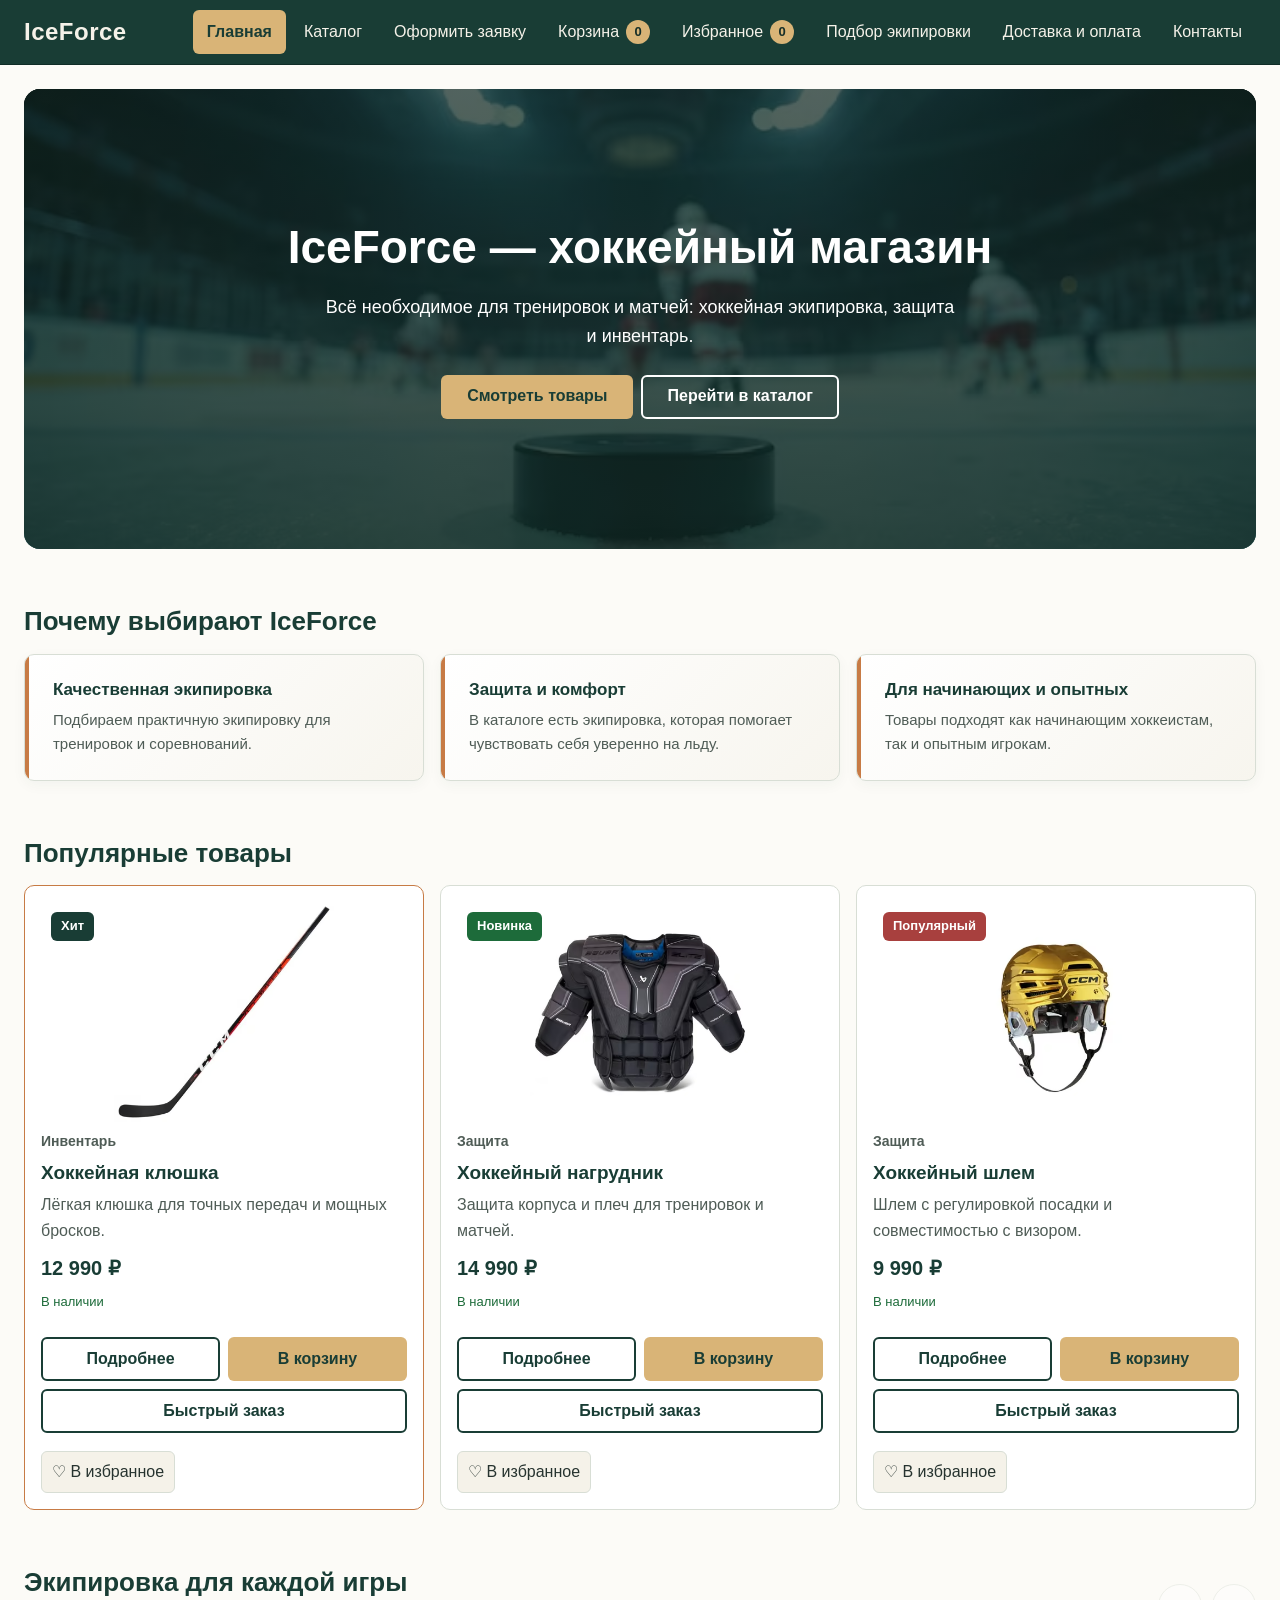
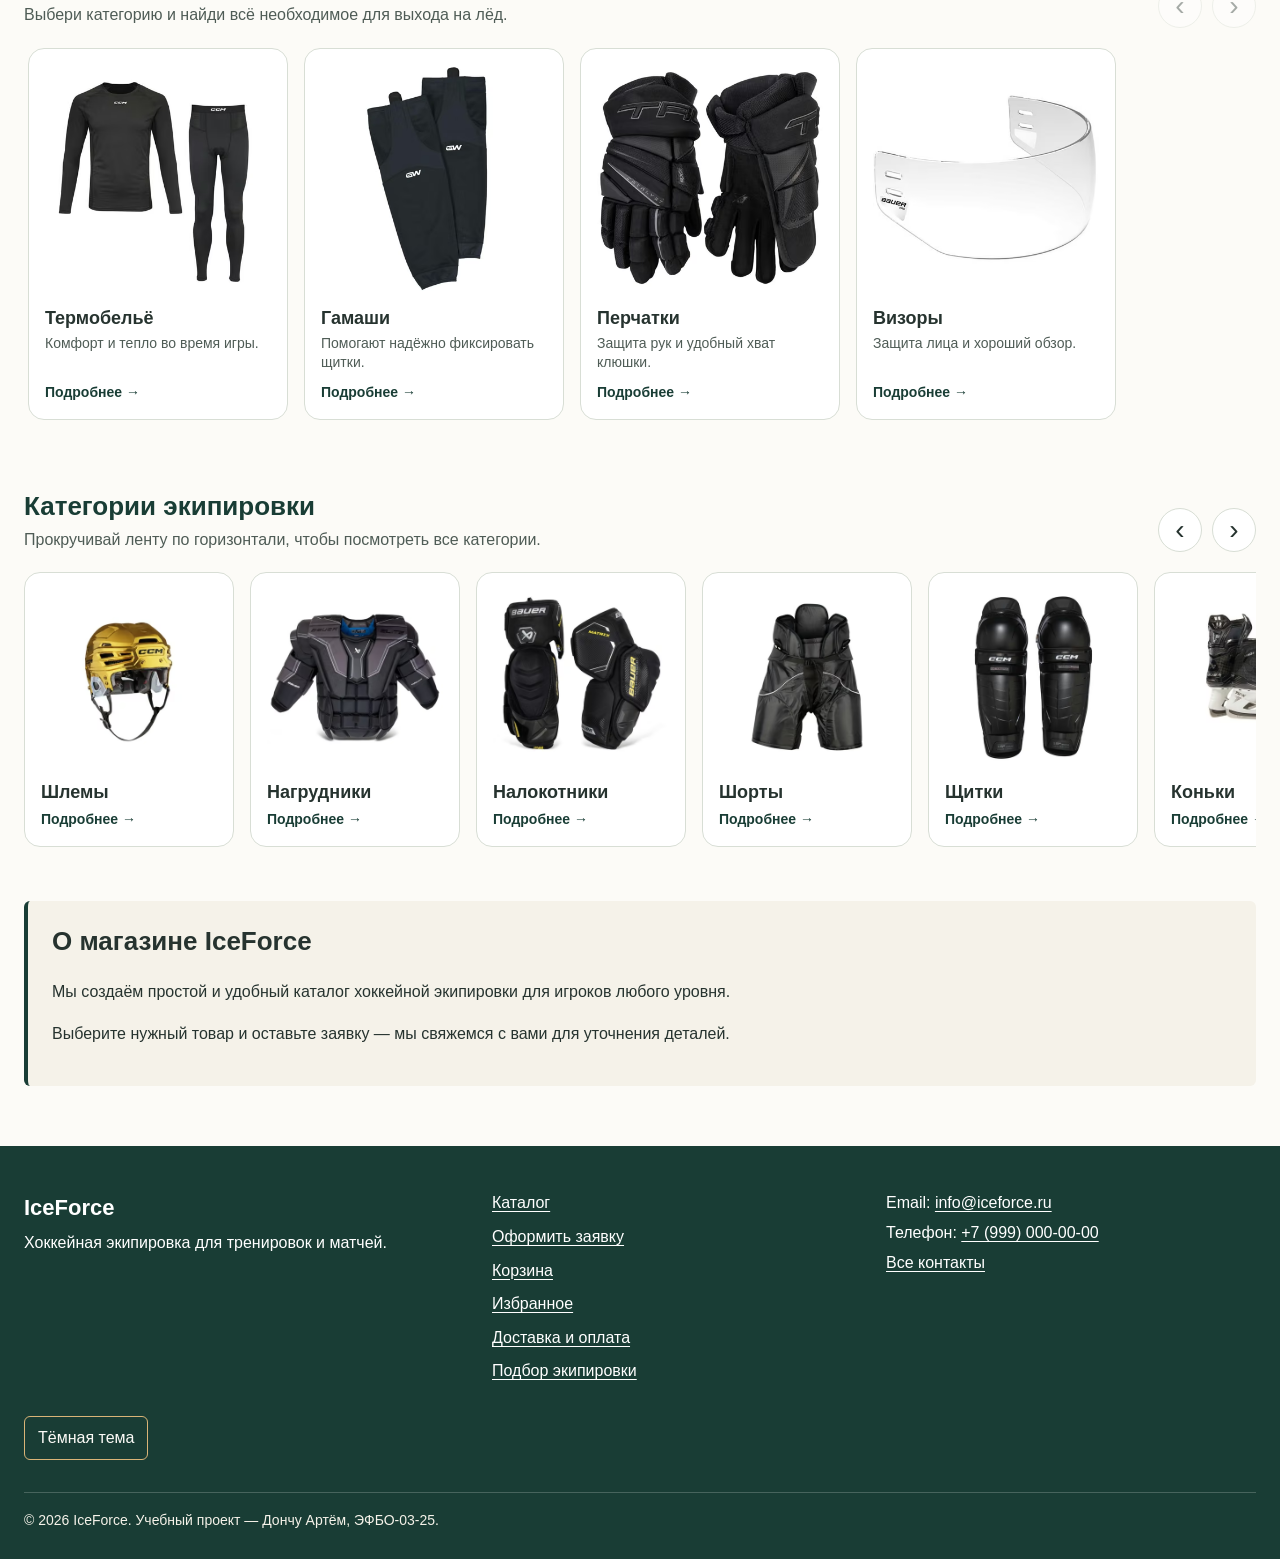
<file: index.html>
<!DOCTYPE html>
<html lang="ru">
<head>
  <meta charset="UTF-8">
  <meta name="viewport" content="width=device-width, initial-scale=1.0">
  <meta name="description" content="IceForce — учебный интернет-магазин хоккейной экипировки: защита, инвентарь и одежда для тренировок и матчей.">
  <meta name="theme-color" content="#193d35">
  <title>IceForce — хоккейный магазин</title>
  <link rel="stylesheet" href="css/style.css">
  <link rel="stylesheet" href="css/responsive.css">
  <script>document.documentElement.classList.add('js');</script>
  <script src="js/data.js" defer></script>
  <script src="js/validation.js" defer></script>
  <script src="js/cart.js" defer></script>
  <script src="js/catalog.js" defer></script>
  <script src="js/product.js" defer></script>
  <script src="js/modal.js" defer></script>
  <script src="js/main.js" defer></script>
</head>
<body>

<a class="skip-link" href="#main">Перейти к основному содержимому</a>

<header class="site-header">
  <div class="site-header__inner container">
    <a class="site-header__logo" href="index.html">IceForce</a>

    <button class="site-header__menu-button" type="button" aria-expanded="false" aria-controls="site-nav">
      <span class="site-header__menu-icon" aria-hidden="true"></span>
      Меню
    </button>

    <nav class="site-nav" id="site-nav" aria-label="Основная навигация">
      <ul class="site-nav__list">
        <li><a class="site-nav__link site-nav__link--active" href="index.html" aria-current="page">Главная</a></li>
        <li><a class="site-nav__link" href="catalog.html">Каталог</a></li>
        <li><a class="site-nav__link" href="order.html">Оформить заявку</a></li>
        <li><a class="site-nav__link" href="cart.html">Корзина <span class="cart-counter" aria-label="Товаров в корзине">0</span></a></li>
        <li><a class="site-nav__link" href="favorites.html">Избранное <span class="favorites-counter" aria-label="Товаров в избранном">0</span></a></li>
        <li><a class="site-nav__link" href="size-guide.html">Подбор экипировки</a></li>
        <li><a class="site-nav__link" href="delivery.html">Доставка и оплата</a></li>
        <li><a class="site-nav__link" href="contacts.html">Контакты</a></li>
      </ul>
    </nav>
  </div>
</header>

<main id="main" tabindex="-1">
  <div class="container">

    <section class="hero" aria-labelledby="hero-title">
      <picture class="hero__media">
        <source type="image/avif" srcset="images/hero-480.avif 480w, images/hero-740.avif 740w" sizes="100vw">
        <source type="image/webp" srcset="images/hero-480.webp 480w, images/hero-740.webp 740w" sizes="100vw">
        <img src="images/hero-740.jpg" srcset="images/hero-480.jpg 480w, images/hero-740.jpg 740w" sizes="100vw" width="740" height="422" alt="" fetchpriority="high">
      </picture>
      <div class="hero__content">
        <h1 class="hero__title" id="hero-title">IceForce — хоккейный магазин</h1>
        <p class="hero__text">
          Всё необходимое для тренировок и матчей:
          хоккейная экипировка, защита и инвентарь.
        </p>
        <div class="hero__actions">
          <a class="button button--primary" href="#popular">Смотреть товары</a>
          <a class="button button--light" href="catalog.html">Перейти в каталог</a>
        </div>
      </div>
    </section>

    <section class="section advantages" id="advantages" aria-labelledby="advantages-title">
      <h2 class="section-title" id="advantages-title">Почему выбирают IceForce</h2>
      <div class="advantages__grid">
        <article class="advantage">
          <h3 class="advantage__title">Качественная экипировка</h3>
          <p class="advantage__text">Подбираем практичную экипировку для тренировок и соревнований.</p>
        </article>
        <article class="advantage">
          <h3 class="advantage__title">Защита и комфорт</h3>
          <p class="advantage__text">В каталоге есть экипировка, которая помогает чувствовать себя уверенно на льду.</p>
        </article>
        <article class="advantage">
          <h3 class="advantage__title">Для начинающих и опытных</h3>
          <p class="advantage__text">Товары подходят как начинающим хоккеистам, так и опытным игрокам.</p>
        </article>
      </div>
    </section>

    <section class="section popular" id="popular" aria-labelledby="popular-title">
      <h2 class="section-title" id="popular-title">Популярные товары</h2>
      <ul class="products-grid products-grid--popular">
        <li>
          <article class="product-card product-card--featured" data-category="equipment" data-price="12990" data-name="Хоккейная клюшка">
            <div class="product-card__image-wrapper">
              <span class="product-card__badge">Хит</span>
              <picture>
                <source type="image/avif" srcset="images/hockey-stick-400.avif 400w, images/hockey-stick-800.avif 800w" sizes="(min-width: 1280px) 370px, (min-width: 768px) 28vw, 88vw">
                <source type="image/webp" srcset="images/hockey-stick-400.webp 400w, images/hockey-stick-800.webp 800w" sizes="(min-width: 1280px) 370px, (min-width: 768px) 28vw, 88vw">
                <img class="product-card__image" src="images/hockey-stick-800.jpg" srcset="images/hockey-stick-400.jpg 400w, images/hockey-stick-800.jpg 800w" sizes="(min-width: 1280px) 370px, (min-width: 768px) 28vw, 88vw" width="800" height="800" alt="Композитная хоккейная клюшка с чёрно-красным древком" decoding="async">
              </picture>
            </div>
            <p class="product-card__category">Инвентарь</p>
            <h3 class="product-card__title"><a class="product-card__link" href="product.html?id=stick">Хоккейная клюшка</a></h3>
            <p class="product-card__description">Лёгкая клюшка для точных передач и мощных бросков.</p>
            <p class="product-card__price">12 990 ₽</p>
            <div class="product-card__actions">
              <a class="button button--secondary" href="product.html?id=stick">Подробнее<span class="visually-hidden"> о товаре «Хоккейная клюшка»</span></a>
              <button class="button button--primary product-card__button" type="button" data-order-product="stick">Заказать<span class="visually-hidden"> «Хоккейная клюшка»</span></button>
            </div>
          </article>
        </li>
        <li>
          <article class="product-card" data-category="protection" data-price="14990" data-name="Хоккейный нагрудник">
            <div class="product-card__image-wrapper">
              <span class="product-card__badge product-card__badge--new">Новинка</span>
              <picture>
                <source type="image/avif" srcset="images/hockey-chest-400.avif 400w, images/hockey-chest-800.avif 800w" sizes="(min-width: 1280px) 370px, (min-width: 768px) 28vw, (min-width: 480px) 42vw, 82vw">
                <source type="image/webp" srcset="images/hockey-chest-400.webp 400w, images/hockey-chest-800.webp 800w" sizes="(min-width: 1280px) 370px, (min-width: 768px) 28vw, (min-width: 480px) 42vw, 82vw">
                <img class="product-card__image" src="images/hockey-chest-800.jpg" srcset="images/hockey-chest-400.jpg 400w, images/hockey-chest-800.jpg 800w" sizes="(min-width: 1280px) 370px, (min-width: 768px) 28vw, (min-width: 480px) 42vw, 82vw" width="800" height="800" alt="Чёрно-серый хоккейный нагрудник с усиленными плечами" decoding="async">
              </picture>
            </div>
            <p class="product-card__category">Защита</p>
            <h3 class="product-card__title"><a class="product-card__link" href="product.html?id=chest">Хоккейный нагрудник</a></h3>
            <p class="product-card__description">Защита корпуса и плеч для тренировок и матчей.</p>
            <p class="product-card__price">14 990 ₽</p>
            <div class="product-card__actions">
              <a class="button button--secondary" href="product.html?id=chest">Подробнее<span class="visually-hidden"> о товаре «Хоккейный нагрудник»</span></a>
              <button class="button button--primary product-card__button" type="button" data-order-product="chest">Заказать<span class="visually-hidden"> «Хоккейный нагрудник»</span></button>
            </div>
          </article>
        </li>
        <li>
          <article class="product-card" data-category="protection" data-price="9990" data-name="Хоккейный шлем">
            <div class="product-card__image-wrapper">
              <span class="product-card__badge product-card__badge--discount">Популярный</span>
              <picture>
                <source type="image/avif" srcset="images/hockey-helmet-400.avif 400w, images/hockey-helmet-800.avif 800w" sizes="(min-width: 1280px) 370px, (min-width: 768px) 28vw, (min-width: 480px) 42vw, 82vw">
                <source type="image/webp" srcset="images/hockey-helmet-400.webp 400w, images/hockey-helmet-800.webp 800w" sizes="(min-width: 1280px) 370px, (min-width: 768px) 28vw, (min-width: 480px) 42vw, 82vw">
                <img class="product-card__image" src="images/hockey-helmet-800.jpg" srcset="images/hockey-helmet-400.jpg 400w, images/hockey-helmet-800.jpg 800w" sizes="(min-width: 1280px) 370px, (min-width: 768px) 28vw, (min-width: 480px) 42vw, 82vw" width="800" height="800" alt="Золотистый хоккейный шлем с белыми внутренними вставками" decoding="async">
              </picture>
            </div>
            <p class="product-card__category">Защита</p>
            <h3 class="product-card__title"><a class="product-card__link" href="product.html?id=helmet">Хоккейный шлем</a></h3>
            <p class="product-card__description">Шлем с регулировкой посадки и совместимостью с визором.</p>
            <p class="product-card__price">9 990 ₽</p>
            <div class="product-card__actions">
              <a class="button button--secondary" href="product.html?id=helmet">Подробнее<span class="visually-hidden"> о товаре «Хоккейный шлем»</span></a>
              <button class="button button--primary product-card__button" type="button" data-order-product="helmet">Заказать<span class="visually-hidden"> «Хоккейный шлем»</span></button>
            </div>
          </article>
        </li>
      </ul>
    </section>

    <section class="section category-featured" aria-labelledby="featured-title">
      <div class="category-section__heading">
        <div>
          <h2 class="section-title" id="featured-title">Экипировка для каждой игры</h2>
          <p class="category-section__description">Выбери категорию и найди всё необходимое для выхода на лёд.</p>
        </div>
        <div class="category-carousel-controls">
          <button class="category-arrow" type="button" data-scroll-target="featured-track" data-direction="left" aria-controls="featured-track" aria-label="Прокрутить назад">‹</button>
          <button class="category-arrow" type="button" data-scroll-target="featured-track" data-direction="right" aria-controls="featured-track" aria-label="Прокрутить вперёд">›</button>
        </div>
      </div>
      <div class="category-carousel" id="featured-track" tabindex="0" role="region" aria-label="Популярные категории">
        <ul class="category-carousel__list">
          <li class="category-carousel__item">
            <a class="category-card" href="product.html?id=thermal">
              <picture>
                <source type="image/avif" srcset="images/category-thermal-400.avif 400w, images/category-thermal-800.avif 800w" sizes="(min-width: 768px) 260px, (min-width: 480px) 240px, 78vw">
                <source type="image/webp" srcset="images/category-thermal-400.webp 400w, images/category-thermal-800.webp 800w" sizes="(min-width: 768px) 260px, (min-width: 480px) 240px, 78vw">
                <img class="category-card__image" src="images/category-thermal-800.jpg" srcset="images/category-thermal-400.jpg 400w, images/category-thermal-800.jpg 800w" sizes="(min-width: 768px) 260px, (min-width: 480px) 240px, 78vw" width="800" height="800" alt="" loading="lazy" decoding="async">
              </picture>
              <div class="category-card__content">
                <h3 class="category-card__title">Термобельё</h3>
                <p class="category-card__description">Комфорт и тепло во время игры.</p>
                <span class="category-card__link">Подробнее <span aria-hidden="true">→</span></span>
              </div>
            </a>
          </li>
          <li class="category-carousel__item">
            <a class="category-card" href="product.html?id=gamashi">
              <picture>
                <source type="image/avif" srcset="images/category-gamashi-400.avif 400w, images/category-gamashi-800.avif 800w" sizes="(min-width: 768px) 260px, (min-width: 480px) 240px, 78vw">
                <source type="image/webp" srcset="images/category-gamashi-400.webp 400w, images/category-gamashi-800.webp 800w" sizes="(min-width: 768px) 260px, (min-width: 480px) 240px, 78vw">
                <img class="category-card__image" src="images/category-gamashi-800.jpg" srcset="images/category-gamashi-400.jpg 400w, images/category-gamashi-800.jpg 800w" sizes="(min-width: 768px) 260px, (min-width: 480px) 240px, 78vw" width="800" height="800" alt="" loading="lazy" decoding="async">
              </picture>
              <div class="category-card__content">
                <h3 class="category-card__title">Гамаши</h3>
                <p class="category-card__description">Помогают надёжно фиксировать щитки.</p>
                <span class="category-card__link">Подробнее <span aria-hidden="true">→</span></span>
              </div>
            </a>
          </li>
          <li class="category-carousel__item">
            <a class="category-card" href="product.html?id=gloves">
              <picture>
                <source type="image/avif" srcset="images/category-gloves-400.avif 400w, images/category-gloves-800.avif 800w" sizes="(min-width: 768px) 260px, (min-width: 480px) 240px, 78vw">
                <source type="image/webp" srcset="images/category-gloves-400.webp 400w, images/category-gloves-800.webp 800w" sizes="(min-width: 768px) 260px, (min-width: 480px) 240px, 78vw">
                <img class="category-card__image" src="images/category-gloves-800.jpg" srcset="images/category-gloves-400.jpg 400w, images/category-gloves-800.jpg 800w" sizes="(min-width: 768px) 260px, (min-width: 480px) 240px, 78vw" width="800" height="800" alt="" loading="lazy" decoding="async">
              </picture>
              <div class="category-card__content">
                <h3 class="category-card__title">Перчатки</h3>
                <p class="category-card__description">Защита рук и удобный хват клюшки.</p>
                <span class="category-card__link">Подробнее <span aria-hidden="true">→</span></span>
              </div>
            </a>
          </li>
          <li class="category-carousel__item">
            <a class="category-card" href="product.html?id=visor">
              <picture>
                <source type="image/avif" srcset="images/category-visor-400.avif 400w, images/category-visor-800.avif 800w" sizes="(min-width: 768px) 260px, (min-width: 480px) 240px, 78vw">
                <source type="image/webp" srcset="images/category-visor-400.webp 400w, images/category-visor-800.webp 800w" sizes="(min-width: 768px) 260px, (min-width: 480px) 240px, 78vw">
                <img class="category-card__image" src="images/category-visor-800.jpg" srcset="images/category-visor-400.jpg 400w, images/category-visor-800.jpg 800w" sizes="(min-width: 768px) 260px, (min-width: 480px) 240px, 78vw" width="800" height="800" alt="" loading="lazy" decoding="async">
              </picture>
              <div class="category-card__content">
                <h3 class="category-card__title">Визоры</h3>
                <p class="category-card__description">Защита лица и хороший обзор.</p>
                <span class="category-card__link">Подробнее <span aria-hidden="true">→</span></span>
              </div>
            </a>
          </li>
        </ul>
      </div>
    </section>

    <section class="section category-slider-section" aria-labelledby="all-categories-title">
      <div class="category-section__heading">
        <div>
          <h2 class="section-title" id="all-categories-title">Категории экипировки</h2>
          <p class="category-section__description">Прокручивай ленту по горизонтали, чтобы посмотреть все категории.</p>
        </div>
        <div class="category-carousel-controls">
          <button class="category-arrow" type="button" data-scroll-target="all-category-track" data-direction="left" aria-controls="all-category-track" aria-label="Прокрутить назад">‹</button>
          <button class="category-arrow" type="button" data-scroll-target="all-category-track" data-direction="right" aria-controls="all-category-track" aria-label="Прокрутить вперёд">›</button>
        </div>
      </div>
      <div class="category-carousel category-carousel--slides" id="all-category-track" tabindex="0" role="region" aria-label="Категории хоккейной экипировки">
        <ul class="category-carousel__list">
          <li class="category-carousel__item">
            <a class="category-card" href="product.html?id=helmet">
              <picture>
                <source type="image/avif" srcset="images/hockey-helmet-400.avif 400w, images/hockey-helmet-800.avif 800w" sizes="(min-width: 768px) 210px, (min-width: 480px) 190px, 62vw">
                <source type="image/webp" srcset="images/hockey-helmet-400.webp 400w, images/hockey-helmet-800.webp 800w" sizes="(min-width: 768px) 210px, (min-width: 480px) 190px, 62vw">
                <img class="category-card__image" src="images/hockey-helmet-800.jpg" srcset="images/hockey-helmet-400.jpg 400w, images/hockey-helmet-800.jpg 800w" sizes="(min-width: 768px) 210px, (min-width: 480px) 190px, 62vw" width="800" height="800" alt="" loading="lazy" decoding="async">
              </picture>
              <div class="category-card__content">
                <h3 class="category-card__title">Шлемы</h3>
                <span class="category-card__link">Подробнее <span aria-hidden="true">→</span></span>
              </div>
            </a>
          </li>
          <li class="category-carousel__item">
            <a class="category-card" href="product.html?id=chest">
              <picture>
                <source type="image/avif" srcset="images/hockey-chest-400.avif 400w, images/hockey-chest-800.avif 800w" sizes="(min-width: 768px) 210px, (min-width: 480px) 190px, 62vw">
                <source type="image/webp" srcset="images/hockey-chest-400.webp 400w, images/hockey-chest-800.webp 800w" sizes="(min-width: 768px) 210px, (min-width: 480px) 190px, 62vw">
                <img class="category-card__image" src="images/hockey-chest-800.jpg" srcset="images/hockey-chest-400.jpg 400w, images/hockey-chest-800.jpg 800w" sizes="(min-width: 768px) 210px, (min-width: 480px) 190px, 62vw" width="800" height="800" alt="" loading="lazy" decoding="async">
              </picture>
              <div class="category-card__content">
                <h3 class="category-card__title">Нагрудники</h3>
                <span class="category-card__link">Подробнее <span aria-hidden="true">→</span></span>
              </div>
            </a>
          </li>
          <li class="category-carousel__item">
            <a class="category-card" href="product.html?id=elbow">
              <picture>
                <source type="image/avif" srcset="images/category-elbow-pads-400.avif 400w, images/category-elbow-pads-800.avif 800w" sizes="(min-width: 768px) 210px, (min-width: 480px) 190px, 62vw">
                <source type="image/webp" srcset="images/category-elbow-pads-400.webp 400w, images/category-elbow-pads-800.webp 800w" sizes="(min-width: 768px) 210px, (min-width: 480px) 190px, 62vw">
                <img class="category-card__image" src="images/category-elbow-pads-800.jpg" srcset="images/category-elbow-pads-400.jpg 400w, images/category-elbow-pads-800.jpg 800w" sizes="(min-width: 768px) 210px, (min-width: 480px) 190px, 62vw" width="800" height="800" alt="" loading="lazy" decoding="async">
              </picture>
              <div class="category-card__content">
                <h3 class="category-card__title">Налокотники</h3>
                <span class="category-card__link">Подробнее <span aria-hidden="true">→</span></span>
              </div>
            </a>
          </li>
          <li class="category-carousel__item">
            <a class="category-card" href="product.html?id=shorts">
              <picture>
                <source type="image/avif" srcset="images/category-hockey-shorts-400.avif 400w, images/category-hockey-shorts-800.avif 800w" sizes="(min-width: 768px) 210px, (min-width: 480px) 190px, 62vw">
                <source type="image/webp" srcset="images/category-hockey-shorts-400.webp 400w, images/category-hockey-shorts-800.webp 800w" sizes="(min-width: 768px) 210px, (min-width: 480px) 190px, 62vw">
                <img class="category-card__image" src="images/category-hockey-shorts-800.jpg" srcset="images/category-hockey-shorts-400.jpg 400w, images/category-hockey-shorts-800.jpg 800w" sizes="(min-width: 768px) 210px, (min-width: 480px) 190px, 62vw" width="800" height="800" alt="" loading="lazy" decoding="async">
              </picture>
              <div class="category-card__content">
                <h3 class="category-card__title">Шорты</h3>
                <span class="category-card__link">Подробнее <span aria-hidden="true">→</span></span>
              </div>
            </a>
          </li>
          <li class="category-carousel__item">
            <a class="category-card" href="product.html?id=shin">
              <picture>
                <source type="image/avif" srcset="images/category-shin-guards-400.avif 400w, images/category-shin-guards-800.avif 800w" sizes="(min-width: 768px) 210px, (min-width: 480px) 190px, 62vw">
                <source type="image/webp" srcset="images/category-shin-guards-400.webp 400w, images/category-shin-guards-800.webp 800w" sizes="(min-width: 768px) 210px, (min-width: 480px) 190px, 62vw">
                <img class="category-card__image" src="images/category-shin-guards-800.jpg" srcset="images/category-shin-guards-400.jpg 400w, images/category-shin-guards-800.jpg 800w" sizes="(min-width: 768px) 210px, (min-width: 480px) 190px, 62vw" width="800" height="800" alt="" loading="lazy" decoding="async">
              </picture>
              <div class="category-card__content">
                <h3 class="category-card__title">Щитки</h3>
                <span class="category-card__link">Подробнее <span aria-hidden="true">→</span></span>
              </div>
            </a>
          </li>
          <li class="category-carousel__item">
            <a class="category-card" href="product.html?id=skates">
              <picture>
                <source type="image/avif" srcset="images/category-skates-400.avif 400w, images/category-skates-800.avif 800w" sizes="(min-width: 768px) 210px, (min-width: 480px) 190px, 62vw">
                <source type="image/webp" srcset="images/category-skates-400.webp 400w, images/category-skates-800.webp 800w" sizes="(min-width: 768px) 210px, (min-width: 480px) 190px, 62vw">
                <img class="category-card__image" src="images/category-skates-800.jpg" srcset="images/category-skates-400.jpg 400w, images/category-skates-800.jpg 800w" sizes="(min-width: 768px) 210px, (min-width: 480px) 190px, 62vw" width="800" height="800" alt="" loading="lazy" decoding="async">
              </picture>
              <div class="category-card__content">
                <h3 class="category-card__title">Коньки</h3>
                <span class="category-card__link">Подробнее <span aria-hidden="true">→</span></span>
              </div>
            </a>
          </li>
          <li class="category-carousel__item">
            <a class="category-card" href="product.html?id=stick">
              <picture>
                <source type="image/avif" srcset="images/hockey-stick-400.avif 400w, images/hockey-stick-800.avif 800w" sizes="(min-width: 768px) 210px, (min-width: 480px) 190px, 62vw">
                <source type="image/webp" srcset="images/hockey-stick-400.webp 400w, images/hockey-stick-800.webp 800w" sizes="(min-width: 768px) 210px, (min-width: 480px) 190px, 62vw">
                <img class="category-card__image" src="images/hockey-stick-800.jpg" srcset="images/hockey-stick-400.jpg 400w, images/hockey-stick-800.jpg 800w" sizes="(min-width: 768px) 210px, (min-width: 480px) 190px, 62vw" width="800" height="800" alt="" loading="lazy" decoding="async">
              </picture>
              <div class="category-card__content">
                <h3 class="category-card__title">Клюшки</h3>
                <span class="category-card__link">Подробнее <span aria-hidden="true">→</span></span>
              </div>
            </a>
          </li>
          <li class="category-carousel__item">
            <a class="category-card" href="product.html?id=jersey">
              <picture>
                <source type="image/avif" srcset="images/category-jersey-400.avif 400w, images/category-jersey-800.avif 800w" sizes="(min-width: 768px) 210px, (min-width: 480px) 190px, 62vw">
                <source type="image/webp" srcset="images/category-jersey-400.webp 400w, images/category-jersey-800.webp 800w" sizes="(min-width: 768px) 210px, (min-width: 480px) 190px, 62vw">
                <img class="category-card__image" src="images/category-jersey-800.jpg" srcset="images/category-jersey-400.jpg 400w, images/category-jersey-800.jpg 800w" sizes="(min-width: 768px) 210px, (min-width: 480px) 190px, 62vw" width="800" height="800" alt="" loading="lazy" decoding="async">
              </picture>
              <div class="category-card__content">
                <h3 class="category-card__title">Джерси</h3>
                <span class="category-card__link">Подробнее <span aria-hidden="true">→</span></span>
              </div>
            </a>
          </li>
        </ul>
      </div>
    </section>

    <section class="info-block" aria-labelledby="about-title">
      <h2 id="about-title">О магазине IceForce</h2>
      <p>Мы создаём простой и удобный каталог хоккейной экипировки для игроков любого уровня.</p>
      <p>Выберите нужный товар и оставьте заявку — мы свяжемся с вами для уточнения деталей.</p>
    </section>

  </div>
</main>

<dialog class="order-dialog" id="order-dialog" aria-labelledby="order-dialog-title">
  <div class="order-dialog__content">
    <h2 class="order-dialog__title" id="order-dialog-title">Быстрый заказ</h2>
    <button class="order-dialog__close" type="button" data-dialog-close aria-label="Закрыть окно">×</button>

    <form class="order-form" id="order-form" action="order.html" method="get" data-success="Заявка отправлена! Мы свяжемся с вами в ближайшее время.">
      <p class="order-form__note">Поля, отмеченные <span class="order-form__required" aria-hidden="true">*</span>, обязательны.</p>

      <div class="order-form__grid">
        <div class="order-form__field order-form__field--wide">
          <label class="order-form__label" for="dialog-product">Товар</label>
          <input class="order-form__input" id="dialog-product" name="product-name" type="text" readonly>
          <input type="hidden" id="dialog-product-id" name="product">
        </div>

        <div class="order-form__field">
          <label class="order-form__label" for="dialog-size">Размерная категория <span class="order-form__required" aria-hidden="true">*</span></label>
          <select class="order-form__select" id="dialog-size" name="size" required aria-describedby="dialog-size-error">
            <option value="">Выберите размер</option>
            <option value="YTH">Youth (YTH) — детский</option>
            <option value="JR">Junior (JR) — юниорский</option>
            <option value="INT">Intermediate (INT) — промежуточный</option>
            <option value="SR">Senior (SR) — взрослый</option>
          </select>
          <p class="order-form__error" id="dialog-size-error"></p>
        </div>

        <div class="order-form__field">
          <label class="order-form__label" for="dialog-name">Имя <span class="order-form__required" aria-hidden="true">*</span></label>
          <input class="order-form__input" id="dialog-name" name="name" type="text" autocomplete="name" required aria-describedby="dialog-name-error">
          <p class="order-form__error" id="dialog-name-error"></p>
        </div>

        <div class="order-form__field">
          <label class="order-form__label" for="dialog-phone">Телефон <span class="order-form__required" aria-hidden="true">*</span></label>
          <input class="order-form__input" id="dialog-phone" name="phone" type="tel" autocomplete="tel" inputmode="tel" required pattern="[0-9+()\-\s]{10,20}" aria-describedby="dialog-phone-hint dialog-phone-error">
          <p class="order-form__hint" id="dialog-phone-hint">Например: +7 999 000-00-00</p>
          <p class="order-form__error" id="dialog-phone-error"></p>
        </div>

        <div class="order-form__field">
          <label class="order-form__label" for="dialog-email">Email <span class="order-form__required" aria-hidden="true">*</span></label>
          <input class="order-form__input" id="dialog-email" name="email" type="email" autocomplete="email" required aria-describedby="dialog-email-error">
          <p class="order-form__error" id="dialog-email-error"></p>
        </div>

        <div class="order-form__field order-form__field--wide">
          <label class="order-form__label" for="dialog-comment">Комментарий</label>
          <textarea class="order-form__textarea" id="dialog-comment" name="comment" rows="3"></textarea>
        </div>

        <div class="order-form__field order-form__field--wide">
          <label class="order-form__checkbox">
            <input type="checkbox" name="agreement" required aria-describedby="dialog-agreement-error">
            <span>Я согласен на обработку персональных данных <span class="order-form__required" aria-hidden="true">*</span></span>
          </label>
          <p class="order-form__error" id="dialog-agreement-error"></p>
        </div>
      </div>

      <div class="order-form__actions">
        <button class="button button--primary" type="submit">Отправить заявку</button>
        <button class="button button--secondary" type="button" data-dialog-close>Отмена</button>
      </div>
      <p class="order-form__note">Нужно указать адрес доставки или количество? <a href="order.html" id="dialog-full-form">Откройте полную форму заявки</a>.</p>
    </form>
  </div>
</dialog>

<footer class="site-footer">
  <div class="site-footer__inner container">
    <div>
      <p class="site-footer__title">IceForce</p>
      <p>Хоккейная экипировка для тренировок и матчей.</p>
    </div>

    <nav aria-label="Дополнительная навигация">
      <ul class="site-footer__links">
        <li><a href="catalog.html">Каталог</a></li>
        <li><a href="order.html">Оформить заявку</a></li>
        <li><a href="cart.html">Корзина</a></li>
        <li><a href="favorites.html">Избранное</a></li>
        <li><a href="delivery.html">Доставка и оплата</a></li>
        <li><a href="size-guide.html">Подбор экипировки</a></li>
      </ul>
    </nav>

    <div>
      <p>Email: <a href="mailto:info@iceforce.ru">info@iceforce.ru</a></p>
      <p>Телефон: <a href="tel:+79990000000">+7 (999) 000-00-00</a></p>
      <p><a href="contacts.html">Все контакты</a></p>
    </div>

    <p><button class="theme-toggle" type="button" aria-pressed="false">Тёмная тема</button></p>

    <p class="site-footer__copyright">© 2026 IceForce. Учебный проект — Дончу Артём, ЭФБО-03-25.</p>
  </div>
</footer>

<button class="scroll-top" id="scroll-top" type="button">
  <span aria-hidden="true">↑</span> Наверх
</button>

<div class="toast" id="toast" role="status" aria-live="polite"></div>

</body>
</html>
</file>
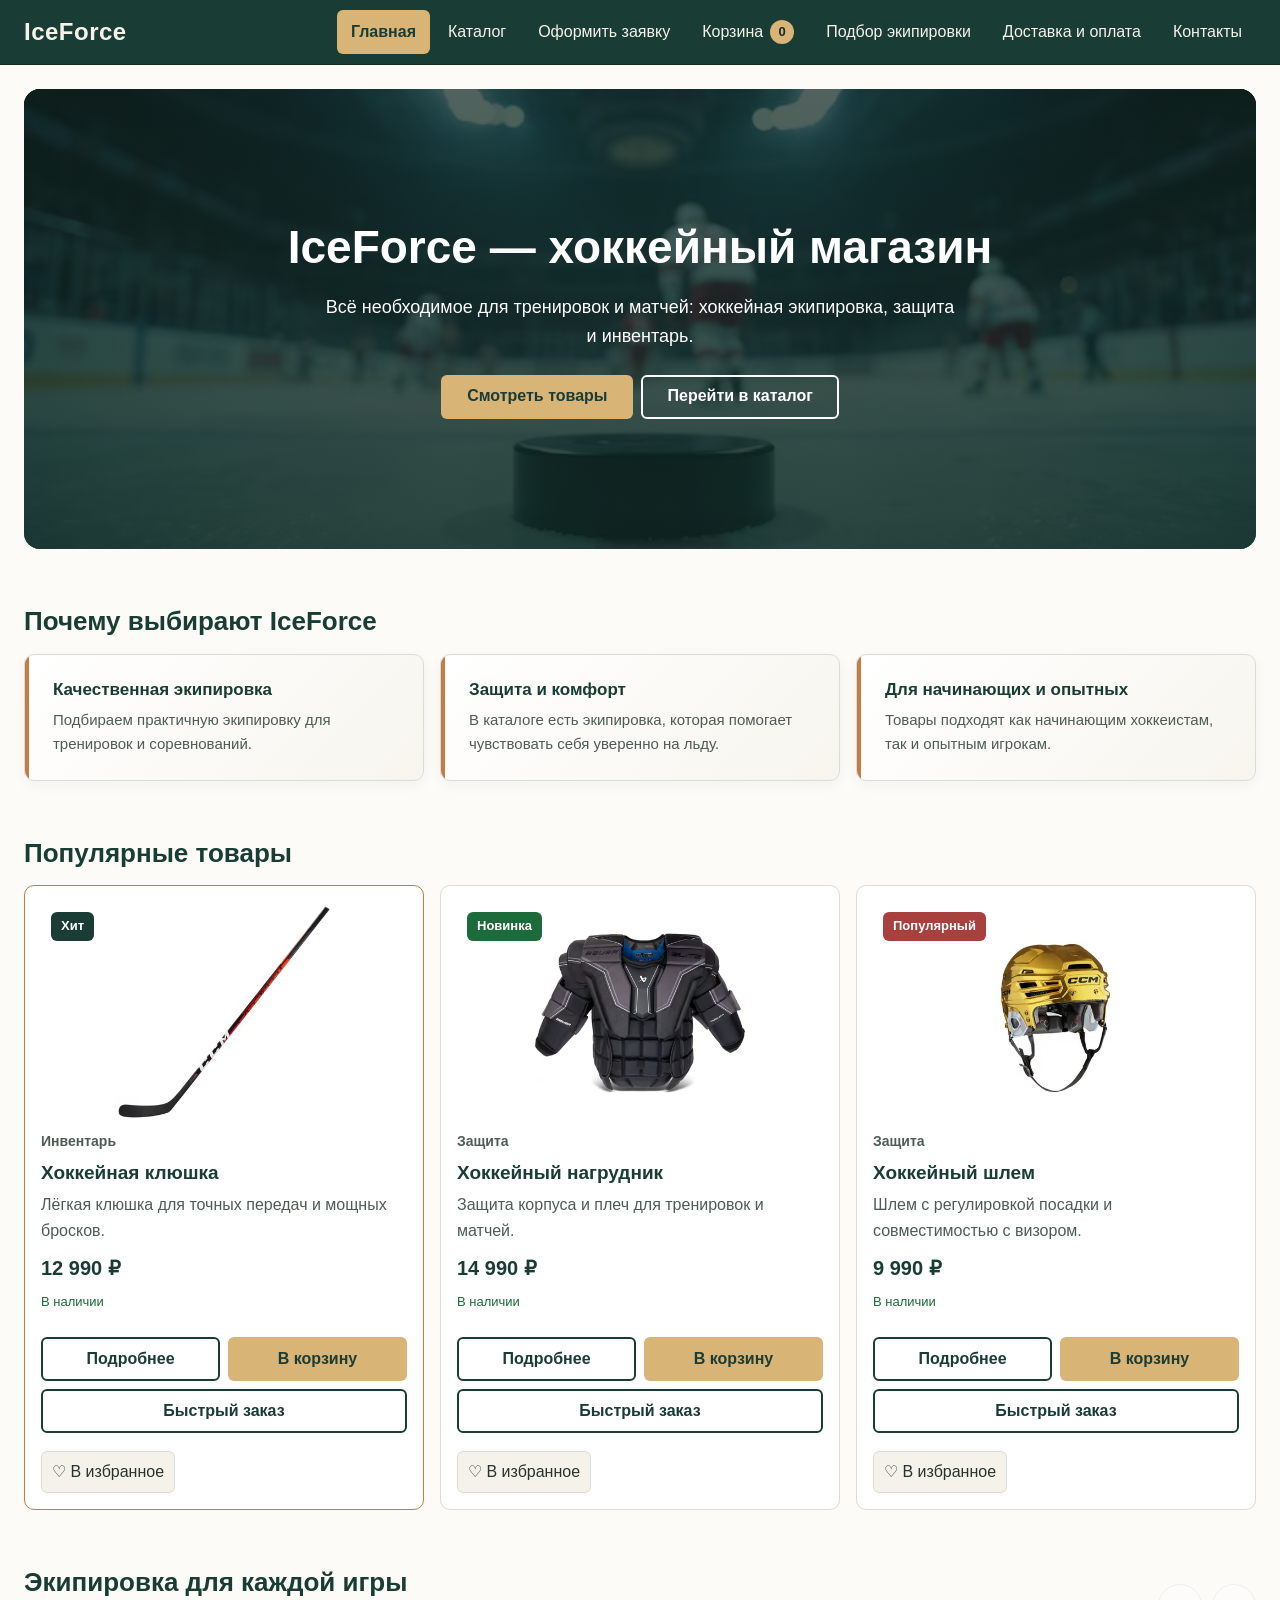
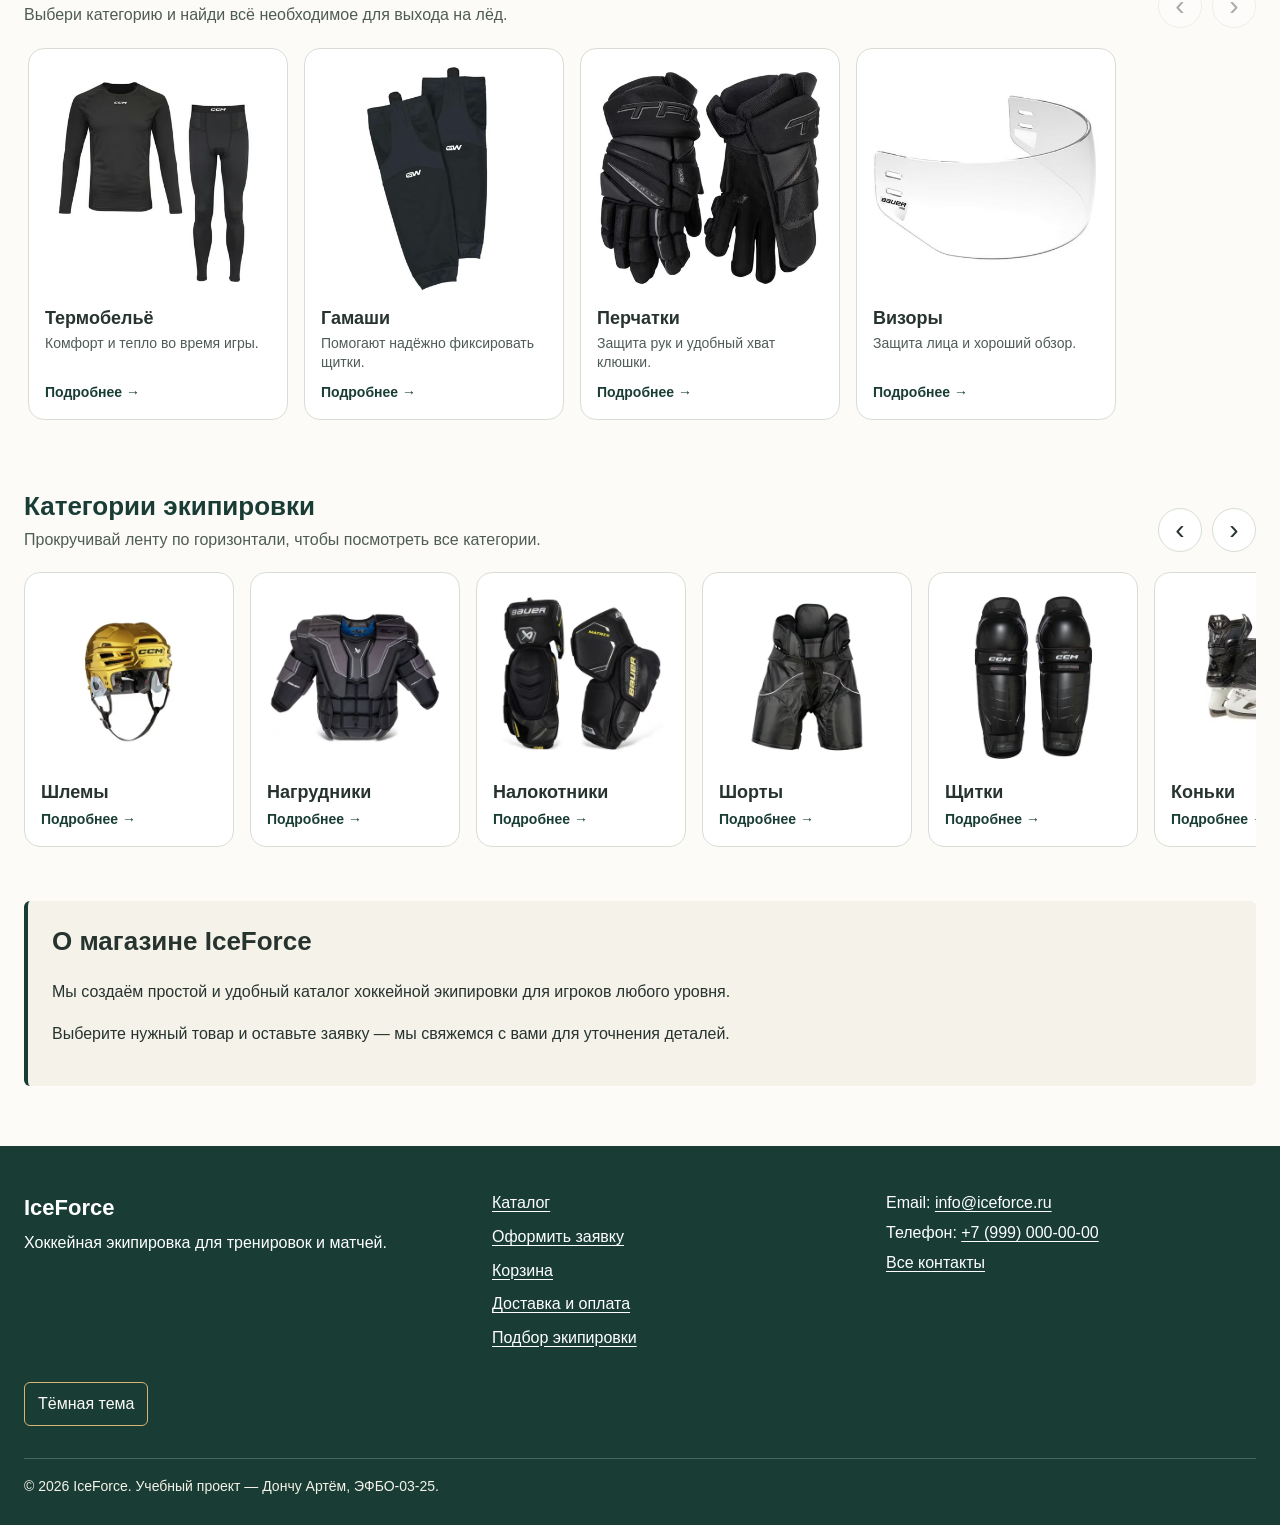
<file: kr4-js-shop/index.html>
<!DOCTYPE html>
<html lang="ru">
<head>
  <meta charset="UTF-8">
  <meta name="viewport" content="width=device-width, initial-scale=1.0">
  <meta name="description" content="IceForce — учебный интернет-магазин хоккейной экипировки: защита, инвентарь и одежда для тренировок и матчей.">
  <meta name="theme-color" content="#193d35">
  <title>IceForce — хоккейный магазин</title>
  <link rel="stylesheet" href="css/style.css">
  <link rel="stylesheet" href="css/responsive.css">
  <script>document.documentElement.classList.add('js');</script>
  <script src="js/data.js" defer></script>
  <script src="js/validation.js" defer></script>
  <script src="js/cart.js" defer></script>
  <script src="js/catalog.js" defer></script>
  <script src="js/product.js" defer></script>
  <script src="js/modal.js" defer></script>
  <script src="js/main.js" defer></script>
</head>
<body>

<a class="skip-link" href="#main">Перейти к основному содержимому</a>

<header class="site-header">
  <div class="site-header__inner container">
    <a class="site-header__logo" href="index.html">IceForce</a>

    <button class="site-header__menu-button" type="button" aria-expanded="false" aria-controls="site-nav">
      <span class="site-header__menu-icon" aria-hidden="true"></span>
      Меню
    </button>

    <nav class="site-nav" id="site-nav" aria-label="Основная навигация">
      <ul class="site-nav__list">
        <li><a class="site-nav__link site-nav__link--active" href="index.html" aria-current="page">Главная</a></li>
        <li><a class="site-nav__link" href="catalog.html">Каталог</a></li>
        <li><a class="site-nav__link" href="order.html">Оформить заявку</a></li>
        <li><a class="site-nav__link" href="cart.html">Корзина <span class="cart-counter" aria-label="Товаров в корзине">0</span></a></li>
        <li><a class="site-nav__link" href="size-guide.html">Подбор экипировки</a></li>
        <li><a class="site-nav__link" href="delivery.html">Доставка и оплата</a></li>
        <li><a class="site-nav__link" href="contacts.html">Контакты</a></li>
      </ul>
    </nav>
  </div>
</header>

<main id="main" tabindex="-1">
  <div class="container">

    <section class="hero" aria-labelledby="hero-title">
      <picture class="hero__media">
        <source type="image/avif" srcset="images/hero-480.avif 480w, images/hero-740.avif 740w" sizes="100vw">
        <source type="image/webp" srcset="images/hero-480.webp 480w, images/hero-740.webp 740w" sizes="100vw">
        <img src="images/hero-740.jpg" srcset="images/hero-480.jpg 480w, images/hero-740.jpg 740w" sizes="100vw" width="740" height="422" alt="" fetchpriority="high">
      </picture>
      <div class="hero__content">
        <h1 class="hero__title" id="hero-title">IceForce — хоккейный магазин</h1>
        <p class="hero__text">
          Всё необходимое для тренировок и матчей:
          хоккейная экипировка, защита и инвентарь.
        </p>
        <div class="hero__actions">
          <a class="button button--primary" href="#popular">Смотреть товары</a>
          <a class="button button--light" href="catalog.html">Перейти в каталог</a>
        </div>
      </div>
    </section>

    <section class="section advantages" id="advantages" aria-labelledby="advantages-title">
      <h2 class="section-title" id="advantages-title">Почему выбирают IceForce</h2>
      <div class="advantages__grid">
        <article class="advantage">
          <h3 class="advantage__title">Качественная экипировка</h3>
          <p class="advantage__text">Подбираем практичную экипировку для тренировок и соревнований.</p>
        </article>
        <article class="advantage">
          <h3 class="advantage__title">Защита и комфорт</h3>
          <p class="advantage__text">В каталоге есть экипировка, которая помогает чувствовать себя уверенно на льду.</p>
        </article>
        <article class="advantage">
          <h3 class="advantage__title">Для начинающих и опытных</h3>
          <p class="advantage__text">Товары подходят как начинающим хоккеистам, так и опытным игрокам.</p>
        </article>
      </div>
    </section>

    <section class="section popular" id="popular" aria-labelledby="popular-title">
      <h2 class="section-title" id="popular-title">Популярные товары</h2>
      <ul class="products-grid products-grid--popular">
        <li>
          <article class="product-card product-card--featured" data-category="equipment" data-price="12990" data-name="Хоккейная клюшка">
            <div class="product-card__image-wrapper">
              <span class="product-card__badge">Хит</span>
              <picture>
                <source type="image/avif" srcset="images/hockey-stick-400.avif 400w, images/hockey-stick-800.avif 800w" sizes="(min-width: 1280px) 370px, (min-width: 768px) 28vw, 88vw">
                <source type="image/webp" srcset="images/hockey-stick-400.webp 400w, images/hockey-stick-800.webp 800w" sizes="(min-width: 1280px) 370px, (min-width: 768px) 28vw, 88vw">
                <img class="product-card__image" src="images/hockey-stick-800.jpg" srcset="images/hockey-stick-400.jpg 400w, images/hockey-stick-800.jpg 800w" sizes="(min-width: 1280px) 370px, (min-width: 768px) 28vw, 88vw" width="800" height="800" alt="Композитная хоккейная клюшка с чёрно-красным древком" decoding="async">
              </picture>
            </div>
            <p class="product-card__category">Инвентарь</p>
            <h3 class="product-card__title"><a class="product-card__link" href="product.html?id=stick">Хоккейная клюшка</a></h3>
            <p class="product-card__description">Лёгкая клюшка для точных передач и мощных бросков.</p>
            <p class="product-card__price">12 990 ₽</p>
            <div class="product-card__actions">
              <a class="button button--secondary" href="product.html?id=stick">Подробнее<span class="visually-hidden"> о товаре «Хоккейная клюшка»</span></a>
              <button class="button button--primary product-card__button" type="button" data-order-product="stick">Заказать<span class="visually-hidden"> «Хоккейная клюшка»</span></button>
            </div>
          </article>
        </li>
        <li>
          <article class="product-card" data-category="protection" data-price="14990" data-name="Хоккейный нагрудник">
            <div class="product-card__image-wrapper">
              <span class="product-card__badge product-card__badge--new">Новинка</span>
              <picture>
                <source type="image/avif" srcset="images/hockey-chest-400.avif 400w, images/hockey-chest-800.avif 800w" sizes="(min-width: 1280px) 370px, (min-width: 768px) 28vw, (min-width: 480px) 42vw, 82vw">
                <source type="image/webp" srcset="images/hockey-chest-400.webp 400w, images/hockey-chest-800.webp 800w" sizes="(min-width: 1280px) 370px, (min-width: 768px) 28vw, (min-width: 480px) 42vw, 82vw">
                <img class="product-card__image" src="images/hockey-chest-800.jpg" srcset="images/hockey-chest-400.jpg 400w, images/hockey-chest-800.jpg 800w" sizes="(min-width: 1280px) 370px, (min-width: 768px) 28vw, (min-width: 480px) 42vw, 82vw" width="800" height="800" alt="Чёрно-серый хоккейный нагрудник с усиленными плечами" decoding="async">
              </picture>
            </div>
            <p class="product-card__category">Защита</p>
            <h3 class="product-card__title"><a class="product-card__link" href="product.html?id=chest">Хоккейный нагрудник</a></h3>
            <p class="product-card__description">Защита корпуса и плеч для тренировок и матчей.</p>
            <p class="product-card__price">14 990 ₽</p>
            <div class="product-card__actions">
              <a class="button button--secondary" href="product.html?id=chest">Подробнее<span class="visually-hidden"> о товаре «Хоккейный нагрудник»</span></a>
              <button class="button button--primary product-card__button" type="button" data-order-product="chest">Заказать<span class="visually-hidden"> «Хоккейный нагрудник»</span></button>
            </div>
          </article>
        </li>
        <li>
          <article class="product-card" data-category="protection" data-price="9990" data-name="Хоккейный шлем">
            <div class="product-card__image-wrapper">
              <span class="product-card__badge product-card__badge--discount">Популярный</span>
              <picture>
                <source type="image/avif" srcset="images/hockey-helmet-400.avif 400w, images/hockey-helmet-800.avif 800w" sizes="(min-width: 1280px) 370px, (min-width: 768px) 28vw, (min-width: 480px) 42vw, 82vw">
                <source type="image/webp" srcset="images/hockey-helmet-400.webp 400w, images/hockey-helmet-800.webp 800w" sizes="(min-width: 1280px) 370px, (min-width: 768px) 28vw, (min-width: 480px) 42vw, 82vw">
                <img class="product-card__image" src="images/hockey-helmet-800.jpg" srcset="images/hockey-helmet-400.jpg 400w, images/hockey-helmet-800.jpg 800w" sizes="(min-width: 1280px) 370px, (min-width: 768px) 28vw, (min-width: 480px) 42vw, 82vw" width="800" height="800" alt="Золотистый хоккейный шлем с белыми внутренними вставками" decoding="async">
              </picture>
            </div>
            <p class="product-card__category">Защита</p>
            <h3 class="product-card__title"><a class="product-card__link" href="product.html?id=helmet">Хоккейный шлем</a></h3>
            <p class="product-card__description">Шлем с регулировкой посадки и совместимостью с визором.</p>
            <p class="product-card__price">9 990 ₽</p>
            <div class="product-card__actions">
              <a class="button button--secondary" href="product.html?id=helmet">Подробнее<span class="visually-hidden"> о товаре «Хоккейный шлем»</span></a>
              <button class="button button--primary product-card__button" type="button" data-order-product="helmet">Заказать<span class="visually-hidden"> «Хоккейный шлем»</span></button>
            </div>
          </article>
        </li>
      </ul>
    </section>

    <section class="section category-featured" aria-labelledby="featured-title">
      <div class="category-section__heading">
        <div>
          <h2 class="section-title" id="featured-title">Экипировка для каждой игры</h2>
          <p class="category-section__description">Выбери категорию и найди всё необходимое для выхода на лёд.</p>
        </div>
        <div class="category-carousel-controls">
          <button class="category-arrow" type="button" data-scroll-target="featured-track" data-direction="left" aria-controls="featured-track" aria-label="Прокрутить назад">‹</button>
          <button class="category-arrow" type="button" data-scroll-target="featured-track" data-direction="right" aria-controls="featured-track" aria-label="Прокрутить вперёд">›</button>
        </div>
      </div>
      <div class="category-carousel" id="featured-track" tabindex="0" role="region" aria-label="Популярные категории">
        <ul class="category-carousel__list">
          <li class="category-carousel__item">
            <a class="category-card" href="product.html?id=thermal">
              <picture>
                <source type="image/avif" srcset="images/category-thermal-400.avif 400w, images/category-thermal-800.avif 800w" sizes="(min-width: 768px) 260px, (min-width: 480px) 240px, 78vw">
                <source type="image/webp" srcset="images/category-thermal-400.webp 400w, images/category-thermal-800.webp 800w" sizes="(min-width: 768px) 260px, (min-width: 480px) 240px, 78vw">
                <img class="category-card__image" src="images/category-thermal-800.jpg" srcset="images/category-thermal-400.jpg 400w, images/category-thermal-800.jpg 800w" sizes="(min-width: 768px) 260px, (min-width: 480px) 240px, 78vw" width="800" height="800" alt="" loading="lazy" decoding="async">
              </picture>
              <div class="category-card__content">
                <h3 class="category-card__title">Термобельё</h3>
                <p class="category-card__description">Комфорт и тепло во время игры.</p>
                <span class="category-card__link">Подробнее <span aria-hidden="true">→</span></span>
              </div>
            </a>
          </li>
          <li class="category-carousel__item">
            <a class="category-card" href="product.html?id=gamashi">
              <picture>
                <source type="image/avif" srcset="images/category-gamashi-400.avif 400w, images/category-gamashi-800.avif 800w" sizes="(min-width: 768px) 260px, (min-width: 480px) 240px, 78vw">
                <source type="image/webp" srcset="images/category-gamashi-400.webp 400w, images/category-gamashi-800.webp 800w" sizes="(min-width: 768px) 260px, (min-width: 480px) 240px, 78vw">
                <img class="category-card__image" src="images/category-gamashi-800.jpg" srcset="images/category-gamashi-400.jpg 400w, images/category-gamashi-800.jpg 800w" sizes="(min-width: 768px) 260px, (min-width: 480px) 240px, 78vw" width="800" height="800" alt="" loading="lazy" decoding="async">
              </picture>
              <div class="category-card__content">
                <h3 class="category-card__title">Гамаши</h3>
                <p class="category-card__description">Помогают надёжно фиксировать щитки.</p>
                <span class="category-card__link">Подробнее <span aria-hidden="true">→</span></span>
              </div>
            </a>
          </li>
          <li class="category-carousel__item">
            <a class="category-card" href="product.html?id=gloves">
              <picture>
                <source type="image/avif" srcset="images/category-gloves-400.avif 400w, images/category-gloves-800.avif 800w" sizes="(min-width: 768px) 260px, (min-width: 480px) 240px, 78vw">
                <source type="image/webp" srcset="images/category-gloves-400.webp 400w, images/category-gloves-800.webp 800w" sizes="(min-width: 768px) 260px, (min-width: 480px) 240px, 78vw">
                <img class="category-card__image" src="images/category-gloves-800.jpg" srcset="images/category-gloves-400.jpg 400w, images/category-gloves-800.jpg 800w" sizes="(min-width: 768px) 260px, (min-width: 480px) 240px, 78vw" width="800" height="800" alt="" loading="lazy" decoding="async">
              </picture>
              <div class="category-card__content">
                <h3 class="category-card__title">Перчатки</h3>
                <p class="category-card__description">Защита рук и удобный хват клюшки.</p>
                <span class="category-card__link">Подробнее <span aria-hidden="true">→</span></span>
              </div>
            </a>
          </li>
          <li class="category-carousel__item">
            <a class="category-card" href="product.html?id=visor">
              <picture>
                <source type="image/avif" srcset="images/category-visor-400.avif 400w, images/category-visor-800.avif 800w" sizes="(min-width: 768px) 260px, (min-width: 480px) 240px, 78vw">
                <source type="image/webp" srcset="images/category-visor-400.webp 400w, images/category-visor-800.webp 800w" sizes="(min-width: 768px) 260px, (min-width: 480px) 240px, 78vw">
                <img class="category-card__image" src="images/category-visor-800.jpg" srcset="images/category-visor-400.jpg 400w, images/category-visor-800.jpg 800w" sizes="(min-width: 768px) 260px, (min-width: 480px) 240px, 78vw" width="800" height="800" alt="" loading="lazy" decoding="async">
              </picture>
              <div class="category-card__content">
                <h3 class="category-card__title">Визоры</h3>
                <p class="category-card__description">Защита лица и хороший обзор.</p>
                <span class="category-card__link">Подробнее <span aria-hidden="true">→</span></span>
              </div>
            </a>
          </li>
        </ul>
      </div>
    </section>

    <section class="section category-slider-section" aria-labelledby="all-categories-title">
      <div class="category-section__heading">
        <div>
          <h2 class="section-title" id="all-categories-title">Категории экипировки</h2>
          <p class="category-section__description">Прокручивай ленту по горизонтали, чтобы посмотреть все категории.</p>
        </div>
        <div class="category-carousel-controls">
          <button class="category-arrow" type="button" data-scroll-target="all-category-track" data-direction="left" aria-controls="all-category-track" aria-label="Прокрутить назад">‹</button>
          <button class="category-arrow" type="button" data-scroll-target="all-category-track" data-direction="right" aria-controls="all-category-track" aria-label="Прокрутить вперёд">›</button>
        </div>
      </div>
      <div class="category-carousel category-carousel--slides" id="all-category-track" tabindex="0" role="region" aria-label="Категории хоккейной экипировки">
        <ul class="category-carousel__list">
          <li class="category-carousel__item">
            <a class="category-card" href="product.html?id=helmet">
              <picture>
                <source type="image/avif" srcset="images/hockey-helmet-400.avif 400w, images/hockey-helmet-800.avif 800w" sizes="(min-width: 768px) 210px, (min-width: 480px) 190px, 62vw">
                <source type="image/webp" srcset="images/hockey-helmet-400.webp 400w, images/hockey-helmet-800.webp 800w" sizes="(min-width: 768px) 210px, (min-width: 480px) 190px, 62vw">
                <img class="category-card__image" src="images/hockey-helmet-800.jpg" srcset="images/hockey-helmet-400.jpg 400w, images/hockey-helmet-800.jpg 800w" sizes="(min-width: 768px) 210px, (min-width: 480px) 190px, 62vw" width="800" height="800" alt="" loading="lazy" decoding="async">
              </picture>
              <div class="category-card__content">
                <h3 class="category-card__title">Шлемы</h3>
                <span class="category-card__link">Подробнее <span aria-hidden="true">→</span></span>
              </div>
            </a>
          </li>
          <li class="category-carousel__item">
            <a class="category-card" href="product.html?id=chest">
              <picture>
                <source type="image/avif" srcset="images/hockey-chest-400.avif 400w, images/hockey-chest-800.avif 800w" sizes="(min-width: 768px) 210px, (min-width: 480px) 190px, 62vw">
                <source type="image/webp" srcset="images/hockey-chest-400.webp 400w, images/hockey-chest-800.webp 800w" sizes="(min-width: 768px) 210px, (min-width: 480px) 190px, 62vw">
                <img class="category-card__image" src="images/hockey-chest-800.jpg" srcset="images/hockey-chest-400.jpg 400w, images/hockey-chest-800.jpg 800w" sizes="(min-width: 768px) 210px, (min-width: 480px) 190px, 62vw" width="800" height="800" alt="" loading="lazy" decoding="async">
              </picture>
              <div class="category-card__content">
                <h3 class="category-card__title">Нагрудники</h3>
                <span class="category-card__link">Подробнее <span aria-hidden="true">→</span></span>
              </div>
            </a>
          </li>
          <li class="category-carousel__item">
            <a class="category-card" href="product.html?id=elbow">
              <picture>
                <source type="image/avif" srcset="images/category-elbow-pads-400.avif 400w, images/category-elbow-pads-800.avif 800w" sizes="(min-width: 768px) 210px, (min-width: 480px) 190px, 62vw">
                <source type="image/webp" srcset="images/category-elbow-pads-400.webp 400w, images/category-elbow-pads-800.webp 800w" sizes="(min-width: 768px) 210px, (min-width: 480px) 190px, 62vw">
                <img class="category-card__image" src="images/category-elbow-pads-800.jpg" srcset="images/category-elbow-pads-400.jpg 400w, images/category-elbow-pads-800.jpg 800w" sizes="(min-width: 768px) 210px, (min-width: 480px) 190px, 62vw" width="800" height="800" alt="" loading="lazy" decoding="async">
              </picture>
              <div class="category-card__content">
                <h3 class="category-card__title">Налокотники</h3>
                <span class="category-card__link">Подробнее <span aria-hidden="true">→</span></span>
              </div>
            </a>
          </li>
          <li class="category-carousel__item">
            <a class="category-card" href="product.html?id=shorts">
              <picture>
                <source type="image/avif" srcset="images/category-hockey-shorts-400.avif 400w, images/category-hockey-shorts-800.avif 800w" sizes="(min-width: 768px) 210px, (min-width: 480px) 190px, 62vw">
                <source type="image/webp" srcset="images/category-hockey-shorts-400.webp 400w, images/category-hockey-shorts-800.webp 800w" sizes="(min-width: 768px) 210px, (min-width: 480px) 190px, 62vw">
                <img class="category-card__image" src="images/category-hockey-shorts-800.jpg" srcset="images/category-hockey-shorts-400.jpg 400w, images/category-hockey-shorts-800.jpg 800w" sizes="(min-width: 768px) 210px, (min-width: 480px) 190px, 62vw" width="800" height="800" alt="" loading="lazy" decoding="async">
              </picture>
              <div class="category-card__content">
                <h3 class="category-card__title">Шорты</h3>
                <span class="category-card__link">Подробнее <span aria-hidden="true">→</span></span>
              </div>
            </a>
          </li>
          <li class="category-carousel__item">
            <a class="category-card" href="product.html?id=shin">
              <picture>
                <source type="image/avif" srcset="images/category-shin-guards-400.avif 400w, images/category-shin-guards-800.avif 800w" sizes="(min-width: 768px) 210px, (min-width: 480px) 190px, 62vw">
                <source type="image/webp" srcset="images/category-shin-guards-400.webp 400w, images/category-shin-guards-800.webp 800w" sizes="(min-width: 768px) 210px, (min-width: 480px) 190px, 62vw">
                <img class="category-card__image" src="images/category-shin-guards-800.jpg" srcset="images/category-shin-guards-400.jpg 400w, images/category-shin-guards-800.jpg 800w" sizes="(min-width: 768px) 210px, (min-width: 480px) 190px, 62vw" width="800" height="800" alt="" loading="lazy" decoding="async">
              </picture>
              <div class="category-card__content">
                <h3 class="category-card__title">Щитки</h3>
                <span class="category-card__link">Подробнее <span aria-hidden="true">→</span></span>
              </div>
            </a>
          </li>
          <li class="category-carousel__item">
            <a class="category-card" href="product.html?id=skates">
              <picture>
                <source type="image/avif" srcset="images/category-skates-400.avif 400w, images/category-skates-800.avif 800w" sizes="(min-width: 768px) 210px, (min-width: 480px) 190px, 62vw">
                <source type="image/webp" srcset="images/category-skates-400.webp 400w, images/category-skates-800.webp 800w" sizes="(min-width: 768px) 210px, (min-width: 480px) 190px, 62vw">
                <img class="category-card__image" src="images/category-skates-800.jpg" srcset="images/category-skates-400.jpg 400w, images/category-skates-800.jpg 800w" sizes="(min-width: 768px) 210px, (min-width: 480px) 190px, 62vw" width="800" height="800" alt="" loading="lazy" decoding="async">
              </picture>
              <div class="category-card__content">
                <h3 class="category-card__title">Коньки</h3>
                <span class="category-card__link">Подробнее <span aria-hidden="true">→</span></span>
              </div>
            </a>
          </li>
          <li class="category-carousel__item">
            <a class="category-card" href="product.html?id=stick">
              <picture>
                <source type="image/avif" srcset="images/hockey-stick-400.avif 400w, images/hockey-stick-800.avif 800w" sizes="(min-width: 768px) 210px, (min-width: 480px) 190px, 62vw">
                <source type="image/webp" srcset="images/hockey-stick-400.webp 400w, images/hockey-stick-800.webp 800w" sizes="(min-width: 768px) 210px, (min-width: 480px) 190px, 62vw">
                <img class="category-card__image" src="images/hockey-stick-800.jpg" srcset="images/hockey-stick-400.jpg 400w, images/hockey-stick-800.jpg 800w" sizes="(min-width: 768px) 210px, (min-width: 480px) 190px, 62vw" width="800" height="800" alt="" loading="lazy" decoding="async">
              </picture>
              <div class="category-card__content">
                <h3 class="category-card__title">Клюшки</h3>
                <span class="category-card__link">Подробнее <span aria-hidden="true">→</span></span>
              </div>
            </a>
          </li>
          <li class="category-carousel__item">
            <a class="category-card" href="product.html?id=jersey">
              <picture>
                <source type="image/avif" srcset="images/category-jersey-400.avif 400w, images/category-jersey-800.avif 800w" sizes="(min-width: 768px) 210px, (min-width: 480px) 190px, 62vw">
                <source type="image/webp" srcset="images/category-jersey-400.webp 400w, images/category-jersey-800.webp 800w" sizes="(min-width: 768px) 210px, (min-width: 480px) 190px, 62vw">
                <img class="category-card__image" src="images/category-jersey-800.jpg" srcset="images/category-jersey-400.jpg 400w, images/category-jersey-800.jpg 800w" sizes="(min-width: 768px) 210px, (min-width: 480px) 190px, 62vw" width="800" height="800" alt="" loading="lazy" decoding="async">
              </picture>
              <div class="category-card__content">
                <h3 class="category-card__title">Джерси</h3>
                <span class="category-card__link">Подробнее <span aria-hidden="true">→</span></span>
              </div>
            </a>
          </li>
        </ul>
      </div>
    </section>

    <section class="info-block" aria-labelledby="about-title">
      <h2 id="about-title">О магазине IceForce</h2>
      <p>Мы создаём простой и удобный каталог хоккейной экипировки для игроков любого уровня.</p>
      <p>Выберите нужный товар и оставьте заявку — мы свяжемся с вами для уточнения деталей.</p>
    </section>

  </div>
</main>

<dialog class="order-dialog" id="order-dialog" aria-labelledby="order-dialog-title">
  <div class="order-dialog__content">
    <h2 class="order-dialog__title" id="order-dialog-title">Быстрый заказ</h2>
    <button class="order-dialog__close" type="button" data-dialog-close aria-label="Закрыть окно">×</button>

    <form class="order-form" id="order-form" action="order.html" method="get" data-success="Заявка отправлена! Мы свяжемся с вами в ближайшее время.">
      <p class="order-form__note">Поля, отмеченные <span class="order-form__required" aria-hidden="true">*</span>, обязательны.</p>

      <div class="order-form__grid">
        <div class="order-form__field order-form__field--wide">
          <label class="order-form__label" for="dialog-product">Товар</label>
          <input class="order-form__input" id="dialog-product" name="product-name" type="text" readonly>
          <input type="hidden" id="dialog-product-id" name="product">
        </div>

        <div class="order-form__field">
          <label class="order-form__label" for="dialog-size">Размерная категория <span class="order-form__required" aria-hidden="true">*</span></label>
          <select class="order-form__select" id="dialog-size" name="size" required aria-describedby="dialog-size-error">
            <option value="">Выберите размер</option>
            <option value="YTH">Youth (YTH) — детский</option>
            <option value="JR">Junior (JR) — юниорский</option>
            <option value="INT">Intermediate (INT) — промежуточный</option>
            <option value="SR">Senior (SR) — взрослый</option>
          </select>
          <p class="order-form__error" id="dialog-size-error"></p>
        </div>

        <div class="order-form__field">
          <label class="order-form__label" for="dialog-name">Имя <span class="order-form__required" aria-hidden="true">*</span></label>
          <input class="order-form__input" id="dialog-name" name="name" type="text" autocomplete="name" required aria-describedby="dialog-name-error">
          <p class="order-form__error" id="dialog-name-error"></p>
        </div>

        <div class="order-form__field">
          <label class="order-form__label" for="dialog-phone">Телефон <span class="order-form__required" aria-hidden="true">*</span></label>
          <input class="order-form__input" id="dialog-phone" name="phone" type="tel" autocomplete="tel" inputmode="tel" required pattern="[0-9+()\-\s]{10,20}" aria-describedby="dialog-phone-hint dialog-phone-error">
          <p class="order-form__hint" id="dialog-phone-hint">Например: +7 999 000-00-00</p>
          <p class="order-form__error" id="dialog-phone-error"></p>
        </div>

        <div class="order-form__field">
          <label class="order-form__label" for="dialog-email">Email <span class="order-form__required" aria-hidden="true">*</span></label>
          <input class="order-form__input" id="dialog-email" name="email" type="email" autocomplete="email" required aria-describedby="dialog-email-error">
          <p class="order-form__error" id="dialog-email-error"></p>
        </div>

        <div class="order-form__field order-form__field--wide">
          <label class="order-form__label" for="dialog-comment">Комментарий</label>
          <textarea class="order-form__textarea" id="dialog-comment" name="comment" rows="3"></textarea>
        </div>

        <div class="order-form__field order-form__field--wide">
          <label class="order-form__checkbox">
            <input type="checkbox" name="agreement" required aria-describedby="dialog-agreement-error">
            <span>Я согласен на обработку персональных данных <span class="order-form__required" aria-hidden="true">*</span></span>
          </label>
          <p class="order-form__error" id="dialog-agreement-error"></p>
        </div>
      </div>

      <div class="order-form__actions">
        <button class="button button--primary" type="submit">Отправить заявку</button>
        <button class="button button--secondary" type="button" data-dialog-close>Отмена</button>
      </div>
      <p class="order-form__note">Нужно указать адрес доставки или количество? <a href="order.html" id="dialog-full-form">Откройте полную форму заявки</a>.</p>
    </form>
  </div>
</dialog>

<footer class="site-footer">
  <div class="site-footer__inner container">
    <div>
      <p class="site-footer__title">IceForce</p>
      <p>Хоккейная экипировка для тренировок и матчей.</p>
    </div>

    <nav aria-label="Дополнительная навигация">
      <ul class="site-footer__links">
        <li><a href="catalog.html">Каталог</a></li>
        <li><a href="order.html">Оформить заявку</a></li>
        <li><a href="cart.html">Корзина</a></li>
        <li><a href="delivery.html">Доставка и оплата</a></li>
        <li><a href="size-guide.html">Подбор экипировки</a></li>
      </ul>
    </nav>

    <div>
      <p>Email: <a href="mailto:info@iceforce.ru">info@iceforce.ru</a></p>
      <p>Телефон: <a href="tel:+79990000000">+7 (999) 000-00-00</a></p>
      <p><a href="contacts.html">Все контакты</a></p>
    </div>

    <p><button class="theme-toggle" type="button" aria-pressed="false">Тёмная тема</button></p>

    <p class="site-footer__copyright">© 2026 IceForce. Учебный проект — Дончу Артём, ЭФБО-03-25.</p>
  </div>
</footer>

<button class="scroll-top" id="scroll-top" type="button">
  <span aria-hidden="true">↑</span> Наверх
</button>

<div class="toast" id="toast" role="status" aria-live="polite"></div>

</body>
</html>
</file>
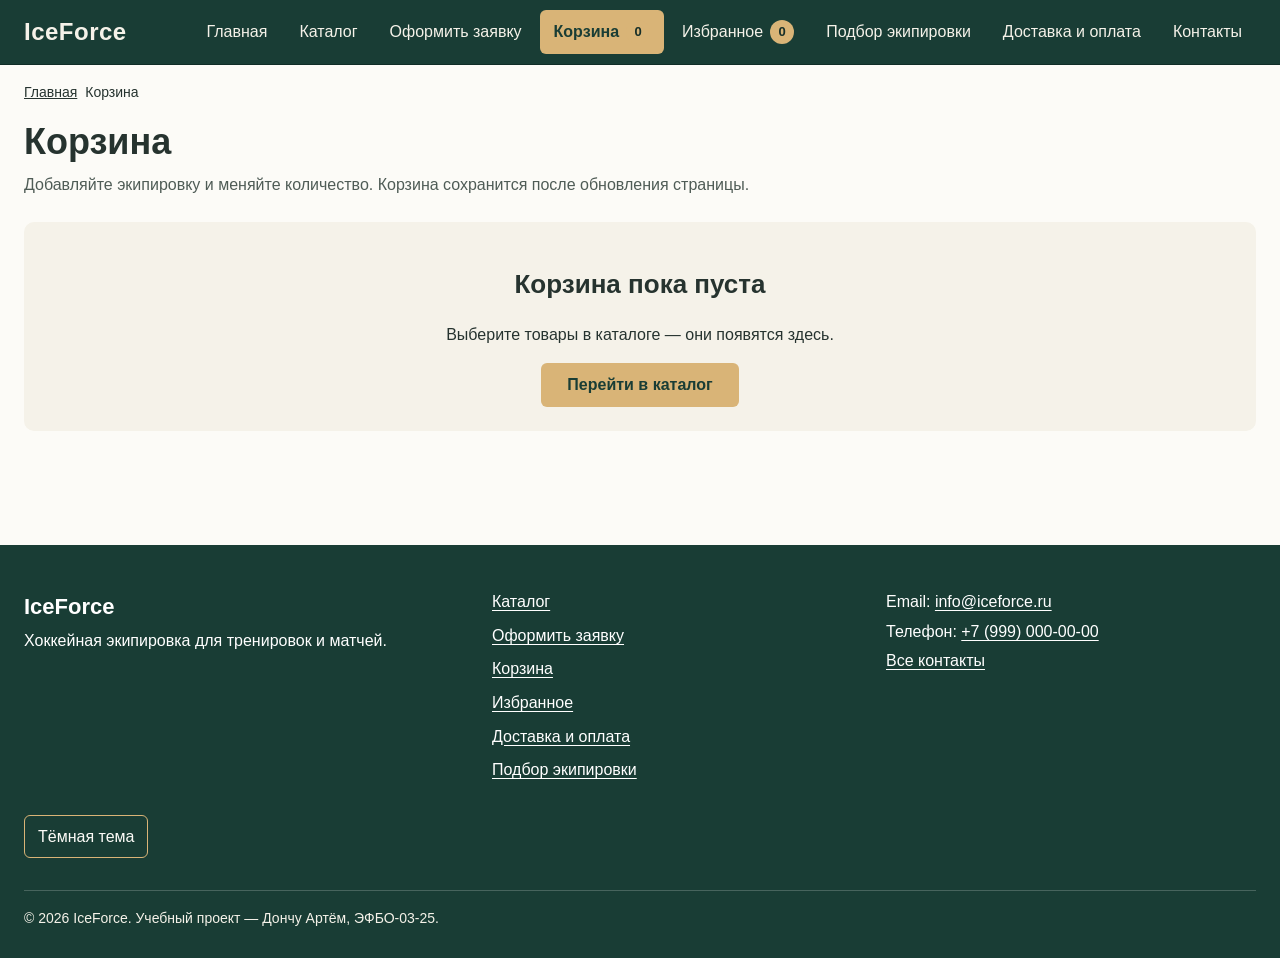
<file: cart.html>
<!DOCTYPE html>
<html lang="ru"><head><meta charset="UTF-8"><meta name="viewport" content="width=device-width, initial-scale=1.0"><meta name="description" content="Корзина хоккейного магазина IceForce — учебный JavaScript-проект."><title>Корзина — IceForce</title><link rel="stylesheet" href="css/style.css"><link rel="stylesheet" href="css/responsive.css"><script>document.documentElement.classList.add('js');</script>
<script src="js/data.js" defer></script>
<script src="js/validation.js" defer></script>
<script src="js/cart.js" defer></script>
<script src="js/catalog.js" defer></script>
<script src="js/product.js" defer></script>
<script src="js/modal.js" defer></script>
<script src="js/main.js" defer></script></head><body>
<a class="skip-link" href="#main">Перейти к основному содержимому</a>
<header class="site-header">
<div class="site-header__inner container">
<a class="site-header__logo" href="index.html">IceForce</a>
<button aria-controls="site-nav" aria-expanded="false" class="site-header__menu-button" type="button">
<span aria-hidden="true" class="site-header__menu-icon"></span>
      Меню
    </button>
<nav aria-label="Основная навигация" class="site-nav" id="site-nav">
<ul class="site-nav__list">
<li><a class="site-nav__link" href="index.html">Главная</a></li>
<li><a  class="site-nav__link " href="catalog.html">Каталог</a></li>
<li><a class="site-nav__link" href="order.html">Оформить заявку</a></li>
<li><a class="site-nav__link site-nav__link--active" href="cart.html" aria-current="page">Корзина <span aria-label="Товаров в корзине" class="cart-counter">0</span></a></li>
        <li><a class="site-nav__link" href="favorites.html">Избранное <span class="favorites-counter" aria-label="Товаров в избранном">0</span></a></li>
<li><a class="site-nav__link" href="size-guide.html">Подбор экипировки</a></li>
<li><a class="site-nav__link" href="delivery.html">Доставка и оплата</a></li>
<li><a class="site-nav__link" href="contacts.html">Контакты</a></li>
</ul>
</nav>
</div>
</header>
<main id="main" tabindex="-1"><div class="container">
<nav class="breadcrumbs" aria-label="Хлебные крошки"><ol class="breadcrumbs__list"><li><a href="index.html">Главная</a></li><li aria-current="page">Корзина</li></ol></nav>
<header class="page-intro"><h1>Корзина</h1><p>Добавляйте экипировку и меняйте количество. Корзина сохранится после обновления страницы.</p></header>
<section id="cart-empty" class="catalog-empty" aria-live="polite"><h2>Корзина пока пуста</h2><p>Выберите товары в каталоге — они появятся здесь.</p><a class="button button--primary" href="catalog.html">Перейти в каталог</a></section>
<div id="cart-content" class="cart-layout" hidden>
<section aria-labelledby="cart-items-title"><h2 class="section-title" id="cart-items-title">Ваши товары</h2><ul id="cart-items" class="cart-list"></ul></section>
<aside class="order-summary" aria-label="Сумма корзины"><h2 class="order-summary__title">Итого</h2><dl class="order-summary__list"><dt>Количество</dt><dd id="cart-quantity">0</dd><dt>Товары</dt><dd id="cart-subtotal">0 ₽</dd><dt>Скидка</dt><dd id="cart-discount">0 ₽</dd></dl><p class="order-summary__total">Итого: <span id="cart-total">0 ₽</span></p>
<form id="promo-form" class="promo-form"><label class="order-form__label" for="promo-code">Промокод</label><div class="promo-form__row"><input class="order-form__input" id="promo-code" placeholder="ICE10" autocomplete="off"><button class="button button--secondary" type="submit">Применить</button></div><p id="promo-message" role="status" aria-live="polite">Для примера используйте ICE10 (скидка 10 %).</p></form>
<p class="order-form__note">Учебный магазин: онлайн-оплата отсутствует.</p></aside></div>
<section id="cart-checkout" class="cart-checkout" aria-labelledby="cart-checkout-title" hidden><h2 class="section-title" id="cart-checkout-title">Подготовить заявку на товары</h2><p>Заполните данные для демонстрационной заявки. Никакие сведения не отправляются на сервер.</p>
<form id="cart-checkout-form" class="order-form" action="cart.html" method="get"><div class="order-form__grid">
<div class="order-form__field"><label class="order-form__label" for="checkout-name">Имя *</label><input class="order-form__input" id="checkout-name" name="name" type="text" autocomplete="name" required aria-describedby="checkout-name-error"><p id="checkout-name-error" class="order-form__error"></p></div>
<div class="order-form__field"><label class="order-form__label" for="checkout-phone">Телефон *</label><input class="order-form__input" id="checkout-phone" name="phone" type="tel" autocomplete="tel" required pattern="[0-9+()\-\s]{10,20}" aria-describedby="checkout-phone-error"><p id="checkout-phone-error" class="order-form__error"></p></div>
<div class="order-form__field order-form__field--wide"><label class="order-form__label" for="checkout-email">Email *</label><input class="order-form__input" id="checkout-email" name="email" type="email" autocomplete="email" required aria-describedby="checkout-email-error"><p id="checkout-email-error" class="order-form__error"></p></div>
</div><div class="order-form__field"><label class="order-form__checkbox"><input type="checkbox" name="agreement" required aria-describedby="checkout-agreement-error"><span>Согласен на обработку данных *</span></label><p id="checkout-agreement-error" class="order-form__error"></p></div>
<div class="order-form__actions"><button class="button button--primary" type="submit">Подготовить заявку</button></div></form></section>
<p id="cart-message" class="form-status" role="status" tabindex="-1" aria-live="polite"></p>
</div></main><footer class="site-footer">
<div class="site-footer__inner container">
<div>
<p class="site-footer__title">IceForce</p>
<p>Хоккейная экипировка для тренировок и матчей.</p>
</div>
<nav aria-label="Дополнительная навигация">
<ul class="site-footer__links">
<li><a href="catalog.html">Каталог</a></li>
<li><a href="order.html">Оформить заявку</a></li>
<li><a href="cart.html">Корзина</a></li>
        <li><a href="favorites.html">Избранное</a></li>
<li><a href="delivery.html">Доставка и оплата</a></li>
<li><a href="size-guide.html">Подбор экипировки</a></li>
</ul>
</nav>
<div>
<p>Email: <a href="mailto:info@iceforce.ru">info@iceforce.ru</a></p>
<p>Телефон: <a href="tel:+79990000000">+7 (999) 000-00-00</a></p>
<p><a href="contacts.html">Все контакты</a></p>
</div>
<p><button aria-pressed="false" class="theme-toggle" type="button">Тёмная тема</button></p>
<p class="site-footer__copyright">© 2026 IceForce. Учебный проект — Дончу Артём, ЭФБО-03-25.</p>
</div>
</footer><button class="scroll-top" id="scroll-top" type="button">
<span aria-hidden="true">↑</span> Наверх
</button><div aria-live="polite" class="toast" id="toast" role="status"></div>
</body></html>
</file>
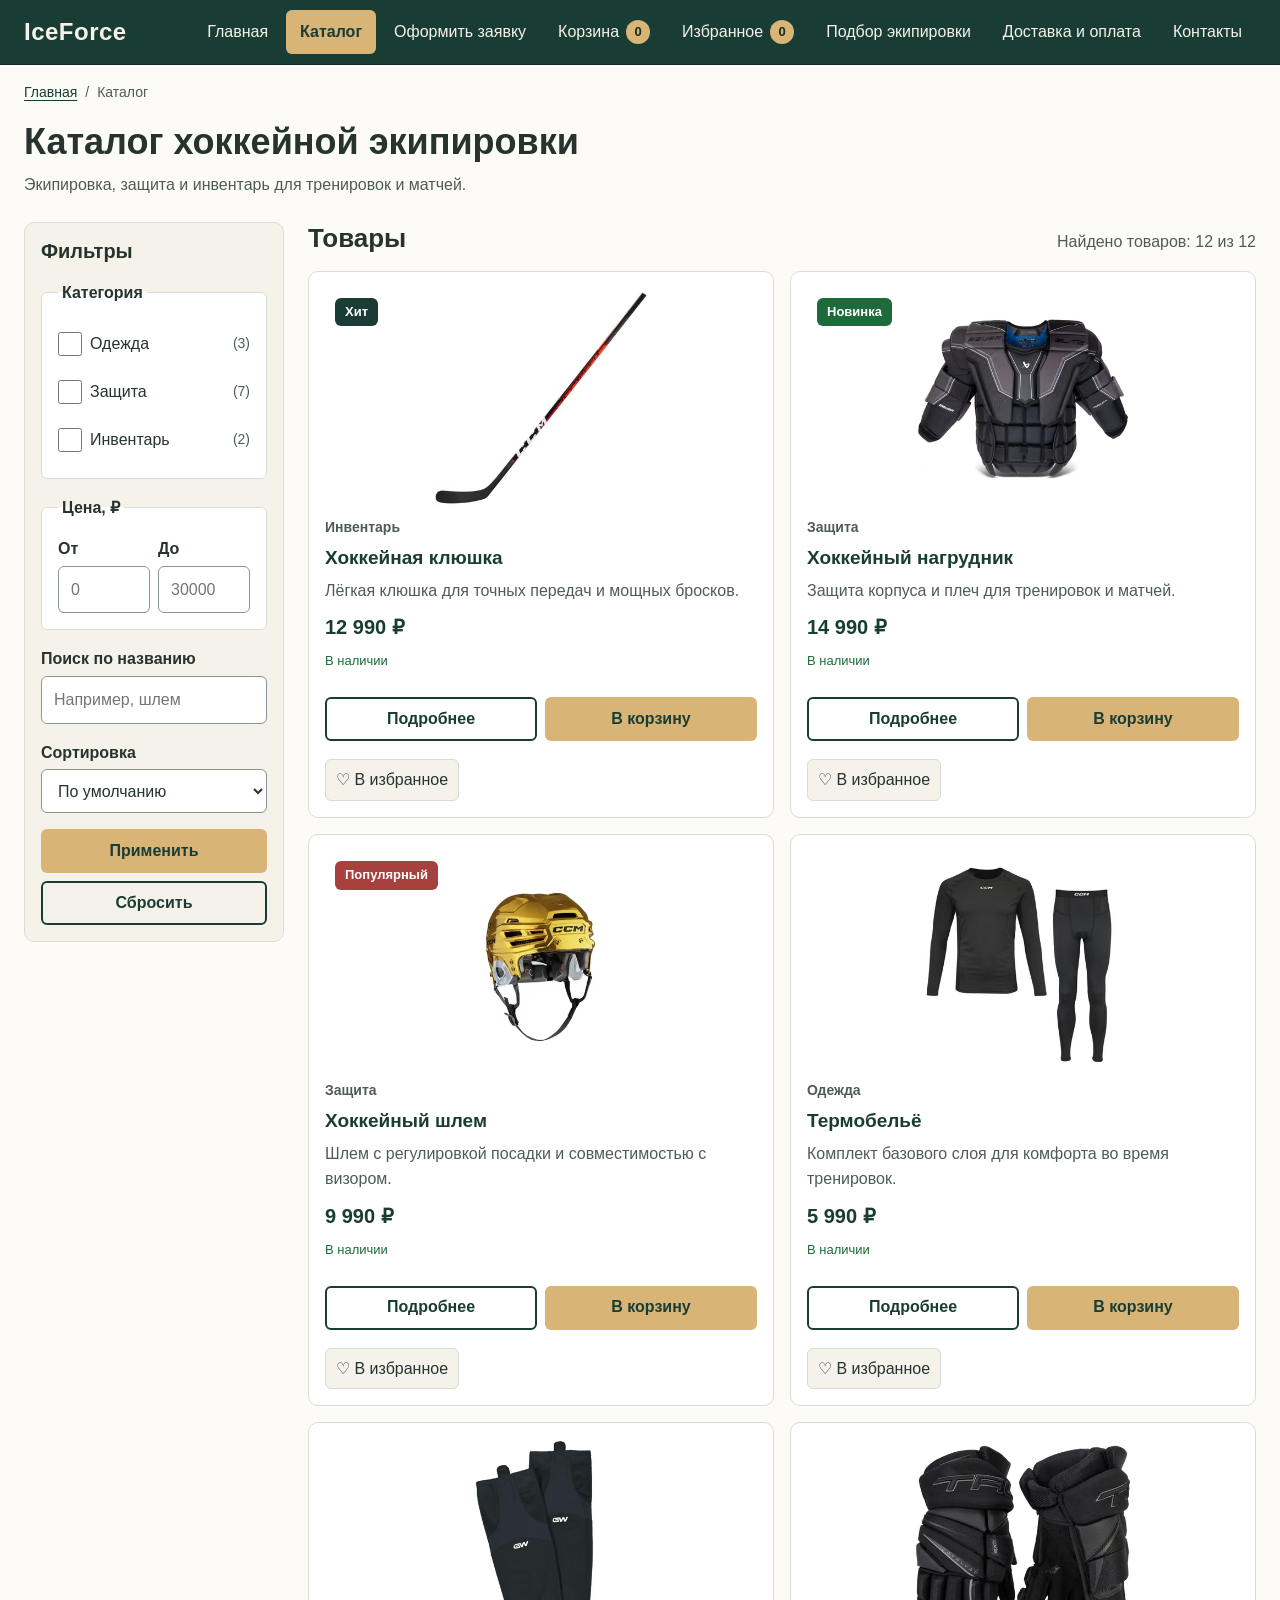
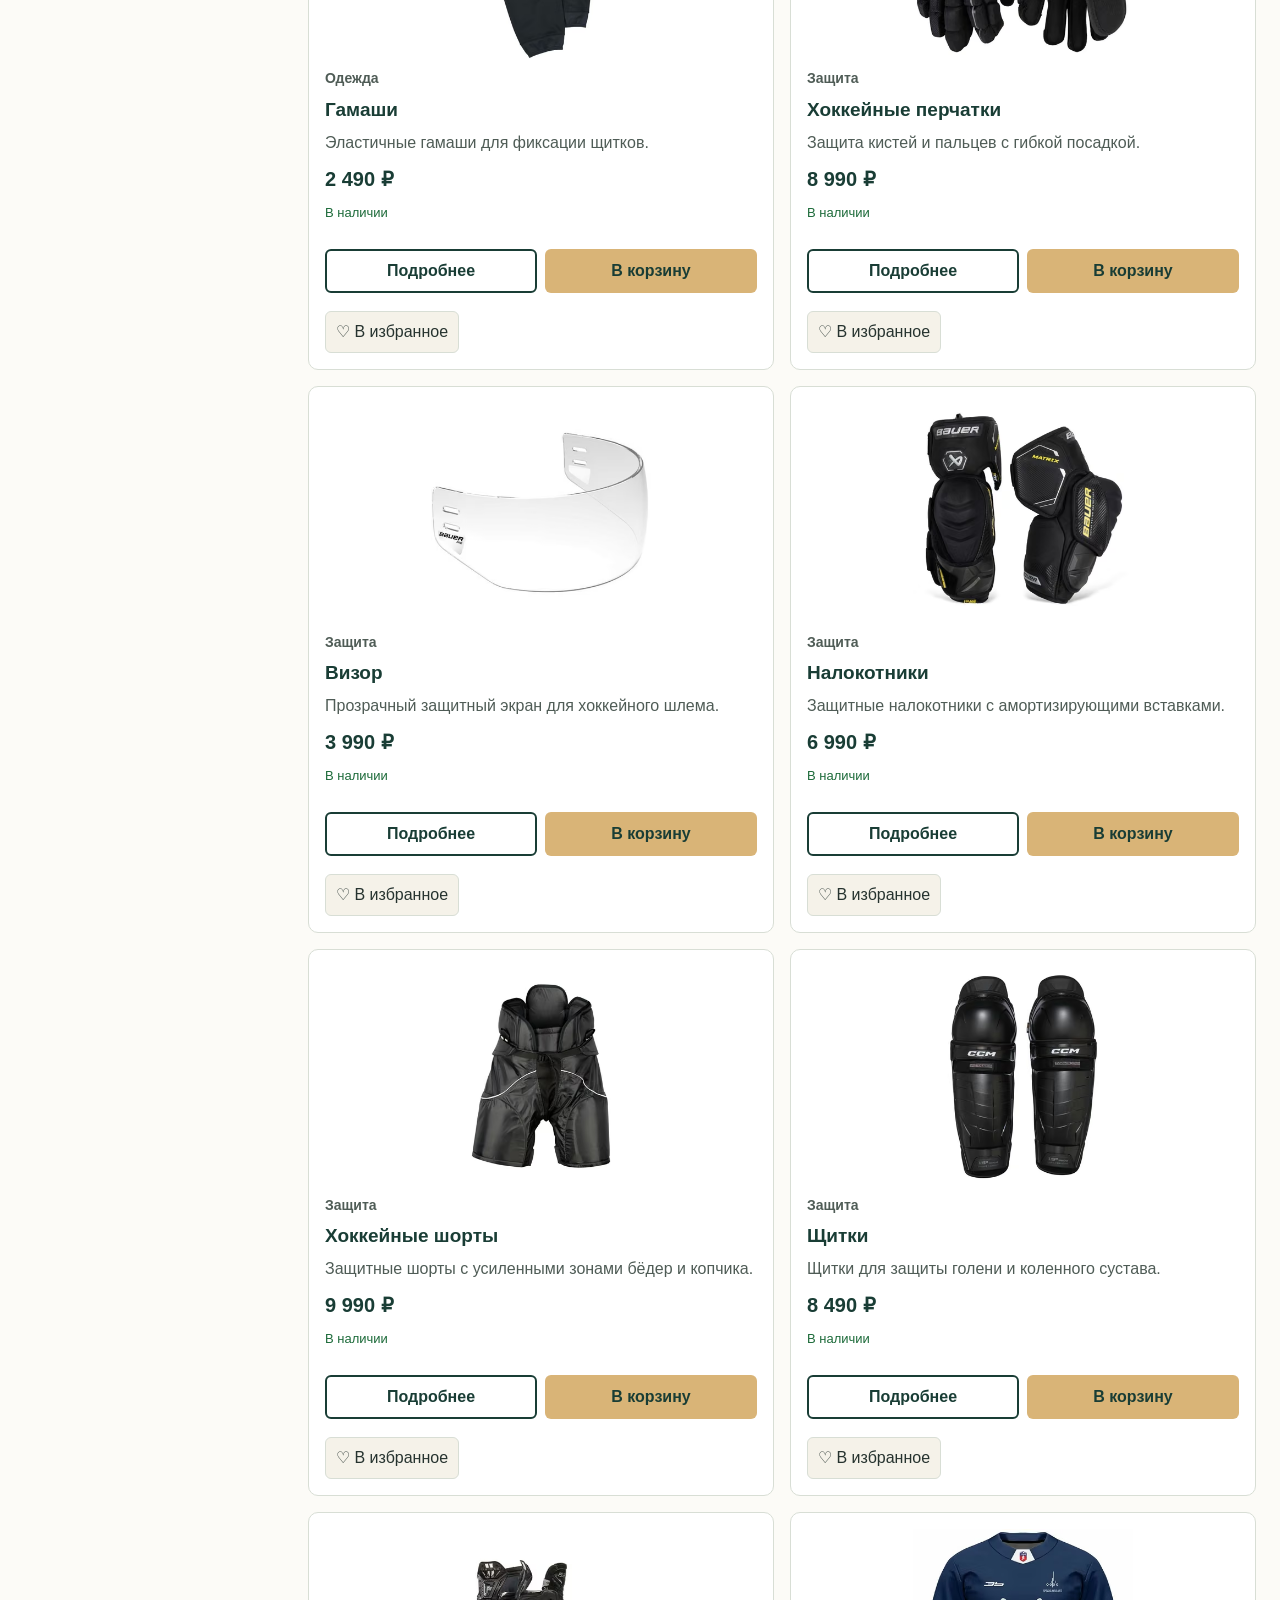
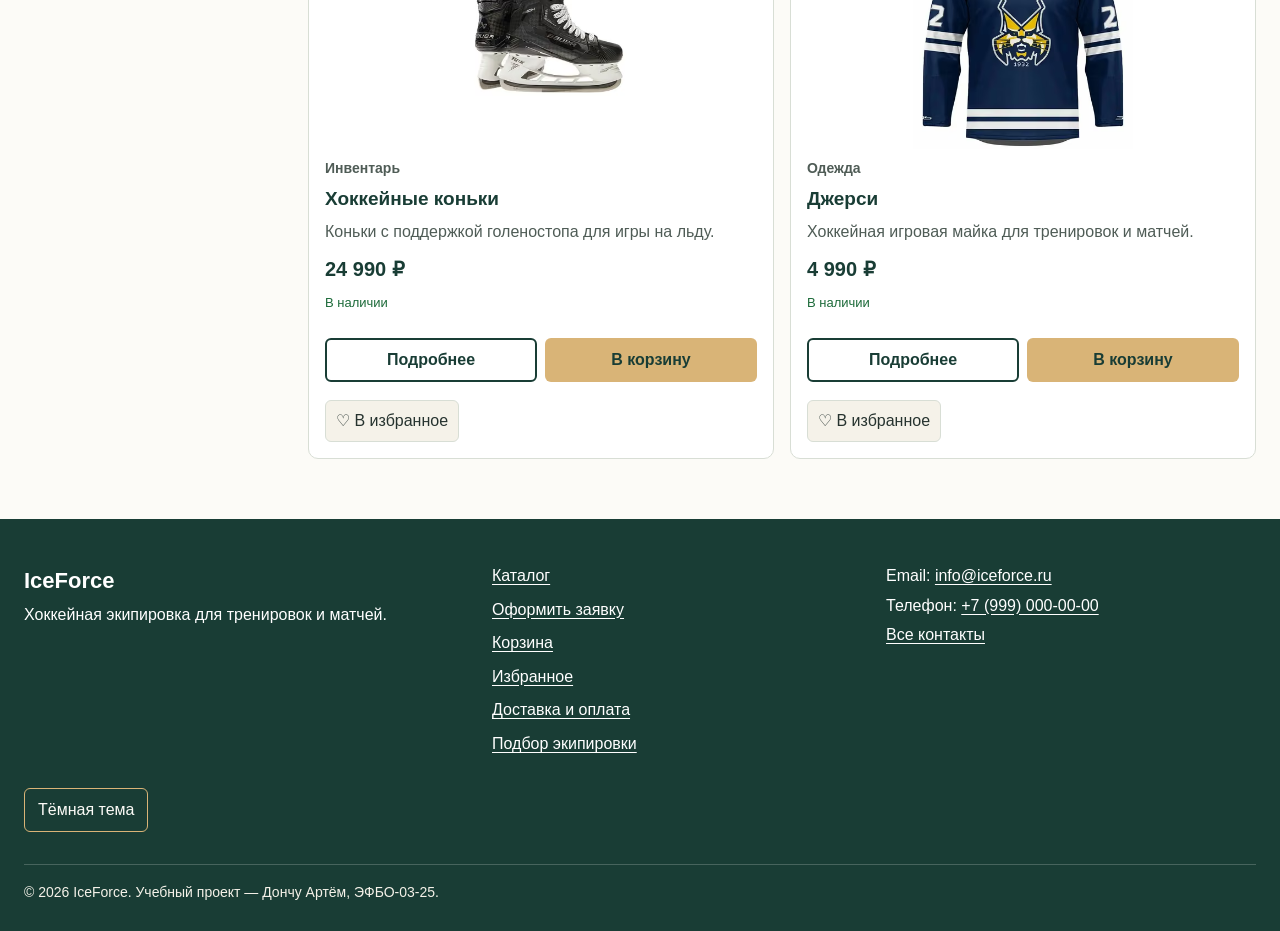
<file: catalog.html>
<!DOCTYPE html>
<html lang="ru">
<head>
  <meta charset="UTF-8">
  <meta name="viewport" content="width=device-width, initial-scale=1.0">
  <meta name="description" content="Каталог хоккейной экипировки IceForce: защита, инвентарь и одежда с фильтрами по категориям и цене.">
  <meta name="theme-color" content="#193d35">
  <title>Каталог — IceForce</title>
  <link rel="stylesheet" href="css/style.css">
  <link rel="stylesheet" href="css/responsive.css">
  <script>document.documentElement.classList.add('js');</script>
  <script src="js/data.js" defer></script>
  <script src="js/validation.js" defer></script>
  <script src="js/cart.js" defer></script>
  <script src="js/catalog.js" defer></script>
  <script src="js/product.js" defer></script>
  <script src="js/modal.js" defer></script>
  <script src="js/main.js" defer></script>
</head>
<body>

<a class="skip-link" href="#main">Перейти к основному содержимому</a>

<header class="site-header">
  <div class="site-header__inner container">
    <a class="site-header__logo" href="index.html">IceForce</a>

    <button class="site-header__menu-button" type="button" aria-expanded="false" aria-controls="site-nav">
      <span class="site-header__menu-icon" aria-hidden="true"></span>
      Меню
    </button>

    <nav class="site-nav" id="site-nav" aria-label="Основная навигация">
      <ul class="site-nav__list">
        <li><a class="site-nav__link" href="index.html">Главная</a></li>
        <li><a class="site-nav__link site-nav__link--active" href="catalog.html" aria-current="page">Каталог</a></li>
        <li><a class="site-nav__link" href="order.html">Оформить заявку</a></li>
        <li><a class="site-nav__link" href="cart.html">Корзина <span class="cart-counter" aria-label="Товаров в корзине">0</span></a></li>
        <li><a class="site-nav__link" href="favorites.html">Избранное <span class="favorites-counter" aria-label="Товаров в избранном">0</span></a></li>
        <li><a class="site-nav__link" href="size-guide.html">Подбор экипировки</a></li>
        <li><a class="site-nav__link" href="delivery.html">Доставка и оплата</a></li>
        <li><a class="site-nav__link" href="contacts.html">Контакты</a></li>
      </ul>
    </nav>
  </div>
</header>

<main id="main" tabindex="-1">
  <div class="container">
  <nav class="breadcrumbs" aria-label="Хлебные крошки">
    <ol class="breadcrumbs__list">
      <li class="breadcrumbs__item"><a class="breadcrumbs__link" href="index.html">Главная</a></li>
      <li class="breadcrumbs__item" aria-current="page">Каталог</li>
    </ol>
  </nav>

    <header class="page-intro">
      <h1>Каталог хоккейной экипировки</h1>
      <p>Экипировка, защита и инвентарь для тренировок и матчей.</p>
    </header>

    <div class="catalog-layout">
      <aside class="catalog-filters" aria-labelledby="filters-title">
        <div class="catalog-filters__header">
          <h2 class="catalog-filters__title" id="filters-title">Фильтры</h2>
          <button class="button button--secondary catalog-filters__toggle" type="button" aria-expanded="false" aria-controls="filters-form">Показать фильтры</button>
        </div>

        <form class="filters-form" id="filters-form" action="catalog.html" method="get">
          <fieldset class="filters-form__group">
            <legend class="filters-form__legend">Категория</legend>
            <label class="filters-form__option">
              <input type="checkbox" name="category" value="clothing">
              Одежда
              <span class="filters-form__count">(3)</span>
            </label>
            <label class="filters-form__option">
              <input type="checkbox" name="category" value="protection">
              Защита
              <span class="filters-form__count">(7)</span>
            </label>
            <label class="filters-form__option">
              <input type="checkbox" name="category" value="equipment">
              Инвентарь
              <span class="filters-form__count">(2)</span>
            </label>
          </fieldset>

          <fieldset class="filters-form__group">
            <legend class="filters-form__legend">Цена, ₽</legend>
            <div class="filters-form__range">
              <div class="order-form__field">
                <label class="order-form__label" for="price-from">От</label>
                <input class="order-form__input" id="price-from" name="price-from" type="number" inputmode="numeric" min="0" step="100" placeholder="0">
              </div>
              <div class="order-form__field">
                <label class="order-form__label" for="price-to">До</label>
                <input class="order-form__input" id="price-to" name="price-to" type="number" inputmode="numeric" min="0" step="100" placeholder="30000">
              </div>
            </div>
          </fieldset>

          <div class="order-form__field">
            <label class="order-form__label" for="catalog-search">Поиск по названию</label>
            <input class="order-form__input" type="search" id="catalog-search" name="search" placeholder="Например, шлем" autocomplete="off">
          </div>

          <div class="order-form__field">
            <label class="order-form__label" for="sort">Сортировка</label>
            <select class="order-form__select" id="sort" name="sort">
              <option value="default">По умолчанию</option>
              <option value="price-asc">Сначала дешевле</option>
              <option value="price-desc">Сначала дороже</option>
              <option value="name">По названию</option>
            </select>
          </div>

          <div class="filters-form__actions">
            <button class="button button--primary" type="submit">Применить</button>
            <button class="button button--secondary" type="reset">Сбросить</button>
          </div>
        </form>
      </aside>

      <section class="catalog-products" aria-labelledby="products-title">
        <div class="catalog-products__header">
          <h2 class="catalog-products__title" id="products-title">Товары</h2>
          <p class="catalog-products__count" id="products-count" aria-live="polite">Найдено товаров: 0</p>
        </div>

        <ul class="products-grid" id="products-grid">
          <!-- Карточки создаются через JavaScript в js/catalog.js -->
        </ul>

        <div class="catalog-empty" id="catalog-empty" hidden>
          <h3>Ничего не найдено</h3>
          <p>Попробуйте изменить запрос, категорию или диапазон цен.</p>
          <button class="button button--secondary" type="button" data-filters-reset>Сбросить фильтры</button>
        </div>
      </section>
    </div>
  </div>
</main>

<footer class="site-footer">
  <div class="site-footer__inner container">
    <div>
      <p class="site-footer__title">IceForce</p>
      <p>Хоккейная экипировка для тренировок и матчей.</p>
    </div>

    <nav aria-label="Дополнительная навигация">
      <ul class="site-footer__links">
        <li><a href="catalog.html">Каталог</a></li>
        <li><a href="order.html">Оформить заявку</a></li>
        <li><a href="cart.html">Корзина</a></li>
        <li><a href="favorites.html">Избранное</a></li>
        <li><a href="delivery.html">Доставка и оплата</a></li>
        <li><a href="size-guide.html">Подбор экипировки</a></li>
      </ul>
    </nav>

    <div>
      <p>Email: <a href="mailto:info@iceforce.ru">info@iceforce.ru</a></p>
      <p>Телефон: <a href="tel:+79990000000">+7 (999) 000-00-00</a></p>
      <p><a href="contacts.html">Все контакты</a></p>
    </div>

    <p><button class="theme-toggle" type="button" aria-pressed="false">Тёмная тема</button></p>

    <p class="site-footer__copyright">© 2026 IceForce. Учебный проект — Дончу Артём, ЭФБО-03-25.</p>
  </div>
</footer>

<button class="scroll-top" id="scroll-top" type="button">
  <span aria-hidden="true">↑</span> Наверх
</button>

<div class="toast" id="toast" role="status" aria-live="polite"></div>

</body>
</html>
</file>
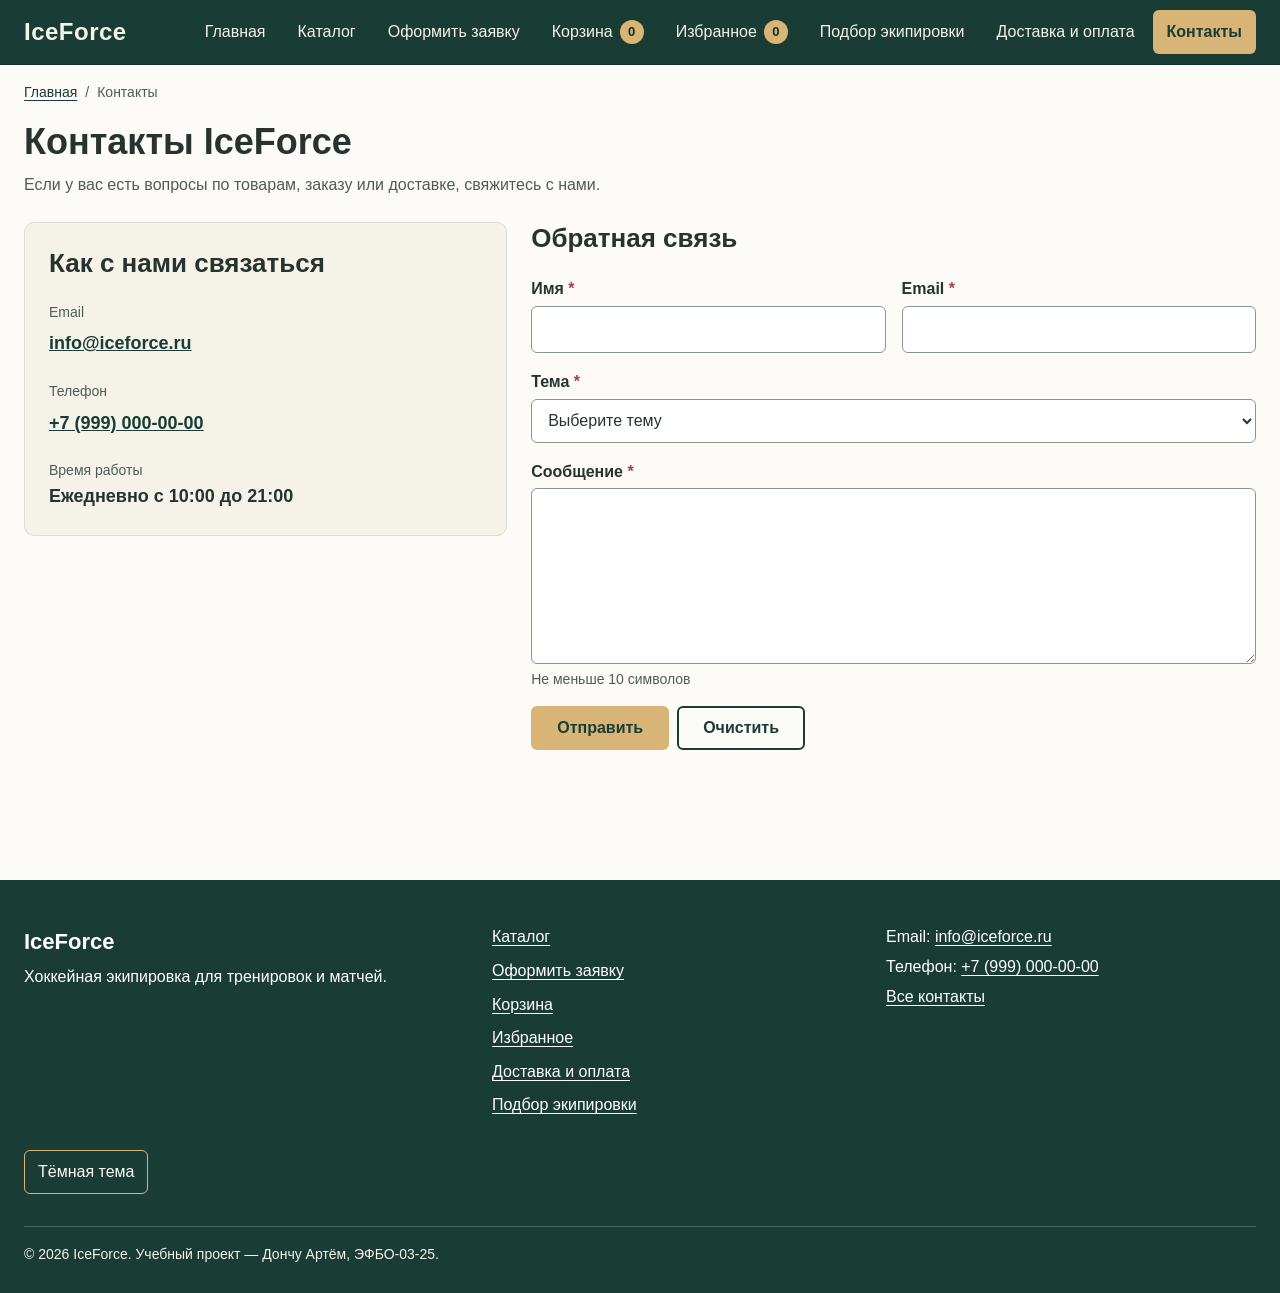
<file: contacts.html>
<!DOCTYPE html>
<html lang="ru">
<head>
  <meta charset="UTF-8">
  <meta name="viewport" content="width=device-width, initial-scale=1.0">
  <meta name="description" content="Контакты магазина IceForce и форма обратной связи.">
  <meta name="theme-color" content="#193d35">
  <title>Контакты — IceForce</title>
  <link rel="stylesheet" href="css/style.css">
  <link rel="stylesheet" href="css/responsive.css">
  <script>document.documentElement.classList.add('js');</script>
  <script src="js/data.js" defer></script>
  <script src="js/validation.js" defer></script>
  <script src="js/cart.js" defer></script>
  <script src="js/catalog.js" defer></script>
  <script src="js/product.js" defer></script>
  <script src="js/modal.js" defer></script>
  <script src="js/main.js" defer></script>
</head>
<body>

<a class="skip-link" href="#main">Перейти к основному содержимому</a>

<header class="site-header">
  <div class="site-header__inner container">
    <a class="site-header__logo" href="index.html">IceForce</a>

    <button class="site-header__menu-button" type="button" aria-expanded="false" aria-controls="site-nav">
      <span class="site-header__menu-icon" aria-hidden="true"></span>
      Меню
    </button>

    <nav class="site-nav" id="site-nav" aria-label="Основная навигация">
      <ul class="site-nav__list">
        <li><a class="site-nav__link" href="index.html">Главная</a></li>
        <li><a class="site-nav__link" href="catalog.html">Каталог</a></li>
        <li><a class="site-nav__link" href="order.html">Оформить заявку</a></li>
        <li><a class="site-nav__link" href="cart.html">Корзина <span class="cart-counter" aria-label="Товаров в корзине">0</span></a></li>
        <li><a class="site-nav__link" href="favorites.html">Избранное <span class="favorites-counter" aria-label="Товаров в избранном">0</span></a></li>
        <li><a class="site-nav__link" href="size-guide.html">Подбор экипировки</a></li>
        <li><a class="site-nav__link" href="delivery.html">Доставка и оплата</a></li>
        <li><a class="site-nav__link site-nav__link--active" href="contacts.html" aria-current="page">Контакты</a></li>
      </ul>
    </nav>
  </div>
</header>

<main id="main" tabindex="-1">
  <div class="container">
  <nav class="breadcrumbs" aria-label="Хлебные крошки">
    <ol class="breadcrumbs__list">
      <li class="breadcrumbs__item"><a class="breadcrumbs__link" href="index.html">Главная</a></li>
      <li class="breadcrumbs__item" aria-current="page">Контакты</li>
    </ol>
  </nav>

    <header class="page-intro">
      <h1>Контакты IceForce</h1>
      <p>Если у вас есть вопросы по товарам, заказу или доставке, свяжитесь с нами.</p>
    </header>

    <div class="contacts-layout">
      <section class="contacts-info" aria-labelledby="contacts-title">
        <h2 id="contacts-title">Как с нами связаться</h2>
        <dl class="contacts-info__list">
          <div>
            <dt>Email</dt>
            <dd><a href="mailto:info@iceforce.ru">info@iceforce.ru</a></dd>
          </div>
          <div>
            <dt>Телефон</dt>
            <dd><a href="tel:+79990000000">+7 (999) 000-00-00</a></dd>
          </div>
          <div>
            <dt>Время работы</dt>
            <dd>Ежедневно с 10:00 до 21:00</dd>
          </div>
        </dl>
      </section>

      <section class="feedback" aria-labelledby="feedback-title">
        <h2 id="feedback-title">Обратная связь</h2>
        <form class="order-form" id="contact-form" action="contacts.html" method="get" data-success="Сообщение отправлено! Мы ответим на email в течение дня.">
          <div class="order-form__grid">
            <div class="order-form__field">
              <label class="order-form__label" for="contact-name">Имя <span class="order-form__required" aria-hidden="true">*</span></label>
              <input class="order-form__input" id="contact-name" name="name" type="text" autocomplete="name" required aria-describedby="contact-name-error">
              <p class="order-form__error" id="contact-name-error"></p>
            </div>

            <div class="order-form__field">
              <label class="order-form__label" for="contact-email">Email <span class="order-form__required" aria-hidden="true">*</span></label>
              <input class="order-form__input" id="contact-email" name="email" type="email" autocomplete="email" required aria-describedby="contact-email-error">
              <p class="order-form__error" id="contact-email-error"></p>
            </div>

            <div class="order-form__field order-form__field--wide">
              <label class="order-form__label" for="contact-topic">Тема <span class="order-form__required" aria-hidden="true">*</span></label>
              <select class="order-form__select" id="contact-topic" name="topic" required aria-describedby="contact-topic-error">
                <option value="">Выберите тему</option>
                <option value="product">Вопрос о товаре</option>
                <option value="order">Заказ</option>
                <option value="delivery">Доставка</option>
              </select>
              <p class="order-form__error" id="contact-topic-error"></p>
            </div>

            <div class="order-form__field order-form__field--wide">
              <label class="order-form__label" for="contact-message">Сообщение <span class="order-form__required" aria-hidden="true">*</span></label>
              <textarea class="order-form__textarea" id="contact-message" name="message" rows="6" required minlength="10" aria-describedby="contact-message-hint contact-message-error"></textarea>
              <p class="order-form__hint" id="contact-message-hint">Не меньше 10 символов</p>
              <p class="order-form__error" id="contact-message-error"></p>
            </div>
          </div>

          <div class="order-form__actions">
            <button class="button button--primary" type="submit">Отправить</button>
            <button class="button button--secondary" type="reset">Очистить</button>
          </div>
        </form>
      </section>
    </div>
  </div>
</main>

<footer class="site-footer">
  <div class="site-footer__inner container">
    <div>
      <p class="site-footer__title">IceForce</p>
      <p>Хоккейная экипировка для тренировок и матчей.</p>
    </div>

    <nav aria-label="Дополнительная навигация">
      <ul class="site-footer__links">
        <li><a href="catalog.html">Каталог</a></li>
        <li><a href="order.html">Оформить заявку</a></li>
        <li><a href="cart.html">Корзина</a></li>
        <li><a href="favorites.html">Избранное</a></li>
        <li><a href="delivery.html">Доставка и оплата</a></li>
        <li><a href="size-guide.html">Подбор экипировки</a></li>
      </ul>
    </nav>

    <div>
      <p>Email: <a href="mailto:info@iceforce.ru">info@iceforce.ru</a></p>
      <p>Телефон: <a href="tel:+79990000000">+7 (999) 000-00-00</a></p>
      <p><a href="contacts.html">Все контакты</a></p>
    </div>

    <p><button class="theme-toggle" type="button" aria-pressed="false">Тёмная тема</button></p>

    <p class="site-footer__copyright">© 2026 IceForce. Учебный проект — Дончу Артём, ЭФБО-03-25.</p>
  </div>
</footer>

<button class="scroll-top" id="scroll-top" type="button">
  <span aria-hidden="true">↑</span> Наверх
</button>

<div class="toast" id="toast" role="status" aria-live="polite"></div>

</body>
</html>
</file>
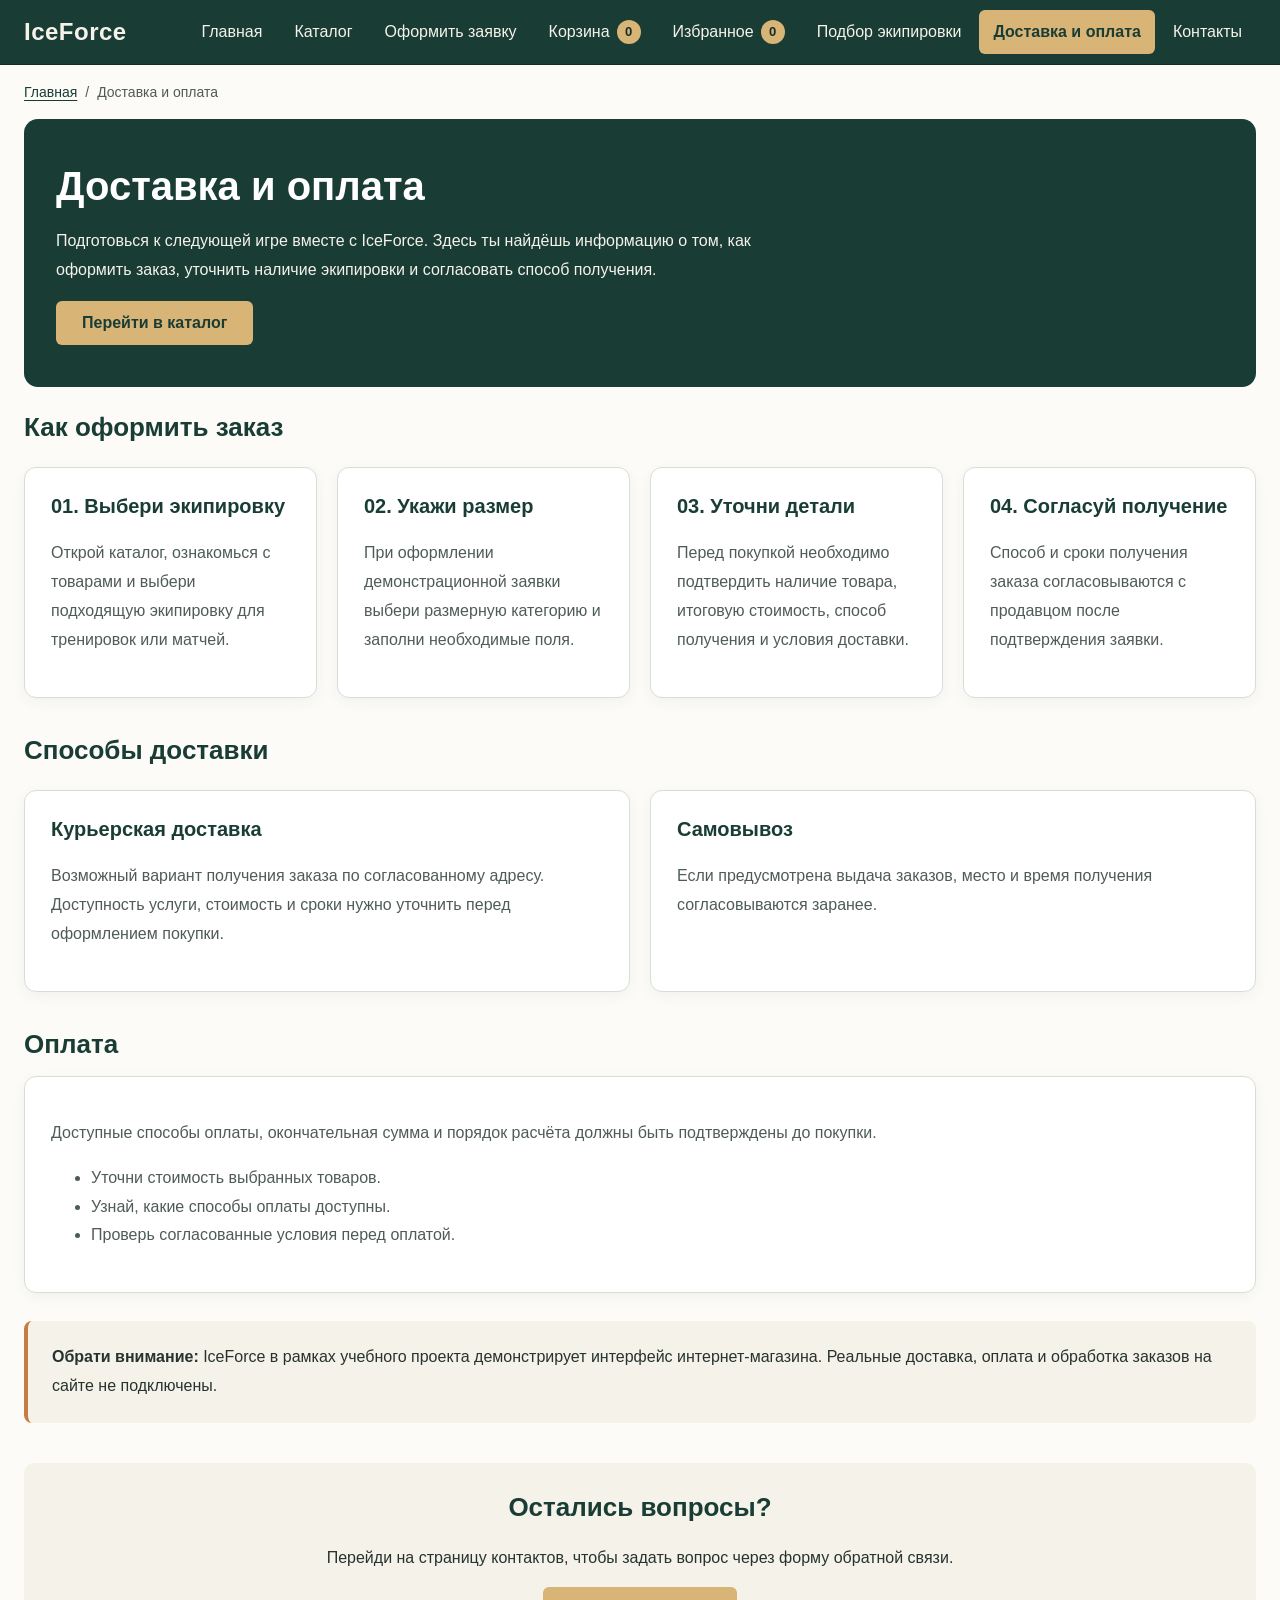
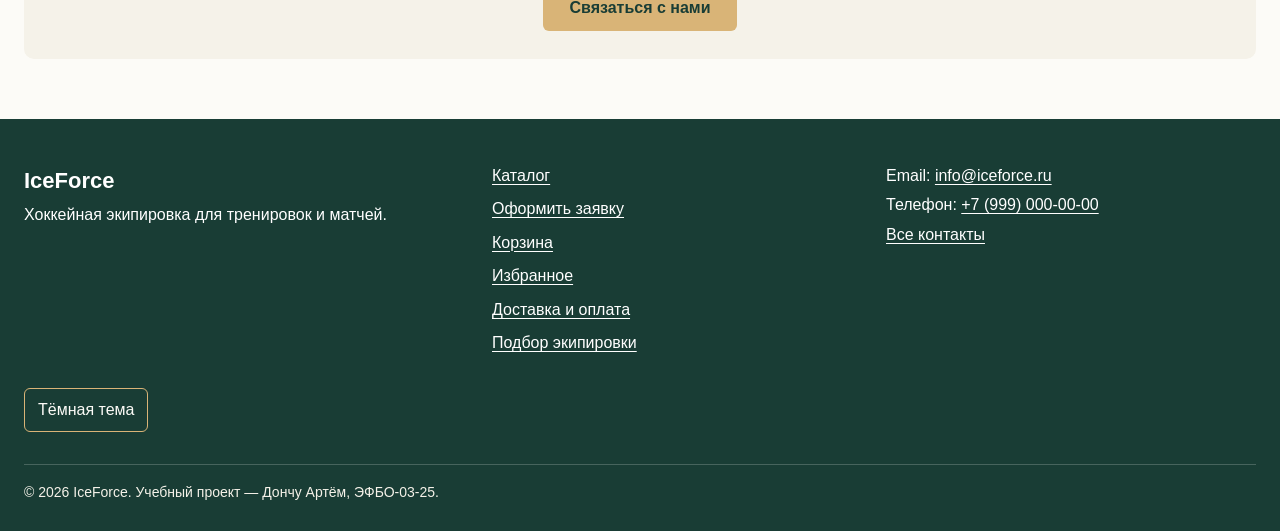
<file: delivery.html>
<!DOCTYPE html>
<html lang="ru">
<head>
  <meta charset="UTF-8">
  <meta name="viewport" content="width=device-width, initial-scale=1.0">
  <meta name="description" content="Информация о доставке, оплате и оформлении заказов в IceForce.">
  <meta name="theme-color" content="#193d35">
  <title>Доставка и оплата — IceForce</title>
  <link rel="stylesheet" href="css/style.css">
  <link rel="stylesheet" href="css/responsive.css">
  <script>document.documentElement.classList.add('js');</script>
  <script src="js/data.js" defer></script>
  <script src="js/validation.js" defer></script>
  <script src="js/cart.js" defer></script>
  <script src="js/catalog.js" defer></script>
  <script src="js/product.js" defer></script>
  <script src="js/modal.js" defer></script>
  <script src="js/main.js" defer></script>
</head>
<body>

<a class="skip-link" href="#main">Перейти к основному содержимому</a>

<header class="site-header">
  <div class="site-header__inner container">
    <a class="site-header__logo" href="index.html">IceForce</a>

    <button class="site-header__menu-button" type="button" aria-expanded="false" aria-controls="site-nav">
      <span class="site-header__menu-icon" aria-hidden="true"></span>
      Меню
    </button>

    <nav class="site-nav" id="site-nav" aria-label="Основная навигация">
      <ul class="site-nav__list">
        <li><a class="site-nav__link" href="index.html">Главная</a></li>
        <li><a class="site-nav__link" href="catalog.html">Каталог</a></li>
        <li><a class="site-nav__link" href="order.html">Оформить заявку</a></li>
        <li><a class="site-nav__link" href="cart.html">Корзина <span class="cart-counter" aria-label="Товаров в корзине">0</span></a></li>
        <li><a class="site-nav__link" href="favorites.html">Избранное <span class="favorites-counter" aria-label="Товаров в избранном">0</span></a></li>
        <li><a class="site-nav__link" href="size-guide.html">Подбор экипировки</a></li>
        <li><a class="site-nav__link site-nav__link--active" href="delivery.html" aria-current="page">Доставка и оплата</a></li>
        <li><a class="site-nav__link" href="contacts.html">Контакты</a></li>
      </ul>
    </nav>
  </div>
</header>

<main id="main" tabindex="-1">
  <div class="container">
  <nav class="breadcrumbs" aria-label="Хлебные крошки">
    <ol class="breadcrumbs__list">
      <li class="breadcrumbs__item"><a class="breadcrumbs__link" href="index.html">Главная</a></li>
      <li class="breadcrumbs__item" aria-current="page">Доставка и оплата</li>
    </ol>
  </nav>

    <section class="page-banner" aria-labelledby="delivery-title">
      <h1 id="delivery-title">Доставка и оплата</h1>
      <p>
        Подготовься к следующей игре вместе с IceForce.
        Здесь ты найдёшь информацию о том, как оформить заказ,
        уточнить наличие экипировки и согласовать способ получения.
      </p>
      <a class="button button--primary" href="catalog.html">Перейти в каталог</a>
    </section>

    <section aria-labelledby="steps-title">
      <h2 class="section-title" id="steps-title">Как оформить заказ</h2>
      <ol class="info-grid info-grid--steps">
        <li class="info-card">
          <h3>01. Выбери экипировку</h3>
          <p>Открой каталог, ознакомься с товарами и выбери подходящую экипировку для тренировок или матчей.</p>
        </li>
        <li class="info-card">
          <h3>02. Укажи размер</h3>
          <p>При оформлении демонстрационной заявки выбери размерную категорию и заполни необходимые поля.</p>
        </li>
        <li class="info-card">
          <h3>03. Уточни детали</h3>
          <p>Перед покупкой необходимо подтвердить наличие товара, итоговую стоимость, способ получения и условия доставки.</p>
        </li>
        <li class="info-card">
          <h3>04. Согласуй получение</h3>
          <p>Способ и сроки получения заказа согласовываются с продавцом после подтверждения заявки.</p>
        </li>
      </ol>
    </section>

    <section aria-labelledby="ways-title">
      <h2 class="section-title" id="ways-title">Способы доставки</h2>
      <div class="info-grid">
        <article class="info-card">
          <h3>Курьерская доставка</h3>
          <p>Возможный вариант получения заказа по согласованному адресу. Доступность услуги, стоимость и сроки нужно уточнить перед оформлением покупки.</p>
        </article>
        <article class="info-card">
          <h3>Самовывоз</h3>
          <p>Если предусмотрена выдача заказов, место и время получения согласовываются заранее.</p>
        </article>
      </div>
    </section>

    <section aria-labelledby="payment-title">
      <h2 class="section-title" id="payment-title">Оплата</h2>
      <div class="info-card">
        <p>Доступные способы оплаты, окончательная сумма и порядок расчёта должны быть подтверждены до покупки.</p>
        <ul>
          <li>Уточни стоимость выбранных товаров.</li>
          <li>Узнай, какие способы оплаты доступны.</li>
          <li>Проверь согласованные условия перед оплатой.</li>
        </ul>
      </div>

      <p class="note">
        <strong>Обрати внимание:</strong> IceForce в рамках учебного проекта демонстрирует интерфейс
        интернет-магазина. Реальные доставка, оплата и обработка заказов на сайте не подключены.
      </p>
    </section>

    <section class="cta" aria-labelledby="delivery-cta-title">
      <h2 id="delivery-cta-title">Остались вопросы?</h2>
      <p>Перейди на страницу контактов, чтобы задать вопрос через форму обратной связи.</p>
      <a class="button button--primary" href="contacts.html">Связаться с нами</a>
    </section>
  </div>
</main>

<footer class="site-footer">
  <div class="site-footer__inner container">
    <div>
      <p class="site-footer__title">IceForce</p>
      <p>Хоккейная экипировка для тренировок и матчей.</p>
    </div>

    <nav aria-label="Дополнительная навигация">
      <ul class="site-footer__links">
        <li><a href="catalog.html">Каталог</a></li>
        <li><a href="order.html">Оформить заявку</a></li>
        <li><a href="cart.html">Корзина</a></li>
        <li><a href="favorites.html">Избранное</a></li>
        <li><a href="delivery.html">Доставка и оплата</a></li>
        <li><a href="size-guide.html">Подбор экипировки</a></li>
      </ul>
    </nav>

    <div>
      <p>Email: <a href="mailto:info@iceforce.ru">info@iceforce.ru</a></p>
      <p>Телефон: <a href="tel:+79990000000">+7 (999) 000-00-00</a></p>
      <p><a href="contacts.html">Все контакты</a></p>
    </div>

    <p><button class="theme-toggle" type="button" aria-pressed="false">Тёмная тема</button></p>

    <p class="site-footer__copyright">© 2026 IceForce. Учебный проект — Дончу Артём, ЭФБО-03-25.</p>
  </div>
</footer>

<button class="scroll-top" id="scroll-top" type="button">
  <span aria-hidden="true">↑</span> Наверх
</button>

<div class="toast" id="toast" role="status" aria-live="polite"></div>

</body>
</html>
</file>
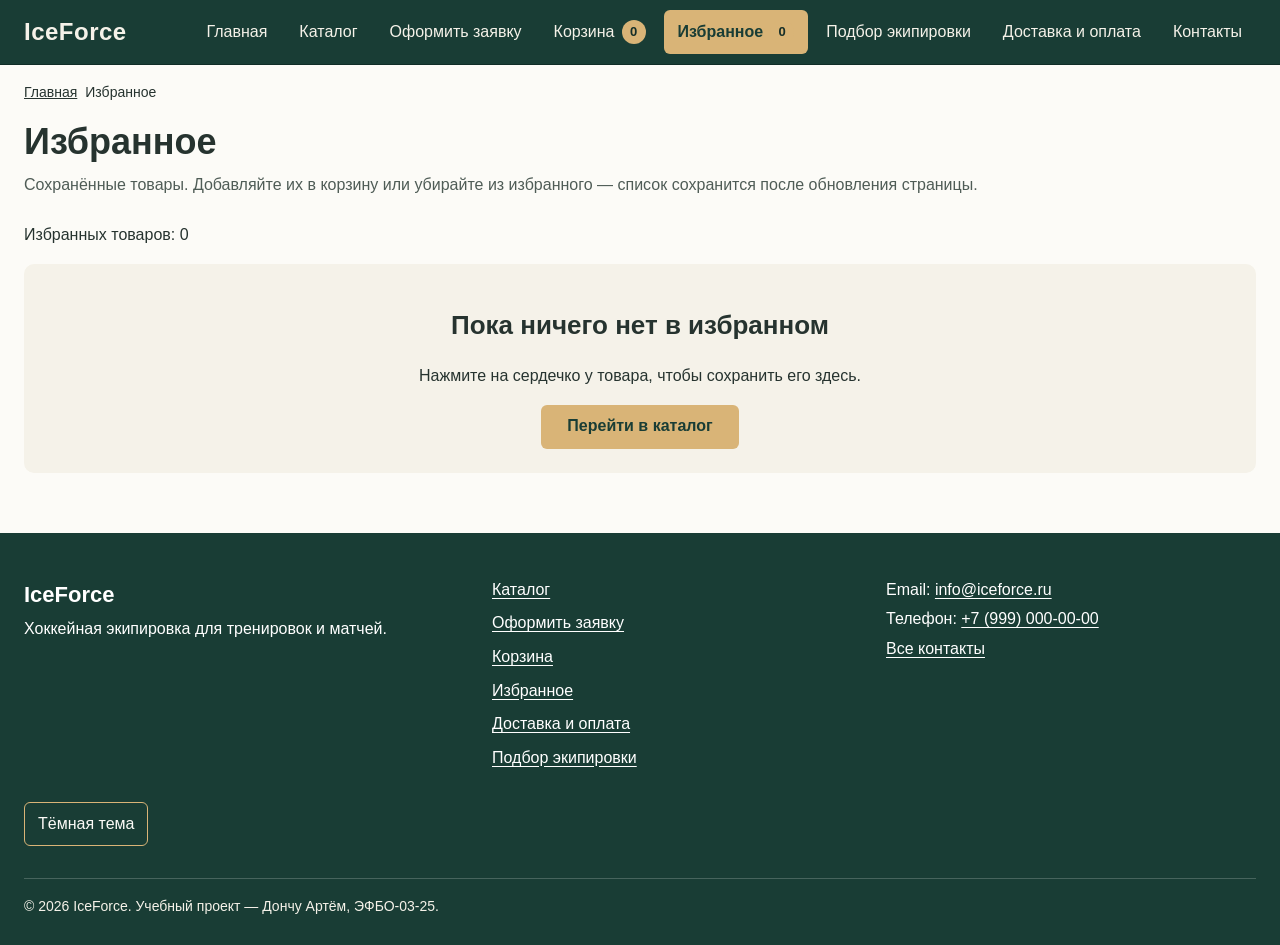
<file: favorites.html>
<!DOCTYPE html>
<html lang="ru">
<head>
  <meta charset="UTF-8">
  <meta name="viewport" content="width=device-width, initial-scale=1.0">
  <meta name="description" content="Избранное хоккейной экипировки IceForce: защита, инвентарь и одежда с фильтрами по категориям и цене.">
  <meta name="theme-color" content="#193d35">
  <title>Избранное — IceForce</title>
  <link rel="stylesheet" href="css/style.css">
  <link rel="stylesheet" href="css/responsive.css">
  <script>document.documentElement.classList.add('js');</script>
  <script src="js/data.js" defer></script>
  <script src="js/validation.js" defer></script>
  <script src="js/cart.js" defer></script>
  <script src="js/catalog.js" defer></script>
  <script src="js/product.js" defer></script>
  <script src="js/modal.js" defer></script>
  <script src="js/main.js" defer></script>
</head>
<body>

<a class="skip-link" href="#main">Перейти к основному содержимому</a>

<header class="site-header">
  <div class="site-header__inner container">
    <a class="site-header__logo" href="index.html">IceForce</a>

    <button class="site-header__menu-button" type="button" aria-expanded="false" aria-controls="site-nav">
      <span class="site-header__menu-icon" aria-hidden="true"></span>
      Меню
    </button>

    <nav class="site-nav" id="site-nav" aria-label="Основная навигация">
      <ul class="site-nav__list">
        <li><a class="site-nav__link" href="index.html">Главная</a></li>
        <li><a class="site-nav__link" href="catalog.html">Каталог</a></li>
        <li><a class="site-nav__link" href="order.html">Оформить заявку</a></li>
        <li><a class="site-nav__link" href="cart.html">Корзина <span class="cart-counter" aria-label="Товаров в корзине">0</span></a></li>
        <li><a class="site-nav__link site-nav__link--active" href="favorites.html" aria-current="page">Избранное <span class="favorites-counter" aria-label="Товаров в избранном">0</span></a></li>
        <li><a class="site-nav__link" href="size-guide.html">Подбор экипировки</a></li>
        <li><a class="site-nav__link" href="delivery.html">Доставка и оплата</a></li>
        <li><a class="site-nav__link" href="contacts.html">Контакты</a></li>
      </ul>
    </nav>
  </div>
</header>

<main id="main" class="container">
  <nav class="breadcrumbs" aria-label="Хлебные крошки"><ol class="breadcrumbs__list"><li><a href="index.html">Главная</a></li><li aria-current="page">Избранное</li></ol></nav>
  <header class="page-intro"><h1>Избранное</h1><p>Сохранённые товары. Добавляйте их в корзину или убирайте из избранного — список сохранится после обновления страницы.</p></header>
  <section aria-label="Избранные товары" class="favorites-section">
    <p id="favorites-count" role="status" aria-live="polite">Избранных товаров: 0</p>
    <div id="favorites-empty" class="catalog-empty"><h2>Пока ничего нет в избранном</h2><p>Нажмите на сердечко у товара, чтобы сохранить его здесь.</p><a href="catalog.html" class="button button--primary">Перейти в каталог</a></div>
    <ul id="favorites-grid" class="products-grid" aria-label="Список избранных товаров" hidden></ul>
  </section>
</main>

<footer class="site-footer">
  <div class="site-footer__inner container">
    <div>
      <p class="site-footer__title">IceForce</p>
      <p>Хоккейная экипировка для тренировок и матчей.</p>
    </div>

    <nav aria-label="Дополнительная навигация">
      <ul class="site-footer__links">
        <li><a href="catalog.html">Каталог</a></li>
        <li><a href="order.html">Оформить заявку</a></li>
        <li><a href="cart.html">Корзина</a></li>
        <li><a href="favorites.html">Избранное</a></li>
        <li><a href="delivery.html">Доставка и оплата</a></li>
        <li><a href="size-guide.html">Подбор экипировки</a></li>
      </ul>
    </nav>

    <div>
      <p>Email: <a href="mailto:info@iceforce.ru">info@iceforce.ru</a></p>
      <p>Телефон: <a href="tel:+79990000000">+7 (999) 000-00-00</a></p>
      <p><a href="contacts.html">Все контакты</a></p>
    </div>

    <p><button class="theme-toggle" type="button" aria-pressed="false">Тёмная тема</button></p>

    <p class="site-footer__copyright">© 2026 IceForce. Учебный проект — Дончу Артём, ЭФБО-03-25.</p>
  </div>
</footer>

<button class="scroll-top" id="scroll-top" type="button">
  <span aria-hidden="true">↑</span> Наверх
</button>

<div class="toast" id="toast" role="status" aria-live="polite"></div>

</body>
</html>
</file>
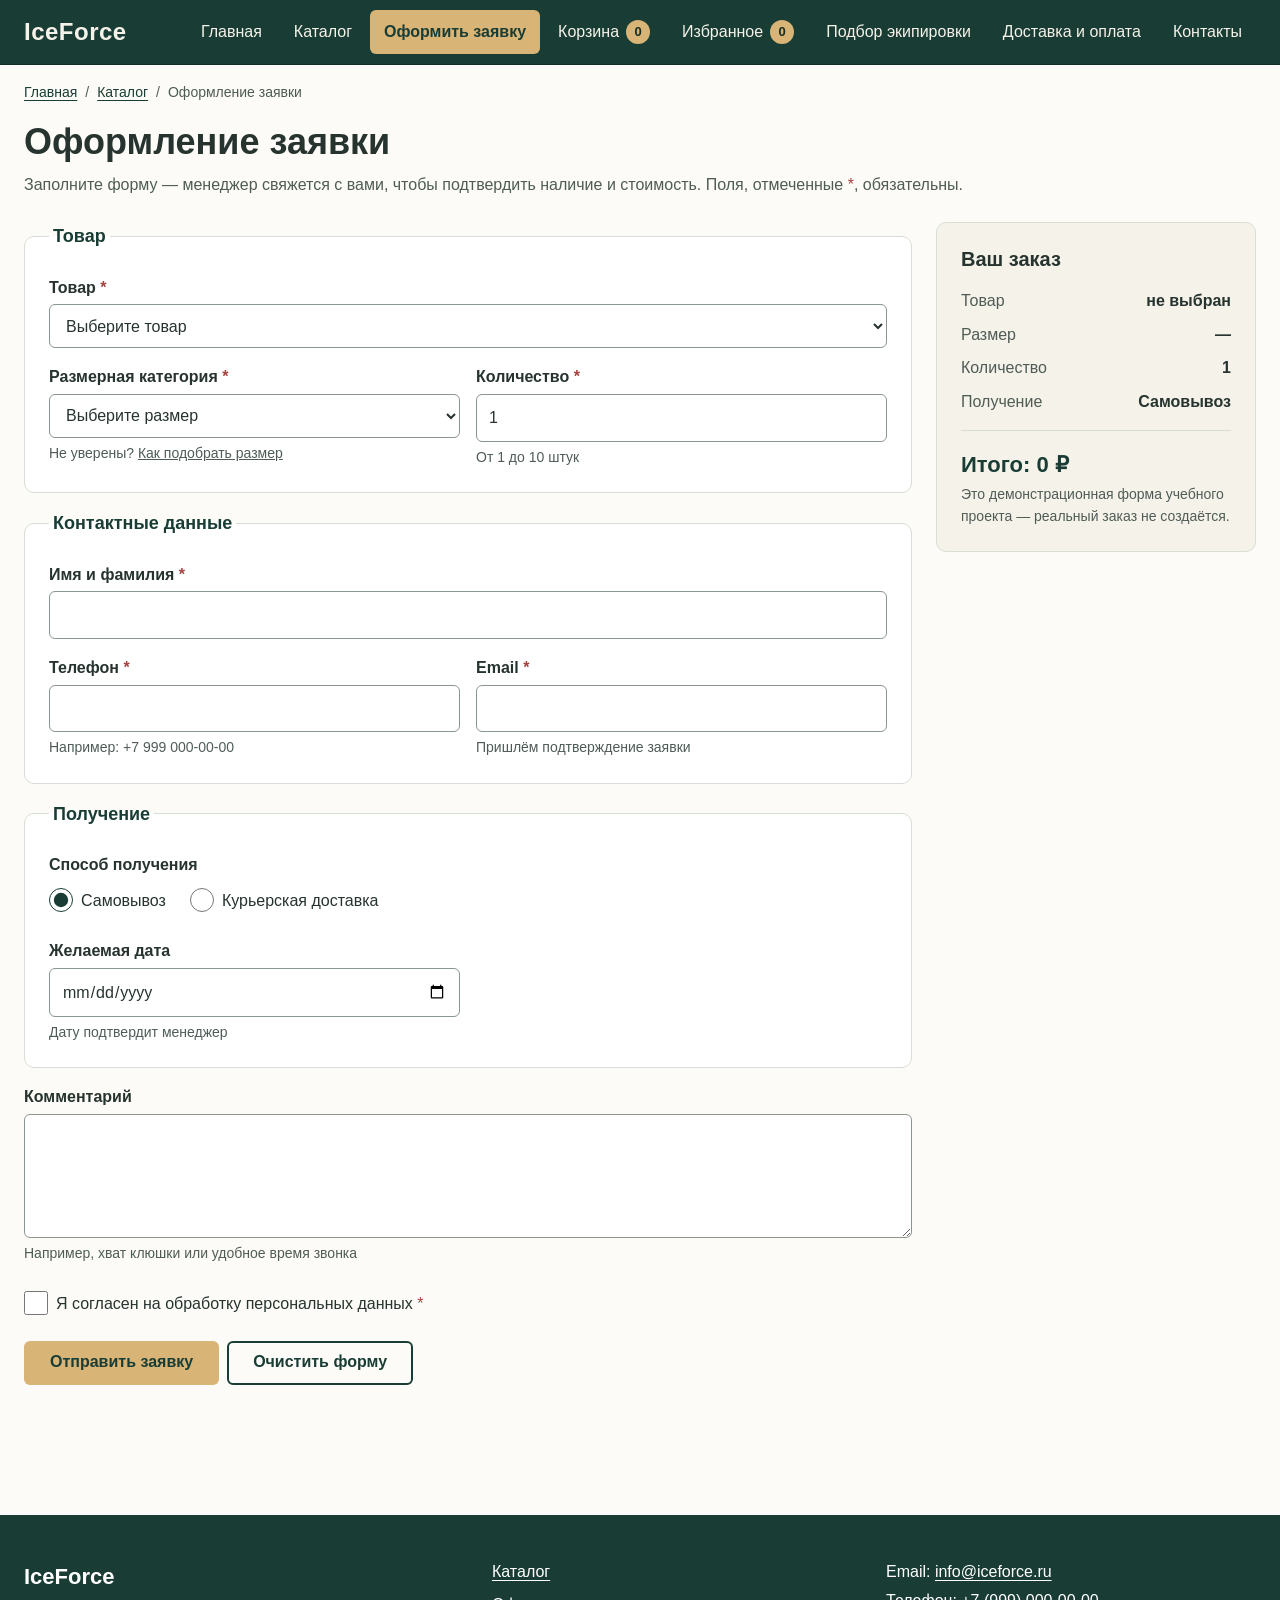
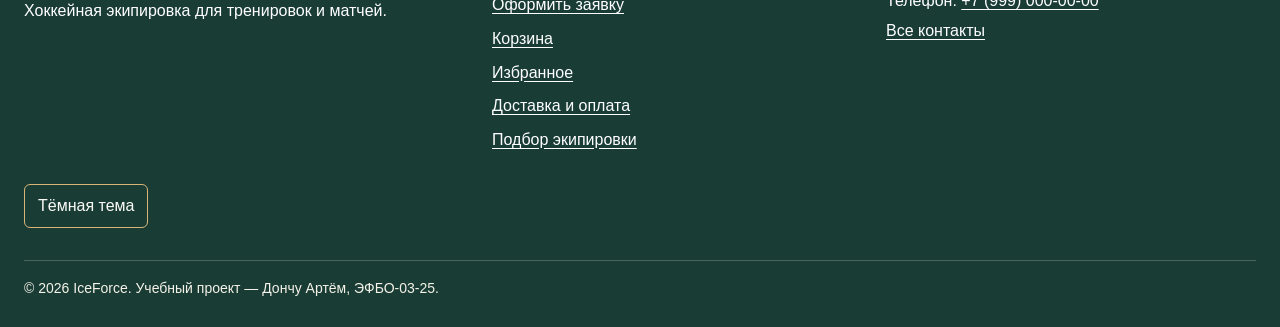
<file: order.html>
<!DOCTYPE html>
<html lang="ru">
<head>
  <meta charset="UTF-8">
  <meta name="viewport" content="width=device-width, initial-scale=1.0">
  <meta name="description" content="Форма заявки на хоккейную экипировку IceForce.">
  <meta name="theme-color" content="#193d35">
  <title>Оформление заявки — IceForce</title>
  <link rel="stylesheet" href="css/style.css">
  <link rel="stylesheet" href="css/responsive.css">
  <script>document.documentElement.classList.add('js');</script>
  <script src="js/data.js" defer></script>
  <script src="js/validation.js" defer></script>
  <script src="js/cart.js" defer></script>
  <script src="js/catalog.js" defer></script>
  <script src="js/product.js" defer></script>
  <script src="js/modal.js" defer></script>
  <script src="js/main.js" defer></script>
</head>
<body>

<a class="skip-link" href="#main">Перейти к основному содержимому</a>

<header class="site-header">
  <div class="site-header__inner container">
    <a class="site-header__logo" href="index.html">IceForce</a>

    <button class="site-header__menu-button" type="button" aria-expanded="false" aria-controls="site-nav">
      <span class="site-header__menu-icon" aria-hidden="true"></span>
      Меню
    </button>

    <nav class="site-nav" id="site-nav" aria-label="Основная навигация">
      <ul class="site-nav__list">
        <li><a class="site-nav__link" href="index.html">Главная</a></li>
        <li><a class="site-nav__link" href="catalog.html">Каталог</a></li>
        <li><a class="site-nav__link site-nav__link--active" href="order.html" aria-current="page">Оформить заявку</a></li>
        <li><a class="site-nav__link" href="cart.html">Корзина <span class="cart-counter" aria-label="Товаров в корзине">0</span></a></li>
        <li><a class="site-nav__link" href="favorites.html">Избранное <span class="favorites-counter" aria-label="Товаров в избранном">0</span></a></li>
        <li><a class="site-nav__link" href="size-guide.html">Подбор экипировки</a></li>
        <li><a class="site-nav__link" href="delivery.html">Доставка и оплата</a></li>
        <li><a class="site-nav__link" href="contacts.html">Контакты</a></li>
      </ul>
    </nav>
  </div>
</header>

<main id="main" tabindex="-1">
  <div class="container">
  <nav class="breadcrumbs" aria-label="Хлебные крошки">
    <ol class="breadcrumbs__list">
      <li class="breadcrumbs__item"><a class="breadcrumbs__link" href="index.html">Главная</a></li>
      <li class="breadcrumbs__item"><a class="breadcrumbs__link" href="catalog.html">Каталог</a></li>
      <li class="breadcrumbs__item" aria-current="page">Оформление заявки</li>
    </ol>
  </nav>

    <header class="page-intro">
      <h1>Оформление заявки</h1>
      <p>Заполните форму — менеджер свяжется с вами, чтобы подтвердить наличие и стоимость. Поля, отмеченные <span class="order-form__required" aria-hidden="true">*</span><span class="visually-hidden">звёздочкой</span>, обязательны.</p>
    </header>

    <div class="order-layout">
      <form class="order-form" id="order-page-form" action="order.html" method="get" data-success="Заявка отправлена! Менеджер свяжется с вами в течение рабочего дня.">

        <fieldset class="order-form__fieldset">
          <legend class="order-form__legend">Товар</legend>
          <div class="order-form__grid">
            <div class="order-form__field order-form__field--wide">
              <label class="order-form__label" for="order-product">Товар <span class="order-form__required" aria-hidden="true">*</span></label>
              <select class="order-form__select" id="order-product" name="product" required aria-describedby="order-product-error">
                <option value="">Выберите товар</option>
                <option value="stick">Хоккейная клюшка — 12 990 ₽</option>
                <option value="chest">Хоккейный нагрудник — 14 990 ₽</option>
                <option value="helmet">Хоккейный шлем — 9 990 ₽</option>
                <option value="thermal">Термобельё — 5 990 ₽</option>
                <option value="gamashi">Гамаши — 2 490 ₽</option>
                <option value="gloves">Хоккейные перчатки — 8 990 ₽</option>
                <option value="visor">Визор — 3 990 ₽</option>
                <option value="elbow">Налокотники — 6 990 ₽</option>
                <option value="shorts">Хоккейные шорты — 9 990 ₽</option>
                <option value="shin">Щитки — 8 490 ₽</option>
                <option value="skates">Хоккейные коньки — 24 990 ₽</option>
                <option value="jersey">Джерси — 4 990 ₽</option>
              </select>
              <p class="order-form__error" id="order-product-error"></p>
            </div>

            <div class="order-form__field">
              <label class="order-form__label" for="order-size">Размерная категория <span class="order-form__required" aria-hidden="true">*</span></label>
              <select class="order-form__select" id="order-size" name="size" required aria-describedby="order-size-hint order-size-error">
                <option value="">Выберите размер</option>
                <option value="YTH">Youth (YTH) — детский</option>
                <option value="JR">Junior (JR) — юниорский</option>
                <option value="INT">Intermediate (INT) — промежуточный</option>
                <option value="SR">Senior (SR) — взрослый</option>
              </select>
              <p class="order-form__hint" id="order-size-hint">Не уверены? <a href="size-guide.html">Как подобрать размер</a></p>
              <p class="order-form__error" id="order-size-error"></p>
            </div>

            <div class="order-form__field">
              <label class="order-form__label" for="order-quantity">Количество <span class="order-form__required" aria-hidden="true">*</span></label>
              <input class="order-form__input" id="order-quantity" type="number" name="quantity" min="1" max="10" value="1" inputmode="numeric" required aria-describedby="order-quantity-hint order-quantity-error">
              <p class="order-form__hint" id="order-quantity-hint">От 1 до 10 штук</p>
              <p class="order-form__error" id="order-quantity-error"></p>
            </div>
          </div>
        </fieldset>

        <fieldset class="order-form__fieldset">
          <legend class="order-form__legend">Контактные данные</legend>
          <div class="order-form__grid">
            <div class="order-form__field order-form__field--wide">
              <label class="order-form__label" for="order-name">Имя и фамилия <span class="order-form__required" aria-hidden="true">*</span></label>
              <input class="order-form__input" id="order-name" type="text" name="name" autocomplete="name" required aria-describedby="order-name-error">
              <p class="order-form__error" id="order-name-error"></p>
            </div>
            <div class="order-form__field">
              <label class="order-form__label" for="order-phone">Телефон <span class="order-form__required" aria-hidden="true">*</span></label>
              <input class="order-form__input" id="order-phone" type="tel" name="phone" autocomplete="tel" inputmode="tel" pattern="[0-9+()\-\s]{10,20}" required aria-describedby="order-phone-hint order-phone-error">
              <p class="order-form__hint" id="order-phone-hint">Например: +7 999 000-00-00</p>
              <p class="order-form__error" id="order-phone-error"></p>
            </div>
            <div class="order-form__field">
              <label class="order-form__label" for="order-email">Email <span class="order-form__required" aria-hidden="true">*</span></label>
              <input class="order-form__input" id="order-email" type="email" name="email" autocomplete="email" required aria-describedby="order-email-hint order-email-error">
              <p class="order-form__hint" id="order-email-hint">Пришлём подтверждение заявки</p>
              <p class="order-form__error" id="order-email-error"></p>
            </div>
          </div>
        </fieldset>

        <fieldset class="order-form__fieldset">
          <legend class="order-form__legend">Получение</legend>
          <div class="order-form__grid">
            <fieldset class="order-form__field order-form__field--wide order-form__radio-group">
              <legend class="order-form__label">Способ получения</legend>
              <div class="order-form__choices">
                <label class="order-form__choice">
                  <input type="radio" name="delivery" value="pickup" checked>
                  <span>Самовывоз</span>
                </label>
                <label class="order-form__choice">
                  <input type="radio" name="delivery" value="courier">
                  <span>Курьерская доставка</span>
                </label>
              </div>
            </fieldset>

            <div class="order-form__field order-form__field--wide" id="order-address-field">
              <label class="order-form__label" for="order-address">Адрес доставки</label>
              <textarea class="order-form__textarea" id="order-address" name="address" rows="2" autocomplete="street-address" aria-describedby="order-address-hint order-address-error"></textarea>
              <p class="order-form__hint" id="order-address-hint">Нужен только для курьерской доставки</p>
              <p class="order-form__error" id="order-address-error"></p>
            </div>

            <div class="order-form__field">
              <label class="order-form__label" for="order-date">Желаемая дата</label>
              <input class="order-form__input" id="order-date" type="date" name="date" aria-describedby="order-date-hint order-date-error">
              <p class="order-form__hint" id="order-date-hint">Дату подтвердит менеджер</p>
              <p class="order-form__error" id="order-date-error"></p>
            </div>
          </div>
        </fieldset>

        <div class="order-form__field">
          <label class="order-form__label" for="order-comment">Комментарий</label>
          <textarea class="order-form__textarea" id="order-comment" name="comment" rows="4" aria-describedby="order-comment-hint"></textarea>
          <p class="order-form__hint" id="order-comment-hint">Например, хват клюшки или удобное время звонка</p>
        </div>

        <div class="order-form__field">
          <label class="order-form__checkbox">
            <input type="checkbox" name="agreement" required aria-describedby="order-agreement-error">
            <span>Я согласен на обработку персональных данных <span class="order-form__required" aria-hidden="true">*</span></span>
          </label>
          <p class="order-form__error" id="order-agreement-error"></p>
        </div>

        <div class="order-form__actions">
          <button class="button button--primary" type="submit">Отправить заявку</button>
          <button class="button button--secondary" type="reset">Очистить форму</button>
        </div>
      </form>

      <aside class="order-summary" aria-labelledby="summary-title">
        <h2 class="order-summary__title" id="summary-title">Ваш заказ</h2>
        <dl class="order-summary__list">
          <dt>Товар</dt>
          <dd id="summary-product">не выбран</dd>
          <dt>Размер</dt>
          <dd id="summary-size">—</dd>
          <dt>Количество</dt>
          <dd id="summary-quantity">1</dd>
          <dt>Получение</dt>
          <dd id="summary-delivery">Самовывоз</dd>
        </dl>
        <p class="order-summary__total">Итого: <span id="summary-total">0 ₽</span></p>
        <p class="order-form__note">Это демонстрационная форма учебного проекта — реальный заказ не создаётся.</p>
      </aside>
    </div>
  </div>
</main>

<footer class="site-footer">
  <div class="site-footer__inner container">
    <div>
      <p class="site-footer__title">IceForce</p>
      <p>Хоккейная экипировка для тренировок и матчей.</p>
    </div>

    <nav aria-label="Дополнительная навигация">
      <ul class="site-footer__links">
        <li><a href="catalog.html">Каталог</a></li>
        <li><a href="order.html">Оформить заявку</a></li>
        <li><a href="cart.html">Корзина</a></li>
        <li><a href="favorites.html">Избранное</a></li>
        <li><a href="delivery.html">Доставка и оплата</a></li>
        <li><a href="size-guide.html">Подбор экипировки</a></li>
      </ul>
    </nav>

    <div>
      <p>Email: <a href="mailto:info@iceforce.ru">info@iceforce.ru</a></p>
      <p>Телефон: <a href="tel:+79990000000">+7 (999) 000-00-00</a></p>
      <p><a href="contacts.html">Все контакты</a></p>
    </div>

    <p><button class="theme-toggle" type="button" aria-pressed="false">Тёмная тема</button></p>

    <p class="site-footer__copyright">© 2026 IceForce. Учебный проект — Дончу Артём, ЭФБО-03-25.</p>
  </div>
</footer>

<button class="scroll-top" id="scroll-top" type="button">
  <span aria-hidden="true">↑</span> Наверх
</button>

<div class="toast" id="toast" role="status" aria-live="polite"></div>

</body>
</html>
</file>
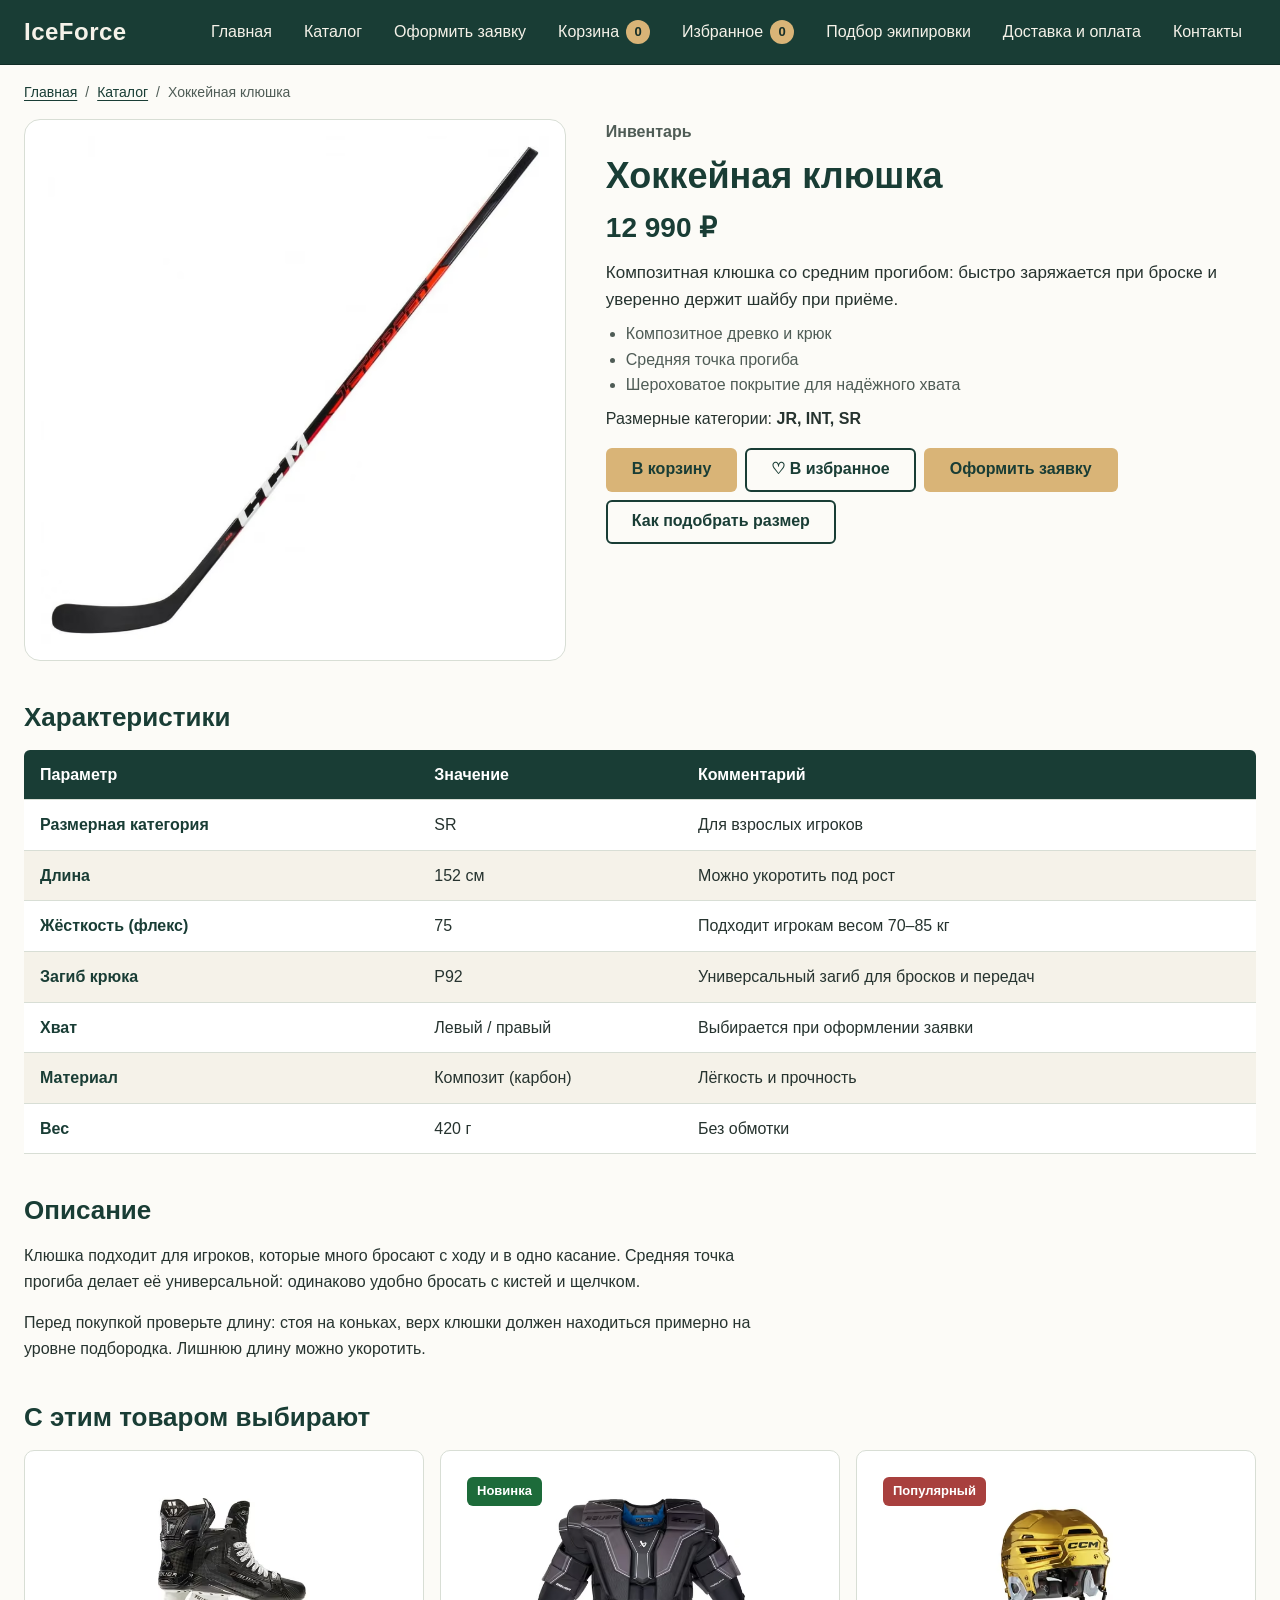
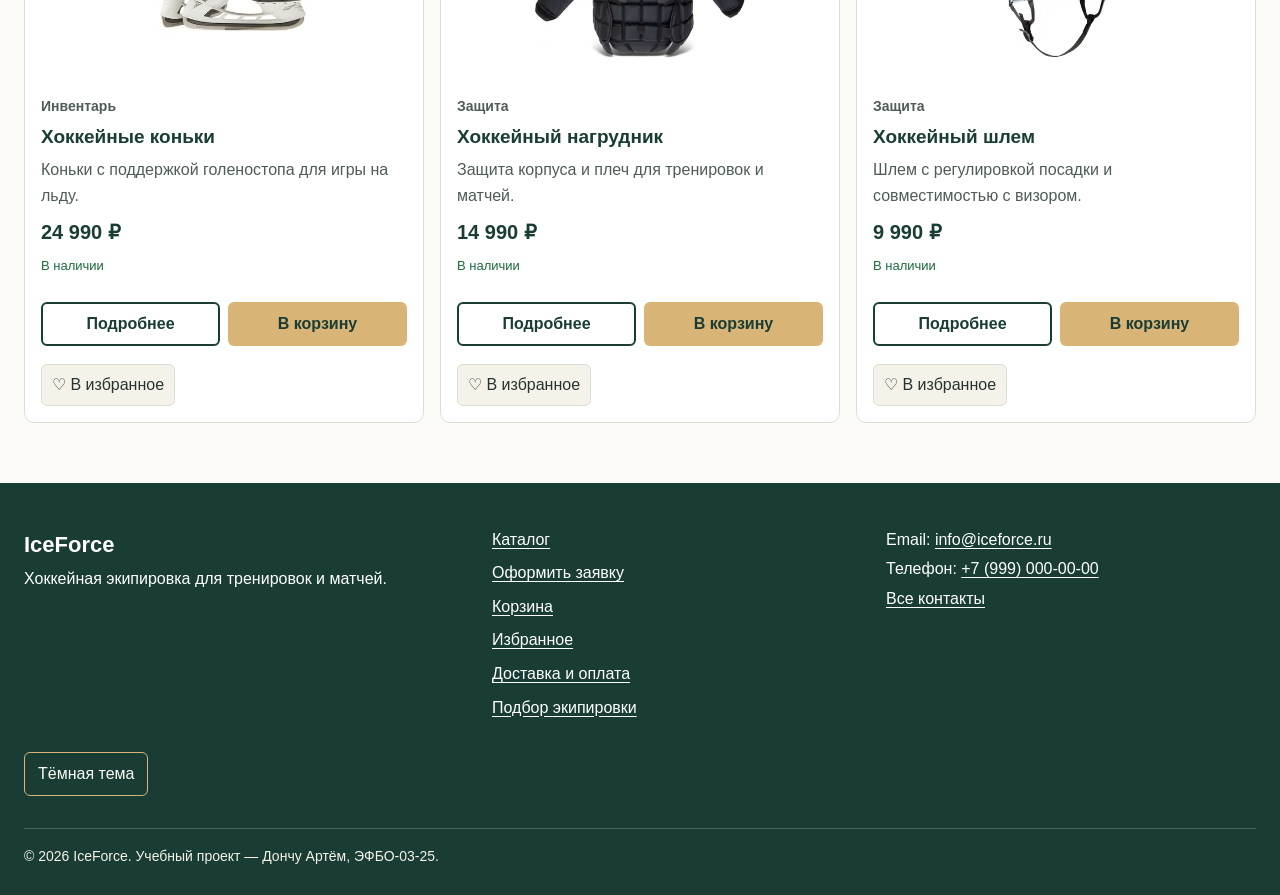
<file: product.html>
<!DOCTYPE html>
<html lang="ru">
<head>
  <meta charset="UTF-8">
  <meta name="viewport" content="width=device-width, initial-scale=1.0">
  <meta name="description" content="Страница товара IceForce: фото, описание и таблица характеристик.">
  <meta name="theme-color" content="#193d35">
  <title>Хоккейная клюшка — IceForce</title>
  <link rel="stylesheet" href="css/style.css">
  <link rel="stylesheet" href="css/responsive.css">
  <script>document.documentElement.classList.add('js');</script>
  <script src="js/data.js" defer></script>
  <script src="js/validation.js" defer></script>
  <script src="js/cart.js" defer></script>
  <script src="js/catalog.js" defer></script>
  <script src="js/product.js" defer></script>
  <script src="js/modal.js" defer></script>
  <script src="js/main.js" defer></script>
</head>
<body>

<a class="skip-link" href="#main">Перейти к основному содержимому</a>

<header class="site-header">
  <div class="site-header__inner container">
    <a class="site-header__logo" href="index.html">IceForce</a>

    <button class="site-header__menu-button" type="button" aria-expanded="false" aria-controls="site-nav">
      <span class="site-header__menu-icon" aria-hidden="true"></span>
      Меню
    </button>

    <nav class="site-nav" id="site-nav" aria-label="Основная навигация">
      <ul class="site-nav__list">
        <li><a class="site-nav__link" href="index.html">Главная</a></li>
        <li><a class="site-nav__link" href="catalog.html">Каталог</a></li>
        <li><a class="site-nav__link" href="order.html">Оформить заявку</a></li>
        <li><a class="site-nav__link" href="cart.html">Корзина <span class="cart-counter" aria-label="Товаров в корзине">0</span></a></li>
        <li><a class="site-nav__link" href="favorites.html">Избранное <span class="favorites-counter" aria-label="Товаров в избранном">0</span></a></li>
        <li><a class="site-nav__link" href="size-guide.html">Подбор экипировки</a></li>
        <li><a class="site-nav__link" href="delivery.html">Доставка и оплата</a></li>
        <li><a class="site-nav__link" href="contacts.html">Контакты</a></li>
      </ul>
    </nav>
  </div>
</header>

<main id="main" tabindex="-1">
  <div class="container">
  <nav class="breadcrumbs" aria-label="Хлебные крошки">
    <ol class="breadcrumbs__list">
      <li class="breadcrumbs__item"><a class="breadcrumbs__link" href="index.html">Главная</a></li>
      <li class="breadcrumbs__item"><a class="breadcrumbs__link" href="catalog.html">Каталог</a></li>
      <li class="breadcrumbs__item" aria-current="page" id="breadcrumb-product">Хоккейная клюшка</li>
    </ol>
  </nav>

    <article class="product" id="product" aria-labelledby="product-title">
      <figure class="product__figure" id="product-figure">
        <picture>
          <source type="image/avif" srcset="images/hockey-stick-400.avif 400w, images/hockey-stick-800.avif 800w" sizes="(min-width: 1280px) 500px, (min-width: 768px) 40vw, 90vw">
          <source type="image/webp" srcset="images/hockey-stick-400.webp 400w, images/hockey-stick-800.webp 800w" sizes="(min-width: 1280px) 500px, (min-width: 768px) 40vw, 90vw">
          <img class="product__image" src="images/hockey-stick-800.jpg" srcset="images/hockey-stick-400.jpg 400w, images/hockey-stick-800.jpg 800w" sizes="(min-width: 1280px) 500px, (min-width: 768px) 40vw, 90vw" width="800" height="800" alt="Композитная хоккейная клюшка с чёрно-красным древком" decoding="async">
        </picture>
      </figure>

      <div class="product__info">
        <p class="product__category" id="product-category">Инвентарь</p>
        <h1 class="product__title" id="product-title">Хоккейная клюшка</h1>
        <p class="product__price" id="product-price">12 990 ₽</p>
        <p class="product__lead" id="product-lead">Композитная клюшка со средним прогибом: быстро заряжается при броске и уверенно держит шайбу при приёме.</p>
        <ul class="product__features" id="product-features">
          <li>Композитное древко и крюк</li>
          <li>Средняя точка прогиба</li>
          <li>Шероховатое покрытие для надёжного хвата</li>
        </ul>
        <p class="product__sizes">Размерные категории: <strong id="product-sizes">JR, INT, SR</strong></p>
        <div class="product__actions">
          <button class="button button--primary" id="product-add-cart" type="button">В корзину</button>
          <button class="button button--secondary" id="product-favorite" type="button" aria-pressed="false">♡ В избранное</button>
          <a class="button button--primary" id="product-order-link" href="order.html?product=stick">Оформить заявку</a>
          <a class="button button--secondary" href="size-guide.html">Как подобрать размер</a>
        </div>
      </div>
    </article>

    <section class="product-section" aria-labelledby="specs-title">
      <h2 class="section-title" id="specs-title">Характеристики</h2>
      <div class="table-wrapper" tabindex="0" role="region" aria-labelledby="specs-title">
        <table class="product-table">
          <caption class="visually-hidden" id="product-table-caption">Характеристики товара «Хоккейная клюшка»</caption>
          <thead>
            <tr>
              <th scope="col">Параметр</th>
              <th scope="col">Значение</th>
              <th scope="col">Комментарий</th>
            </tr>
          </thead>
          <tbody id="product-specs">
            <tr>
              <th scope="row">Размерная категория</th>
              <td data-label="Значение">SR</td>
              <td data-label="Комментарий">Для взрослых игроков</td>
            </tr>
            <tr>
              <th scope="row">Длина</th>
              <td data-label="Значение">152 см</td>
              <td data-label="Комментарий">Можно укоротить под рост</td>
            </tr>
            <tr>
              <th scope="row">Жёсткость (флекс)</th>
              <td data-label="Значение">75</td>
              <td data-label="Комментарий">Подходит игрокам весом 70–85 кг</td>
            </tr>
            <tr>
              <th scope="row">Загиб крюка</th>
              <td data-label="Значение">P92</td>
              <td data-label="Комментарий">Универсальный загиб для бросков и передач</td>
            </tr>
            <tr>
              <th scope="row">Хват</th>
              <td data-label="Значение">Левый / правый</td>
              <td data-label="Комментарий">Выбирается при оформлении заявки</td>
            </tr>
            <tr>
              <th scope="row">Материал</th>
              <td data-label="Значение">Композит (карбон)</td>
              <td data-label="Комментарий">Лёгкость и прочность</td>
            </tr>
            <tr>
              <th scope="row">Вес</th>
              <td data-label="Значение">420 г</td>
              <td data-label="Комментарий">Без обмотки</td>
            </tr>
          </tbody>
        </table>
      </div>
    </section>

    <section class="product-section" aria-labelledby="description-title">
      <h2 class="section-title" id="description-title">Описание</h2>
      <div id="product-description">
        <p>Клюшка подходит для игроков, которые много бросают с ходу и в одно касание. Средняя точка прогиба делает её универсальной: одинаково удобно бросать с кистей и щелчком.</p>
        <p>Перед покупкой проверьте длину: стоя на коньках, верх клюшки должен находиться примерно на уровне подбородка. Лишнюю длину можно укоротить.</p>
      </div>
    </section>

    <section class="product-section" aria-labelledby="related-title">
      <h2 class="section-title" id="related-title">С этим товаром выбирают</h2>
      <ul class="products-grid products-grid--popular" id="related-products">
        <li>
          <article class="product-card" data-category="equipment" data-price="24990" data-name="Хоккейные коньки">
            <div class="product-card__image-wrapper">
              <picture>
                <source type="image/avif" srcset="images/category-skates-400.avif 400w, images/category-skates-800.avif 800w" sizes="(min-width: 1024px) 300px, (min-width: 480px) 42vw, 82vw">
                <source type="image/webp" srcset="images/category-skates-400.webp 400w, images/category-skates-800.webp 800w" sizes="(min-width: 1024px) 300px, (min-width: 480px) 42vw, 82vw">
                <img class="product-card__image" src="images/category-skates-800.jpg" srcset="images/category-skates-400.jpg 400w, images/category-skates-800.jpg 800w" sizes="(min-width: 1024px) 300px, (min-width: 480px) 42vw, 82vw" width="800" height="800" alt="Чёрный хоккейный конёк с белой шнуровкой и стальным лезвием" loading="lazy" decoding="async">
              </picture>
            </div>
            <p class="product-card__category">Инвентарь</p>
            <h3 class="product-card__title"><a class="product-card__link" href="product.html?id=skates">Хоккейные коньки</a></h3>
            <p class="product-card__description">Коньки с поддержкой голеностопа для игры на льду.</p>
            <p class="product-card__price">24 990 ₽</p>
            <div class="product-card__actions">
              <a class="button button--secondary" href="product.html?id=skates">Подробнее<span class="visually-hidden"> о товаре «Хоккейные коньки»</span></a>
              <a class="button button--primary" href="order.html?product=skates">Заказать<span class="visually-hidden"> «Хоккейные коньки»</span></a>
            </div>
          </article>
        </li>
        <li>
          <article class="product-card" data-category="protection" data-price="14990" data-name="Хоккейный нагрудник">
            <div class="product-card__image-wrapper">
              <span class="product-card__badge product-card__badge--new">Новинка</span>
              <picture>
                <source type="image/avif" srcset="images/hockey-chest-400.avif 400w, images/hockey-chest-800.avif 800w" sizes="(min-width: 1024px) 300px, (min-width: 480px) 42vw, 82vw">
                <source type="image/webp" srcset="images/hockey-chest-400.webp 400w, images/hockey-chest-800.webp 800w" sizes="(min-width: 1024px) 300px, (min-width: 480px) 42vw, 82vw">
                <img class="product-card__image" src="images/hockey-chest-800.jpg" srcset="images/hockey-chest-400.jpg 400w, images/hockey-chest-800.jpg 800w" sizes="(min-width: 1024px) 300px, (min-width: 480px) 42vw, 82vw" width="800" height="800" alt="Чёрно-серый хоккейный нагрудник с усиленными плечами" loading="lazy" decoding="async">
              </picture>
            </div>
            <p class="product-card__category">Защита</p>
            <h3 class="product-card__title"><a class="product-card__link" href="product.html?id=chest">Хоккейный нагрудник</a></h3>
            <p class="product-card__description">Защита корпуса и плеч для тренировок и матчей.</p>
            <p class="product-card__price">14 990 ₽</p>
            <div class="product-card__actions">
              <a class="button button--secondary" href="product.html?id=chest">Подробнее<span class="visually-hidden"> о товаре «Хоккейный нагрудник»</span></a>
              <a class="button button--primary" href="order.html?product=chest">Заказать<span class="visually-hidden"> «Хоккейный нагрудник»</span></a>
            </div>
          </article>
        </li>
        <li>
          <article class="product-card" data-category="protection" data-price="9990" data-name="Хоккейный шлем">
            <div class="product-card__image-wrapper">
              <span class="product-card__badge product-card__badge--discount">Популярный</span>
              <picture>
                <source type="image/avif" srcset="images/hockey-helmet-400.avif 400w, images/hockey-helmet-800.avif 800w" sizes="(min-width: 1024px) 300px, (min-width: 480px) 42vw, 82vw">
                <source type="image/webp" srcset="images/hockey-helmet-400.webp 400w, images/hockey-helmet-800.webp 800w" sizes="(min-width: 1024px) 300px, (min-width: 480px) 42vw, 82vw">
                <img class="product-card__image" src="images/hockey-helmet-800.jpg" srcset="images/hockey-helmet-400.jpg 400w, images/hockey-helmet-800.jpg 800w" sizes="(min-width: 1024px) 300px, (min-width: 480px) 42vw, 82vw" width="800" height="800" alt="Золотистый хоккейный шлем с белыми внутренними вставками" loading="lazy" decoding="async">
              </picture>
            </div>
            <p class="product-card__category">Защита</p>
            <h3 class="product-card__title"><a class="product-card__link" href="product.html?id=helmet">Хоккейный шлем</a></h3>
            <p class="product-card__description">Шлем с регулировкой посадки и совместимостью с визором.</p>
            <p class="product-card__price">9 990 ₽</p>
            <div class="product-card__actions">
              <a class="button button--secondary" href="product.html?id=helmet">Подробнее<span class="visually-hidden"> о товаре «Хоккейный шлем»</span></a>
              <a class="button button--primary" href="order.html?product=helmet">Заказать<span class="visually-hidden"> «Хоккейный шлем»</span></a>
            </div>
          </article>
        </li>
      </ul>
    </section>
  </div>
</main>

<footer class="site-footer">
  <div class="site-footer__inner container">
    <div>
      <p class="site-footer__title">IceForce</p>
      <p>Хоккейная экипировка для тренировок и матчей.</p>
    </div>

    <nav aria-label="Дополнительная навигация">
      <ul class="site-footer__links">
        <li><a href="catalog.html">Каталог</a></li>
        <li><a href="order.html">Оформить заявку</a></li>
        <li><a href="cart.html">Корзина</a></li>
        <li><a href="favorites.html">Избранное</a></li>
        <li><a href="delivery.html">Доставка и оплата</a></li>
        <li><a href="size-guide.html">Подбор экипировки</a></li>
      </ul>
    </nav>

    <div>
      <p>Email: <a href="mailto:info@iceforce.ru">info@iceforce.ru</a></p>
      <p>Телефон: <a href="tel:+79990000000">+7 (999) 000-00-00</a></p>
      <p><a href="contacts.html">Все контакты</a></p>
    </div>

    <p><button class="theme-toggle" type="button" aria-pressed="false">Тёмная тема</button></p>

    <p class="site-footer__copyright">© 2026 IceForce. Учебный проект — Дончу Артём, ЭФБО-03-25.</p>
  </div>
</footer>

<button class="scroll-top" id="scroll-top" type="button">
  <span aria-hidden="true">↑</span> Наверх
</button>

<div class="toast" id="toast" role="status" aria-live="polite"></div>

</body>
</html>
</file>
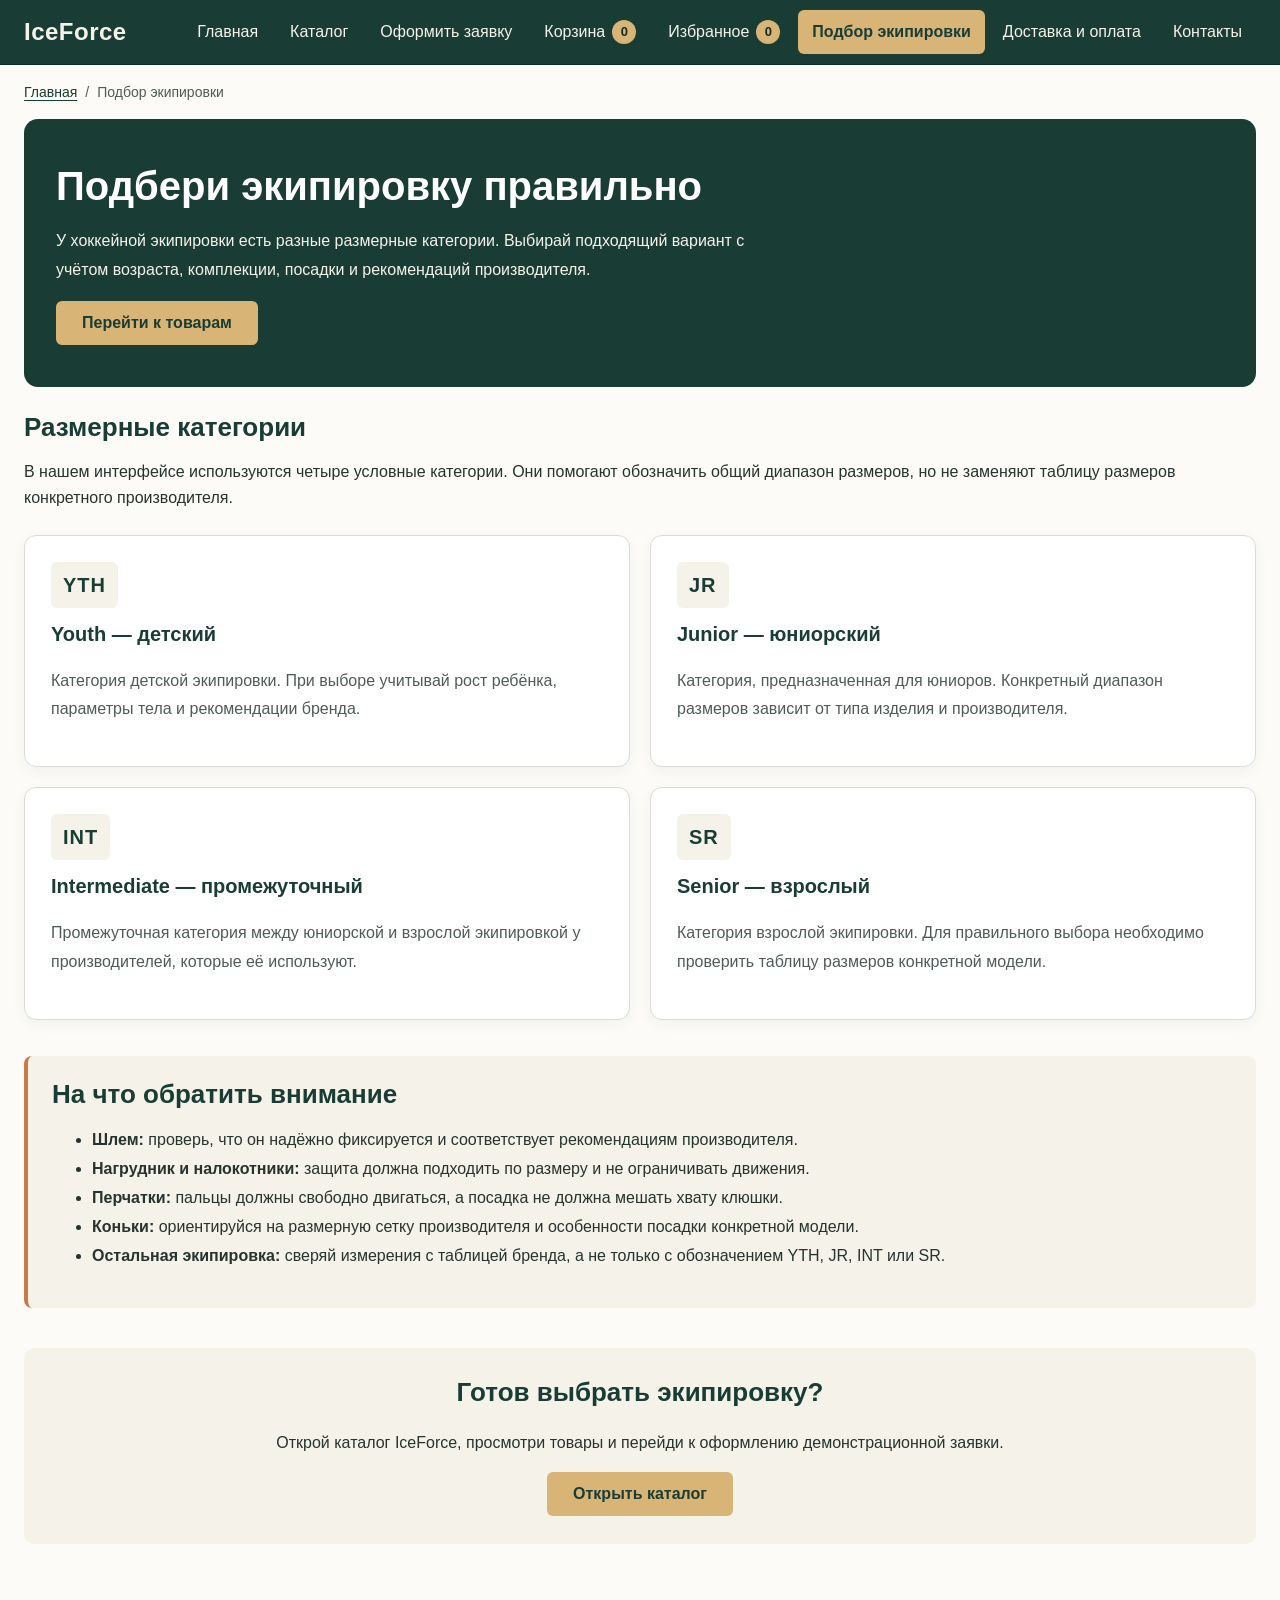
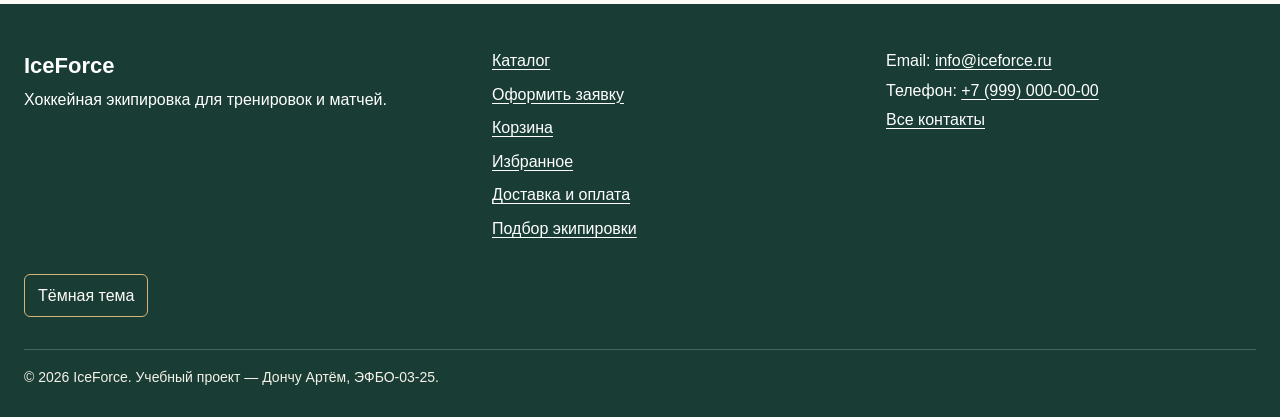
<file: size-guide.html>
<!DOCTYPE html>
<html lang="ru">
<head>
  <meta charset="UTF-8">
  <meta name="viewport" content="width=device-width, initial-scale=1.0">
  <meta name="description" content="Руководство по выбору размерной категории хоккейной экипировки IceForce.">
  <meta name="theme-color" content="#193d35">
  <title>Подбор экипировки — IceForce</title>
  <link rel="stylesheet" href="css/style.css">
  <link rel="stylesheet" href="css/responsive.css">
  <script>document.documentElement.classList.add('js');</script>
  <script src="js/data.js" defer></script>
  <script src="js/validation.js" defer></script>
  <script src="js/cart.js" defer></script>
  <script src="js/catalog.js" defer></script>
  <script src="js/product.js" defer></script>
  <script src="js/modal.js" defer></script>
  <script src="js/main.js" defer></script>
</head>
<body>

<a class="skip-link" href="#main">Перейти к основному содержимому</a>

<header class="site-header">
  <div class="site-header__inner container">
    <a class="site-header__logo" href="index.html">IceForce</a>

    <button class="site-header__menu-button" type="button" aria-expanded="false" aria-controls="site-nav">
      <span class="site-header__menu-icon" aria-hidden="true"></span>
      Меню
    </button>

    <nav class="site-nav" id="site-nav" aria-label="Основная навигация">
      <ul class="site-nav__list">
        <li><a class="site-nav__link" href="index.html">Главная</a></li>
        <li><a class="site-nav__link" href="catalog.html">Каталог</a></li>
        <li><a class="site-nav__link" href="order.html">Оформить заявку</a></li>
        <li><a class="site-nav__link" href="cart.html">Корзина <span class="cart-counter" aria-label="Товаров в корзине">0</span></a></li>
        <li><a class="site-nav__link" href="favorites.html">Избранное <span class="favorites-counter" aria-label="Товаров в избранном">0</span></a></li>
        <li><a class="site-nav__link site-nav__link--active" href="size-guide.html" aria-current="page">Подбор экипировки</a></li>
        <li><a class="site-nav__link" href="delivery.html">Доставка и оплата</a></li>
        <li><a class="site-nav__link" href="contacts.html">Контакты</a></li>
      </ul>
    </nav>
  </div>
</header>

<main id="main" tabindex="-1">
  <div class="container">
  <nav class="breadcrumbs" aria-label="Хлебные крошки">
    <ol class="breadcrumbs__list">
      <li class="breadcrumbs__item"><a class="breadcrumbs__link" href="index.html">Главная</a></li>
      <li class="breadcrumbs__item" aria-current="page">Подбор экипировки</li>
    </ol>
  </nav>

    <section class="page-banner" aria-labelledby="size-title">
      <h1 id="size-title">Подбери экипировку правильно</h1>
      <p>
        У хоккейной экипировки есть разные размерные категории.
        Выбирай подходящий вариант с учётом возраста, комплекции,
        посадки и рекомендаций производителя.
      </p>
      <a class="button button--primary" href="catalog.html">Перейти к товарам</a>
    </section>

    <section aria-labelledby="categories-title">
      <h2 class="section-title" id="categories-title">Размерные категории</h2>
      <p>
        В нашем интерфейсе используются четыре условные категории.
        Они помогают обозначить общий диапазон размеров, но не заменяют
        таблицу размеров конкретного производителя.
      </p>
      <ul class="info-grid info-grid--sizes">
        <li class="info-card">
          <span class="info-card__code" aria-hidden="true">YTH</span>
          <h3>Youth — детский</h3>
          <p>Категория детской экипировки. При выборе учитывай рост ребёнка, параметры тела и рекомендации бренда.</p>
        </li>
        <li class="info-card">
          <span class="info-card__code" aria-hidden="true">JR</span>
          <h3>Junior — юниорский</h3>
          <p>Категория, предназначенная для юниоров. Конкретный диапазон размеров зависит от типа изделия и производителя.</p>
        </li>
        <li class="info-card">
          <span class="info-card__code" aria-hidden="true">INT</span>
          <h3>Intermediate — промежуточный</h3>
          <p>Промежуточная категория между юниорской и взрослой экипировкой у производителей, которые её используют.</p>
        </li>
        <li class="info-card">
          <span class="info-card__code" aria-hidden="true">SR</span>
          <h3>Senior — взрослый</h3>
          <p>Категория взрослой экипировки. Для правильного выбора необходимо проверить таблицу размеров конкретной модели.</p>
        </li>
      </ul>
    </section>

    <section class="note" aria-labelledby="advice-title">
      <h2 class="section-title" id="advice-title">На что обратить внимание</h2>
      <ul>
        <li><strong>Шлем:</strong> проверь, что он надёжно фиксируется и соответствует рекомендациям производителя.</li>
        <li><strong>Нагрудник и налокотники:</strong> защита должна подходить по размеру и не ограничивать движения.</li>
        <li><strong>Перчатки:</strong> пальцы должны свободно двигаться, а посадка не должна мешать хвату клюшки.</li>
        <li><strong>Коньки:</strong> ориентируйся на размерную сетку производителя и особенности посадки конкретной модели.</li>
        <li><strong>Остальная экипировка:</strong> сверяй измерения с таблицей бренда, а не только с обозначением YTH, JR, INT или SR.</li>
      </ul>
    </section>

    <section class="cta" aria-labelledby="size-cta-title">
      <h2 id="size-cta-title">Готов выбрать экипировку?</h2>
      <p>Открой каталог IceForce, просмотри товары и перейди к оформлению демонстрационной заявки.</p>
      <a class="button button--primary" href="catalog.html">Открыть каталог</a>
    </section>
  </div>
</main>

<footer class="site-footer">
  <div class="site-footer__inner container">
    <div>
      <p class="site-footer__title">IceForce</p>
      <p>Хоккейная экипировка для тренировок и матчей.</p>
    </div>

    <nav aria-label="Дополнительная навигация">
      <ul class="site-footer__links">
        <li><a href="catalog.html">Каталог</a></li>
        <li><a href="order.html">Оформить заявку</a></li>
        <li><a href="cart.html">Корзина</a></li>
        <li><a href="favorites.html">Избранное</a></li>
        <li><a href="delivery.html">Доставка и оплата</a></li>
        <li><a href="size-guide.html">Подбор экипировки</a></li>
      </ul>
    </nav>

    <div>
      <p>Email: <a href="mailto:info@iceforce.ru">info@iceforce.ru</a></p>
      <p>Телефон: <a href="tel:+79990000000">+7 (999) 000-00-00</a></p>
      <p><a href="contacts.html">Все контакты</a></p>
    </div>

    <p><button class="theme-toggle" type="button" aria-pressed="false">Тёмная тема</button></p>

    <p class="site-footer__copyright">© 2026 IceForce. Учебный проект — Дончу Артём, ЭФБО-03-25.</p>
  </div>
</footer>

<button class="scroll-top" id="scroll-top" type="button">
  <span aria-hidden="true">↑</span> Наверх
</button>

<div class="toast" id="toast" role="status" aria-live="polite"></div>

</body>
</html>
</file>
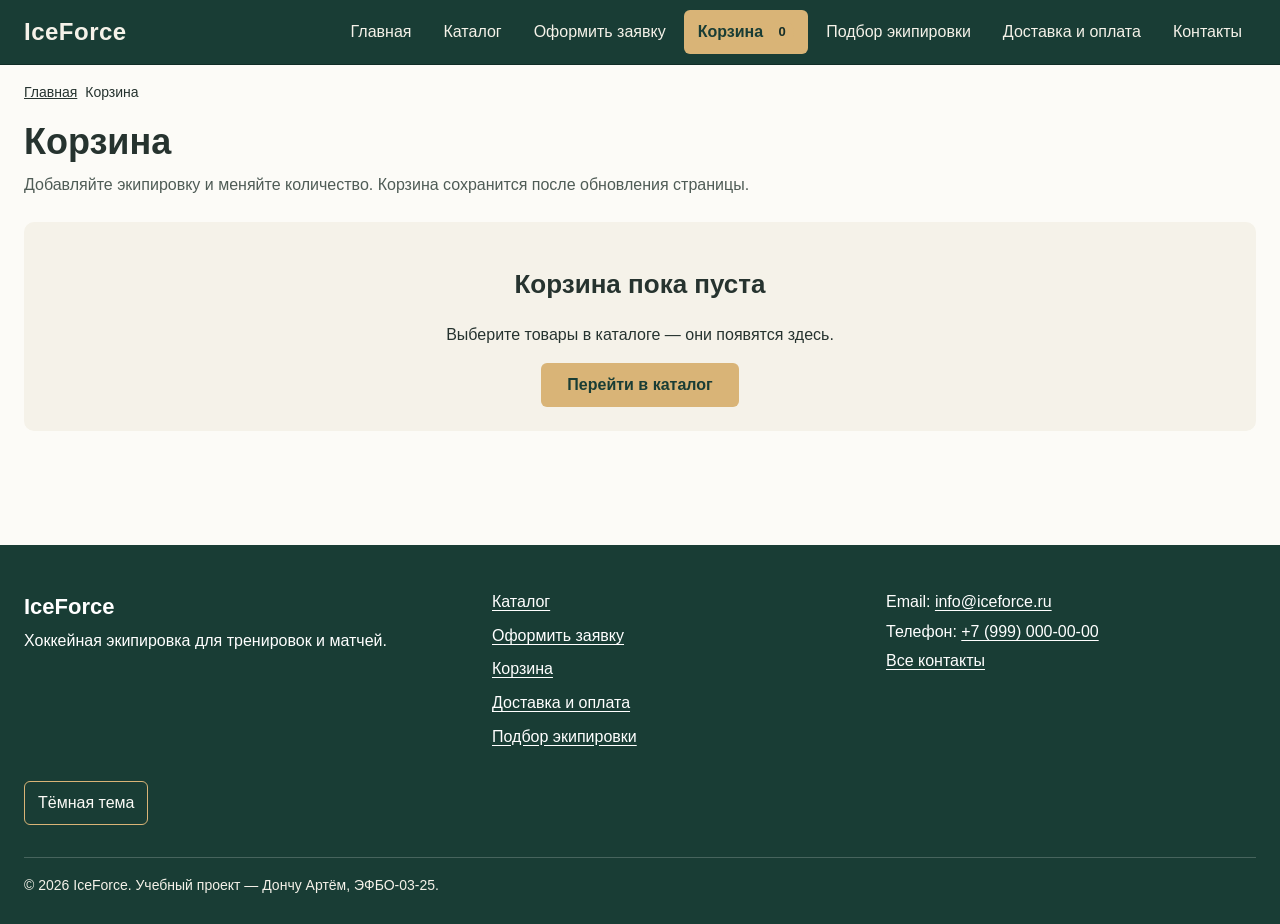
<file: kr4-js-shop/cart.html>
<!DOCTYPE html>
<html lang="ru"><head><meta charset="UTF-8"><meta name="viewport" content="width=device-width, initial-scale=1.0"><meta name="description" content="Корзина хоккейного магазина IceForce — учебный JavaScript-проект."><title>Корзина — IceForce</title><link rel="stylesheet" href="css/style.css"><link rel="stylesheet" href="css/responsive.css"><script>document.documentElement.classList.add('js');</script>
<script src="js/data.js" defer></script>
<script src="js/validation.js" defer></script>
<script src="js/cart.js" defer></script>
<script src="js/catalog.js" defer></script>
<script src="js/product.js" defer></script>
<script src="js/modal.js" defer></script>
<script src="js/main.js" defer></script></head><body>
<a class="skip-link" href="#main">Перейти к основному содержимому</a>
<header class="site-header">
<div class="site-header__inner container">
<a class="site-header__logo" href="index.html">IceForce</a>
<button aria-controls="site-nav" aria-expanded="false" class="site-header__menu-button" type="button">
<span aria-hidden="true" class="site-header__menu-icon"></span>
      Меню
    </button>
<nav aria-label="Основная навигация" class="site-nav" id="site-nav">
<ul class="site-nav__list">
<li><a class="site-nav__link" href="index.html">Главная</a></li>
<li><a  class="site-nav__link " href="catalog.html">Каталог</a></li>
<li><a class="site-nav__link" href="order.html">Оформить заявку</a></li>
<li><a class="site-nav__link site-nav__link--active" href="cart.html" aria-current="page">Корзина <span aria-label="Товаров в корзине" class="cart-counter">0</span></a></li>
<li><a class="site-nav__link" href="size-guide.html">Подбор экипировки</a></li>
<li><a class="site-nav__link" href="delivery.html">Доставка и оплата</a></li>
<li><a class="site-nav__link" href="contacts.html">Контакты</a></li>
</ul>
</nav>
</div>
</header>
<main id="main" tabindex="-1"><div class="container">
<nav class="breadcrumbs" aria-label="Хлебные крошки"><ol class="breadcrumbs__list"><li><a href="index.html">Главная</a></li><li aria-current="page">Корзина</li></ol></nav>
<header class="page-intro"><h1>Корзина</h1><p>Добавляйте экипировку и меняйте количество. Корзина сохранится после обновления страницы.</p></header>
<section id="cart-empty" class="catalog-empty" aria-live="polite"><h2>Корзина пока пуста</h2><p>Выберите товары в каталоге — они появятся здесь.</p><a class="button button--primary" href="catalog.html">Перейти в каталог</a></section>
<div id="cart-content" class="cart-layout" hidden>
<section aria-labelledby="cart-items-title"><h2 class="section-title" id="cart-items-title">Ваши товары</h2><ul id="cart-items" class="cart-list"></ul></section>
<aside class="order-summary" aria-label="Сумма корзины"><h2 class="order-summary__title">Итого</h2><dl class="order-summary__list"><dt>Количество</dt><dd id="cart-quantity">0</dd><dt>Товары</dt><dd id="cart-subtotal">0 ₽</dd><dt>Скидка</dt><dd id="cart-discount">0 ₽</dd></dl><p class="order-summary__total">Итого: <span id="cart-total">0 ₽</span></p>
<form id="promo-form" class="promo-form"><label class="order-form__label" for="promo-code">Промокод</label><div class="promo-form__row"><input class="order-form__input" id="promo-code" placeholder="ICE10" autocomplete="off"><button class="button button--secondary" type="submit">Применить</button></div><p id="promo-message" role="status" aria-live="polite">Для примера используйте ICE10 (скидка 10 %).</p></form>
<p class="order-form__note">Учебный магазин: онлайн-оплата отсутствует.</p></aside></div>
<section id="cart-checkout" class="cart-checkout" aria-labelledby="cart-checkout-title" hidden><h2 class="section-title" id="cart-checkout-title">Подготовить заявку на товары</h2><p>Заполните данные для демонстрационной заявки. Никакие сведения не отправляются на сервер.</p>
<form id="cart-checkout-form" class="order-form" action="cart.html" method="get"><div class="order-form__grid">
<div class="order-form__field"><label class="order-form__label" for="checkout-name">Имя *</label><input class="order-form__input" id="checkout-name" name="name" type="text" autocomplete="name" required aria-describedby="checkout-name-error"><p id="checkout-name-error" class="order-form__error"></p></div>
<div class="order-form__field"><label class="order-form__label" for="checkout-phone">Телефон *</label><input class="order-form__input" id="checkout-phone" name="phone" type="tel" autocomplete="tel" required pattern="[0-9+()\-\s]{10,20}" aria-describedby="checkout-phone-error"><p id="checkout-phone-error" class="order-form__error"></p></div>
<div class="order-form__field order-form__field--wide"><label class="order-form__label" for="checkout-email">Email *</label><input class="order-form__input" id="checkout-email" name="email" type="email" autocomplete="email" required aria-describedby="checkout-email-error"><p id="checkout-email-error" class="order-form__error"></p></div>
</div><div class="order-form__field"><label class="order-form__checkbox"><input type="checkbox" name="agreement" required aria-describedby="checkout-agreement-error"><span>Согласен на обработку данных *</span></label><p id="checkout-agreement-error" class="order-form__error"></p></div>
<div class="order-form__actions"><button class="button button--primary" type="submit">Подготовить заявку</button></div></form></section>
<p id="cart-message" class="form-status" role="status" tabindex="-1" aria-live="polite"></p>
</div></main><footer class="site-footer">
<div class="site-footer__inner container">
<div>
<p class="site-footer__title">IceForce</p>
<p>Хоккейная экипировка для тренировок и матчей.</p>
</div>
<nav aria-label="Дополнительная навигация">
<ul class="site-footer__links">
<li><a href="catalog.html">Каталог</a></li>
<li><a href="order.html">Оформить заявку</a></li>
<li><a href="cart.html">Корзина</a></li>
<li><a href="delivery.html">Доставка и оплата</a></li>
<li><a href="size-guide.html">Подбор экипировки</a></li>
</ul>
</nav>
<div>
<p>Email: <a href="mailto:info@iceforce.ru">info@iceforce.ru</a></p>
<p>Телефон: <a href="tel:+79990000000">+7 (999) 000-00-00</a></p>
<p><a href="contacts.html">Все контакты</a></p>
</div>
<p><button aria-pressed="false" class="theme-toggle" type="button">Тёмная тема</button></p>
<p class="site-footer__copyright">© 2026 IceForce. Учебный проект — Дончу Артём, ЭФБО-03-25.</p>
</div>
</footer><button class="scroll-top" id="scroll-top" type="button">
<span aria-hidden="true">↑</span> Наверх
</button><div aria-live="polite" class="toast" id="toast" role="status"></div>
</body></html>
</file>
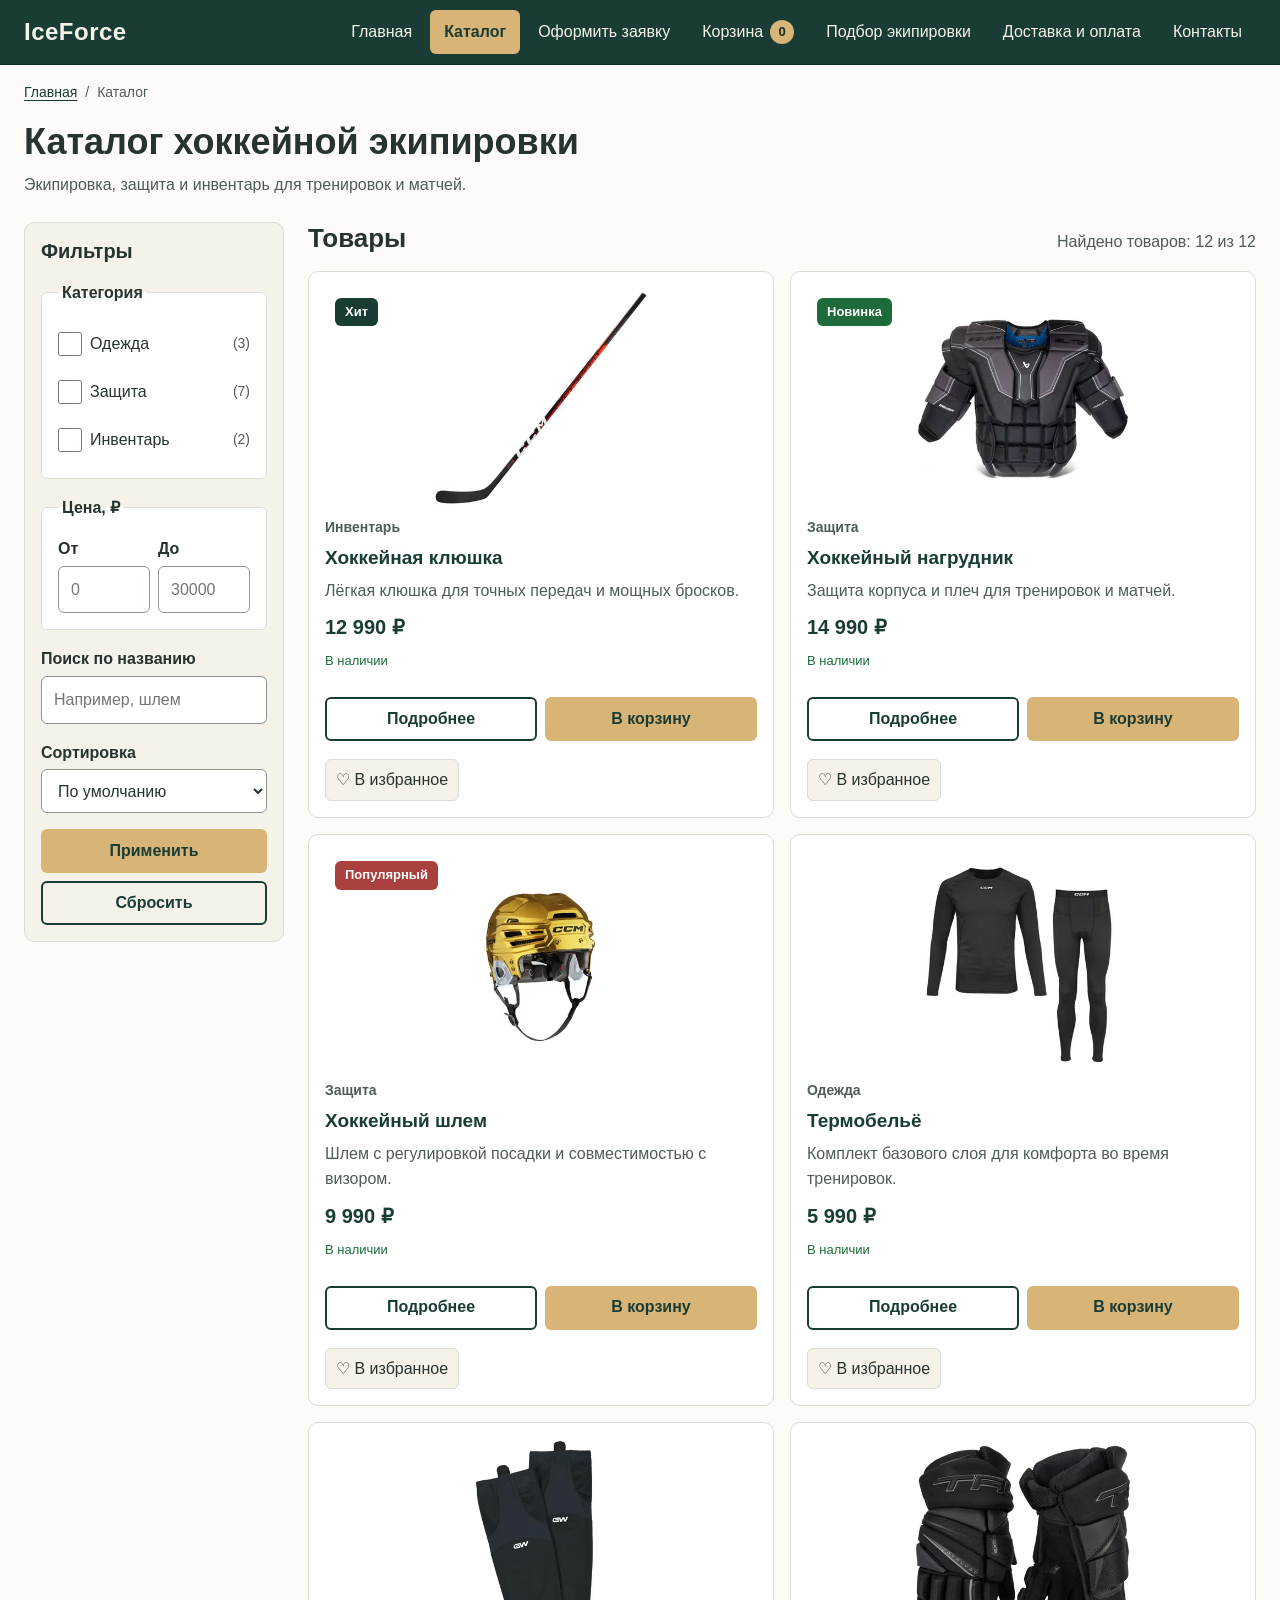
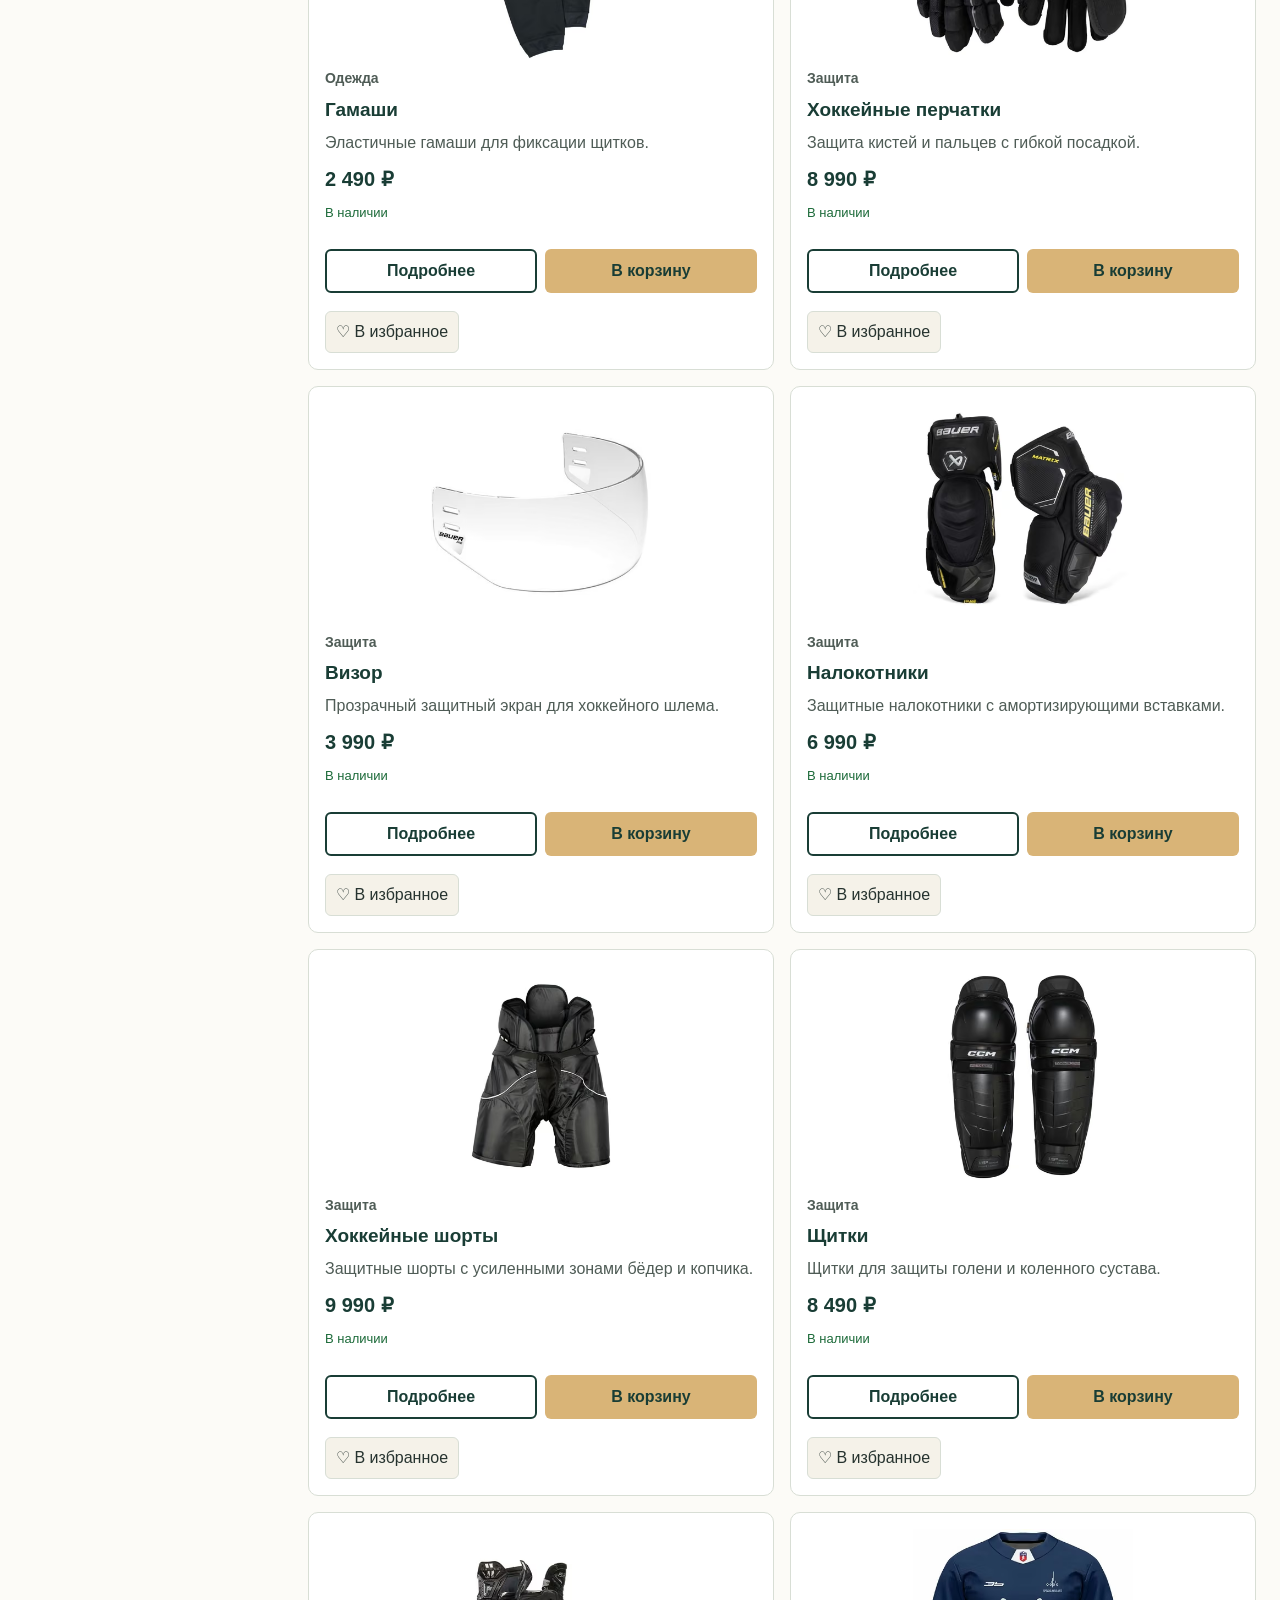
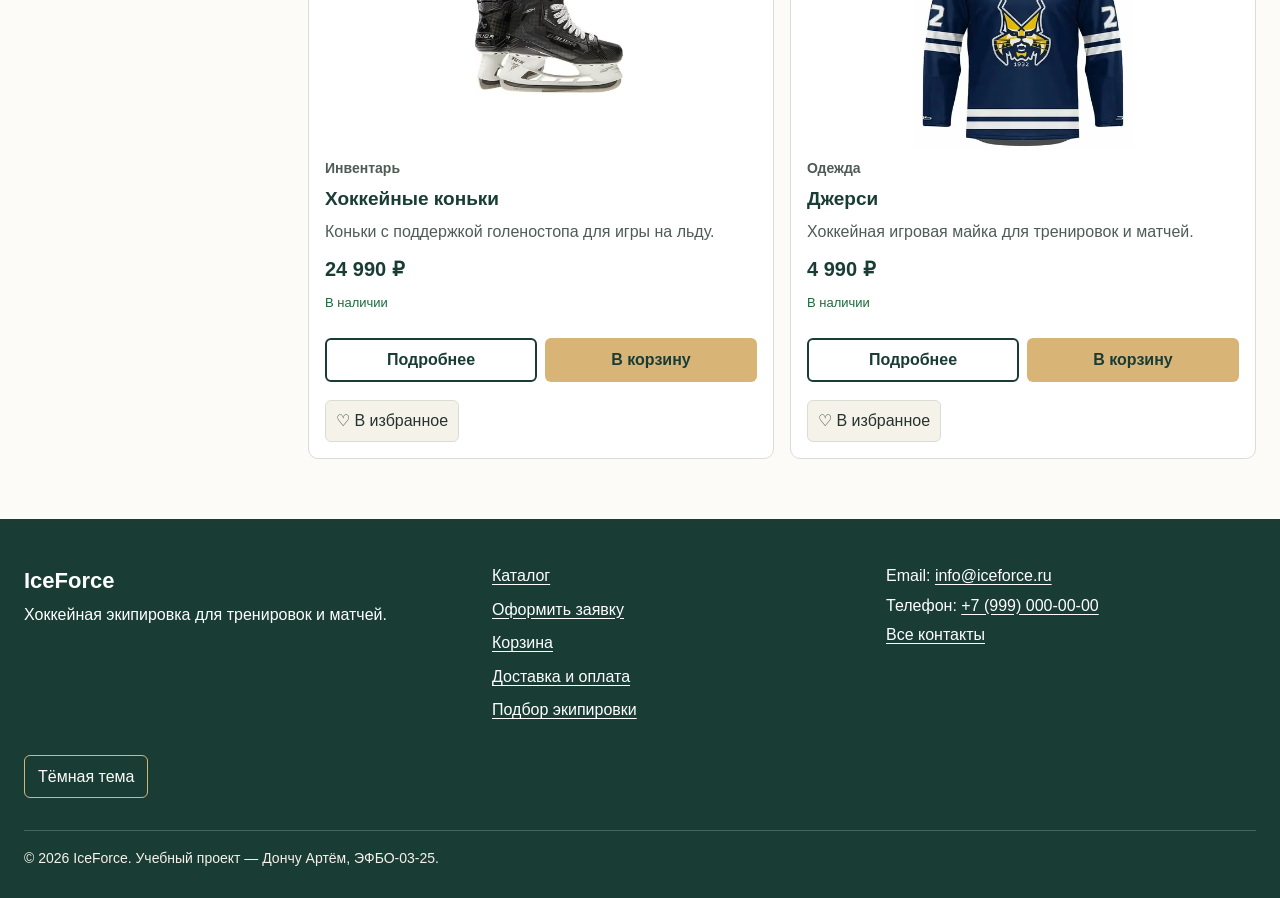
<file: kr4-js-shop/catalog.html>
<!DOCTYPE html>
<html lang="ru">
<head>
  <meta charset="UTF-8">
  <meta name="viewport" content="width=device-width, initial-scale=1.0">
  <meta name="description" content="Каталог хоккейной экипировки IceForce: защита, инвентарь и одежда с фильтрами по категориям и цене.">
  <meta name="theme-color" content="#193d35">
  <title>Каталог — IceForce</title>
  <link rel="stylesheet" href="css/style.css">
  <link rel="stylesheet" href="css/responsive.css">
  <script>document.documentElement.classList.add('js');</script>
  <script src="js/data.js" defer></script>
  <script src="js/validation.js" defer></script>
  <script src="js/cart.js" defer></script>
  <script src="js/catalog.js" defer></script>
  <script src="js/product.js" defer></script>
  <script src="js/modal.js" defer></script>
  <script src="js/main.js" defer></script>
</head>
<body>

<a class="skip-link" href="#main">Перейти к основному содержимому</a>

<header class="site-header">
  <div class="site-header__inner container">
    <a class="site-header__logo" href="index.html">IceForce</a>

    <button class="site-header__menu-button" type="button" aria-expanded="false" aria-controls="site-nav">
      <span class="site-header__menu-icon" aria-hidden="true"></span>
      Меню
    </button>

    <nav class="site-nav" id="site-nav" aria-label="Основная навигация">
      <ul class="site-nav__list">
        <li><a class="site-nav__link" href="index.html">Главная</a></li>
        <li><a class="site-nav__link site-nav__link--active" href="catalog.html" aria-current="page">Каталог</a></li>
        <li><a class="site-nav__link" href="order.html">Оформить заявку</a></li>
        <li><a class="site-nav__link" href="cart.html">Корзина <span class="cart-counter" aria-label="Товаров в корзине">0</span></a></li>
        <li><a class="site-nav__link" href="size-guide.html">Подбор экипировки</a></li>
        <li><a class="site-nav__link" href="delivery.html">Доставка и оплата</a></li>
        <li><a class="site-nav__link" href="contacts.html">Контакты</a></li>
      </ul>
    </nav>
  </div>
</header>

<main id="main" tabindex="-1">
  <div class="container">
  <nav class="breadcrumbs" aria-label="Хлебные крошки">
    <ol class="breadcrumbs__list">
      <li class="breadcrumbs__item"><a class="breadcrumbs__link" href="index.html">Главная</a></li>
      <li class="breadcrumbs__item" aria-current="page">Каталог</li>
    </ol>
  </nav>

    <header class="page-intro">
      <h1>Каталог хоккейной экипировки</h1>
      <p>Экипировка, защита и инвентарь для тренировок и матчей.</p>
    </header>

    <div class="catalog-layout">
      <aside class="catalog-filters" aria-labelledby="filters-title">
        <div class="catalog-filters__header">
          <h2 class="catalog-filters__title" id="filters-title">Фильтры</h2>
          <button class="button button--secondary catalog-filters__toggle" type="button" aria-expanded="false" aria-controls="filters-form">Показать фильтры</button>
        </div>

        <form class="filters-form" id="filters-form" action="catalog.html" method="get">
          <fieldset class="filters-form__group">
            <legend class="filters-form__legend">Категория</legend>
            <label class="filters-form__option">
              <input type="checkbox" name="category" value="clothing">
              Одежда
              <span class="filters-form__count">(3)</span>
            </label>
            <label class="filters-form__option">
              <input type="checkbox" name="category" value="protection">
              Защита
              <span class="filters-form__count">(7)</span>
            </label>
            <label class="filters-form__option">
              <input type="checkbox" name="category" value="equipment">
              Инвентарь
              <span class="filters-form__count">(2)</span>
            </label>
          </fieldset>

          <fieldset class="filters-form__group">
            <legend class="filters-form__legend">Цена, ₽</legend>
            <div class="filters-form__range">
              <div class="order-form__field">
                <label class="order-form__label" for="price-from">От</label>
                <input class="order-form__input" id="price-from" name="price-from" type="number" inputmode="numeric" min="0" step="100" placeholder="0">
              </div>
              <div class="order-form__field">
                <label class="order-form__label" for="price-to">До</label>
                <input class="order-form__input" id="price-to" name="price-to" type="number" inputmode="numeric" min="0" step="100" placeholder="30000">
              </div>
            </div>
          </fieldset>

          <div class="order-form__field">
            <label class="order-form__label" for="catalog-search">Поиск по названию</label>
            <input class="order-form__input" type="search" id="catalog-search" name="search" placeholder="Например, шлем" autocomplete="off">
          </div>

          <div class="order-form__field">
            <label class="order-form__label" for="sort">Сортировка</label>
            <select class="order-form__select" id="sort" name="sort">
              <option value="default">По умолчанию</option>
              <option value="price-asc">Сначала дешевле</option>
              <option value="price-desc">Сначала дороже</option>
              <option value="name">По названию</option>
            </select>
          </div>

          <div class="filters-form__actions">
            <button class="button button--primary" type="submit">Применить</button>
            <button class="button button--secondary" type="reset">Сбросить</button>
          </div>
        </form>
      </aside>

      <section class="catalog-products" aria-labelledby="products-title">
        <div class="catalog-products__header">
          <h2 class="catalog-products__title" id="products-title">Товары</h2>
          <p class="catalog-products__count" id="products-count" aria-live="polite">Найдено товаров: 0</p>
        </div>

        <ul class="products-grid" id="products-grid">
          <!-- Карточки создаются через JavaScript в js/catalog.js -->
        </ul>

        <div class="catalog-empty" id="catalog-empty" hidden>
          <h3>Ничего не найдено</h3>
          <p>Попробуйте изменить запрос, категорию или диапазон цен.</p>
          <button class="button button--secondary" type="button" data-filters-reset>Сбросить фильтры</button>
        </div>
      </section>
    </div>
  </div>
</main>

<footer class="site-footer">
  <div class="site-footer__inner container">
    <div>
      <p class="site-footer__title">IceForce</p>
      <p>Хоккейная экипировка для тренировок и матчей.</p>
    </div>

    <nav aria-label="Дополнительная навигация">
      <ul class="site-footer__links">
        <li><a href="catalog.html">Каталог</a></li>
        <li><a href="order.html">Оформить заявку</a></li>
        <li><a href="cart.html">Корзина</a></li>
        <li><a href="delivery.html">Доставка и оплата</a></li>
        <li><a href="size-guide.html">Подбор экипировки</a></li>
      </ul>
    </nav>

    <div>
      <p>Email: <a href="mailto:info@iceforce.ru">info@iceforce.ru</a></p>
      <p>Телефон: <a href="tel:+79990000000">+7 (999) 000-00-00</a></p>
      <p><a href="contacts.html">Все контакты</a></p>
    </div>

    <p><button class="theme-toggle" type="button" aria-pressed="false">Тёмная тема</button></p>

    <p class="site-footer__copyright">© 2026 IceForce. Учебный проект — Дончу Артём, ЭФБО-03-25.</p>
  </div>
</footer>

<button class="scroll-top" id="scroll-top" type="button">
  <span aria-hidden="true">↑</span> Наверх
</button>

<div class="toast" id="toast" role="status" aria-live="polite"></div>

</body>
</html>
</file>
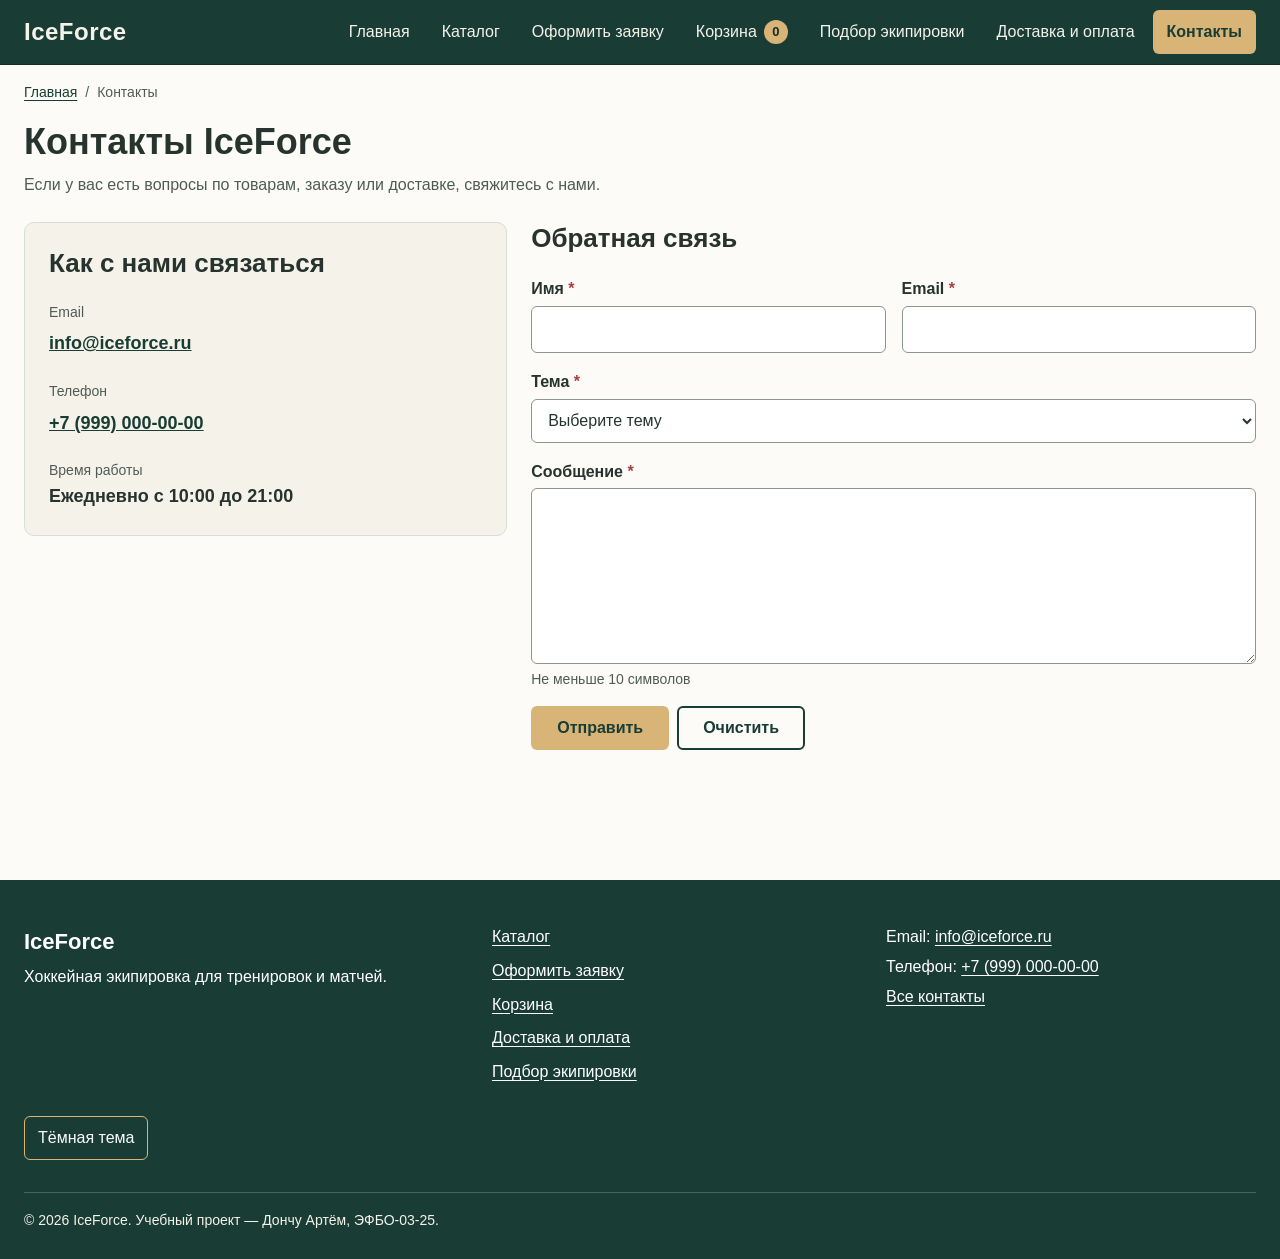
<file: kr4-js-shop/contacts.html>
<!DOCTYPE html>
<html lang="ru">
<head>
  <meta charset="UTF-8">
  <meta name="viewport" content="width=device-width, initial-scale=1.0">
  <meta name="description" content="Контакты магазина IceForce и форма обратной связи.">
  <meta name="theme-color" content="#193d35">
  <title>Контакты — IceForce</title>
  <link rel="stylesheet" href="css/style.css">
  <link rel="stylesheet" href="css/responsive.css">
  <script>document.documentElement.classList.add('js');</script>
  <script src="js/data.js" defer></script>
  <script src="js/validation.js" defer></script>
  <script src="js/cart.js" defer></script>
  <script src="js/catalog.js" defer></script>
  <script src="js/product.js" defer></script>
  <script src="js/modal.js" defer></script>
  <script src="js/main.js" defer></script>
</head>
<body>

<a class="skip-link" href="#main">Перейти к основному содержимому</a>

<header class="site-header">
  <div class="site-header__inner container">
    <a class="site-header__logo" href="index.html">IceForce</a>

    <button class="site-header__menu-button" type="button" aria-expanded="false" aria-controls="site-nav">
      <span class="site-header__menu-icon" aria-hidden="true"></span>
      Меню
    </button>

    <nav class="site-nav" id="site-nav" aria-label="Основная навигация">
      <ul class="site-nav__list">
        <li><a class="site-nav__link" href="index.html">Главная</a></li>
        <li><a class="site-nav__link" href="catalog.html">Каталог</a></li>
        <li><a class="site-nav__link" href="order.html">Оформить заявку</a></li>
        <li><a class="site-nav__link" href="cart.html">Корзина <span class="cart-counter" aria-label="Товаров в корзине">0</span></a></li>
        <li><a class="site-nav__link" href="size-guide.html">Подбор экипировки</a></li>
        <li><a class="site-nav__link" href="delivery.html">Доставка и оплата</a></li>
        <li><a class="site-nav__link site-nav__link--active" href="contacts.html" aria-current="page">Контакты</a></li>
      </ul>
    </nav>
  </div>
</header>

<main id="main" tabindex="-1">
  <div class="container">
  <nav class="breadcrumbs" aria-label="Хлебные крошки">
    <ol class="breadcrumbs__list">
      <li class="breadcrumbs__item"><a class="breadcrumbs__link" href="index.html">Главная</a></li>
      <li class="breadcrumbs__item" aria-current="page">Контакты</li>
    </ol>
  </nav>

    <header class="page-intro">
      <h1>Контакты IceForce</h1>
      <p>Если у вас есть вопросы по товарам, заказу или доставке, свяжитесь с нами.</p>
    </header>

    <div class="contacts-layout">
      <section class="contacts-info" aria-labelledby="contacts-title">
        <h2 id="contacts-title">Как с нами связаться</h2>
        <dl class="contacts-info__list">
          <div>
            <dt>Email</dt>
            <dd><a href="mailto:info@iceforce.ru">info@iceforce.ru</a></dd>
          </div>
          <div>
            <dt>Телефон</dt>
            <dd><a href="tel:+79990000000">+7 (999) 000-00-00</a></dd>
          </div>
          <div>
            <dt>Время работы</dt>
            <dd>Ежедневно с 10:00 до 21:00</dd>
          </div>
        </dl>
      </section>

      <section class="feedback" aria-labelledby="feedback-title">
        <h2 id="feedback-title">Обратная связь</h2>
        <form class="order-form" id="contact-form" action="contacts.html" method="get" data-success="Сообщение отправлено! Мы ответим на email в течение дня.">
          <div class="order-form__grid">
            <div class="order-form__field">
              <label class="order-form__label" for="contact-name">Имя <span class="order-form__required" aria-hidden="true">*</span></label>
              <input class="order-form__input" id="contact-name" name="name" type="text" autocomplete="name" required aria-describedby="contact-name-error">
              <p class="order-form__error" id="contact-name-error"></p>
            </div>

            <div class="order-form__field">
              <label class="order-form__label" for="contact-email">Email <span class="order-form__required" aria-hidden="true">*</span></label>
              <input class="order-form__input" id="contact-email" name="email" type="email" autocomplete="email" required aria-describedby="contact-email-error">
              <p class="order-form__error" id="contact-email-error"></p>
            </div>

            <div class="order-form__field order-form__field--wide">
              <label class="order-form__label" for="contact-topic">Тема <span class="order-form__required" aria-hidden="true">*</span></label>
              <select class="order-form__select" id="contact-topic" name="topic" required aria-describedby="contact-topic-error">
                <option value="">Выберите тему</option>
                <option value="product">Вопрос о товаре</option>
                <option value="order">Заказ</option>
                <option value="delivery">Доставка</option>
              </select>
              <p class="order-form__error" id="contact-topic-error"></p>
            </div>

            <div class="order-form__field order-form__field--wide">
              <label class="order-form__label" for="contact-message">Сообщение <span class="order-form__required" aria-hidden="true">*</span></label>
              <textarea class="order-form__textarea" id="contact-message" name="message" rows="6" required minlength="10" aria-describedby="contact-message-hint contact-message-error"></textarea>
              <p class="order-form__hint" id="contact-message-hint">Не меньше 10 символов</p>
              <p class="order-form__error" id="contact-message-error"></p>
            </div>
          </div>

          <div class="order-form__actions">
            <button class="button button--primary" type="submit">Отправить</button>
            <button class="button button--secondary" type="reset">Очистить</button>
          </div>
        </form>
      </section>
    </div>
  </div>
</main>

<footer class="site-footer">
  <div class="site-footer__inner container">
    <div>
      <p class="site-footer__title">IceForce</p>
      <p>Хоккейная экипировка для тренировок и матчей.</p>
    </div>

    <nav aria-label="Дополнительная навигация">
      <ul class="site-footer__links">
        <li><a href="catalog.html">Каталог</a></li>
        <li><a href="order.html">Оформить заявку</a></li>
        <li><a href="cart.html">Корзина</a></li>
        <li><a href="delivery.html">Доставка и оплата</a></li>
        <li><a href="size-guide.html">Подбор экипировки</a></li>
      </ul>
    </nav>

    <div>
      <p>Email: <a href="mailto:info@iceforce.ru">info@iceforce.ru</a></p>
      <p>Телефон: <a href="tel:+79990000000">+7 (999) 000-00-00</a></p>
      <p><a href="contacts.html">Все контакты</a></p>
    </div>

    <p><button class="theme-toggle" type="button" aria-pressed="false">Тёмная тема</button></p>

    <p class="site-footer__copyright">© 2026 IceForce. Учебный проект — Дончу Артём, ЭФБО-03-25.</p>
  </div>
</footer>

<button class="scroll-top" id="scroll-top" type="button">
  <span aria-hidden="true">↑</span> Наверх
</button>

<div class="toast" id="toast" role="status" aria-live="polite"></div>

</body>
</html>
</file>
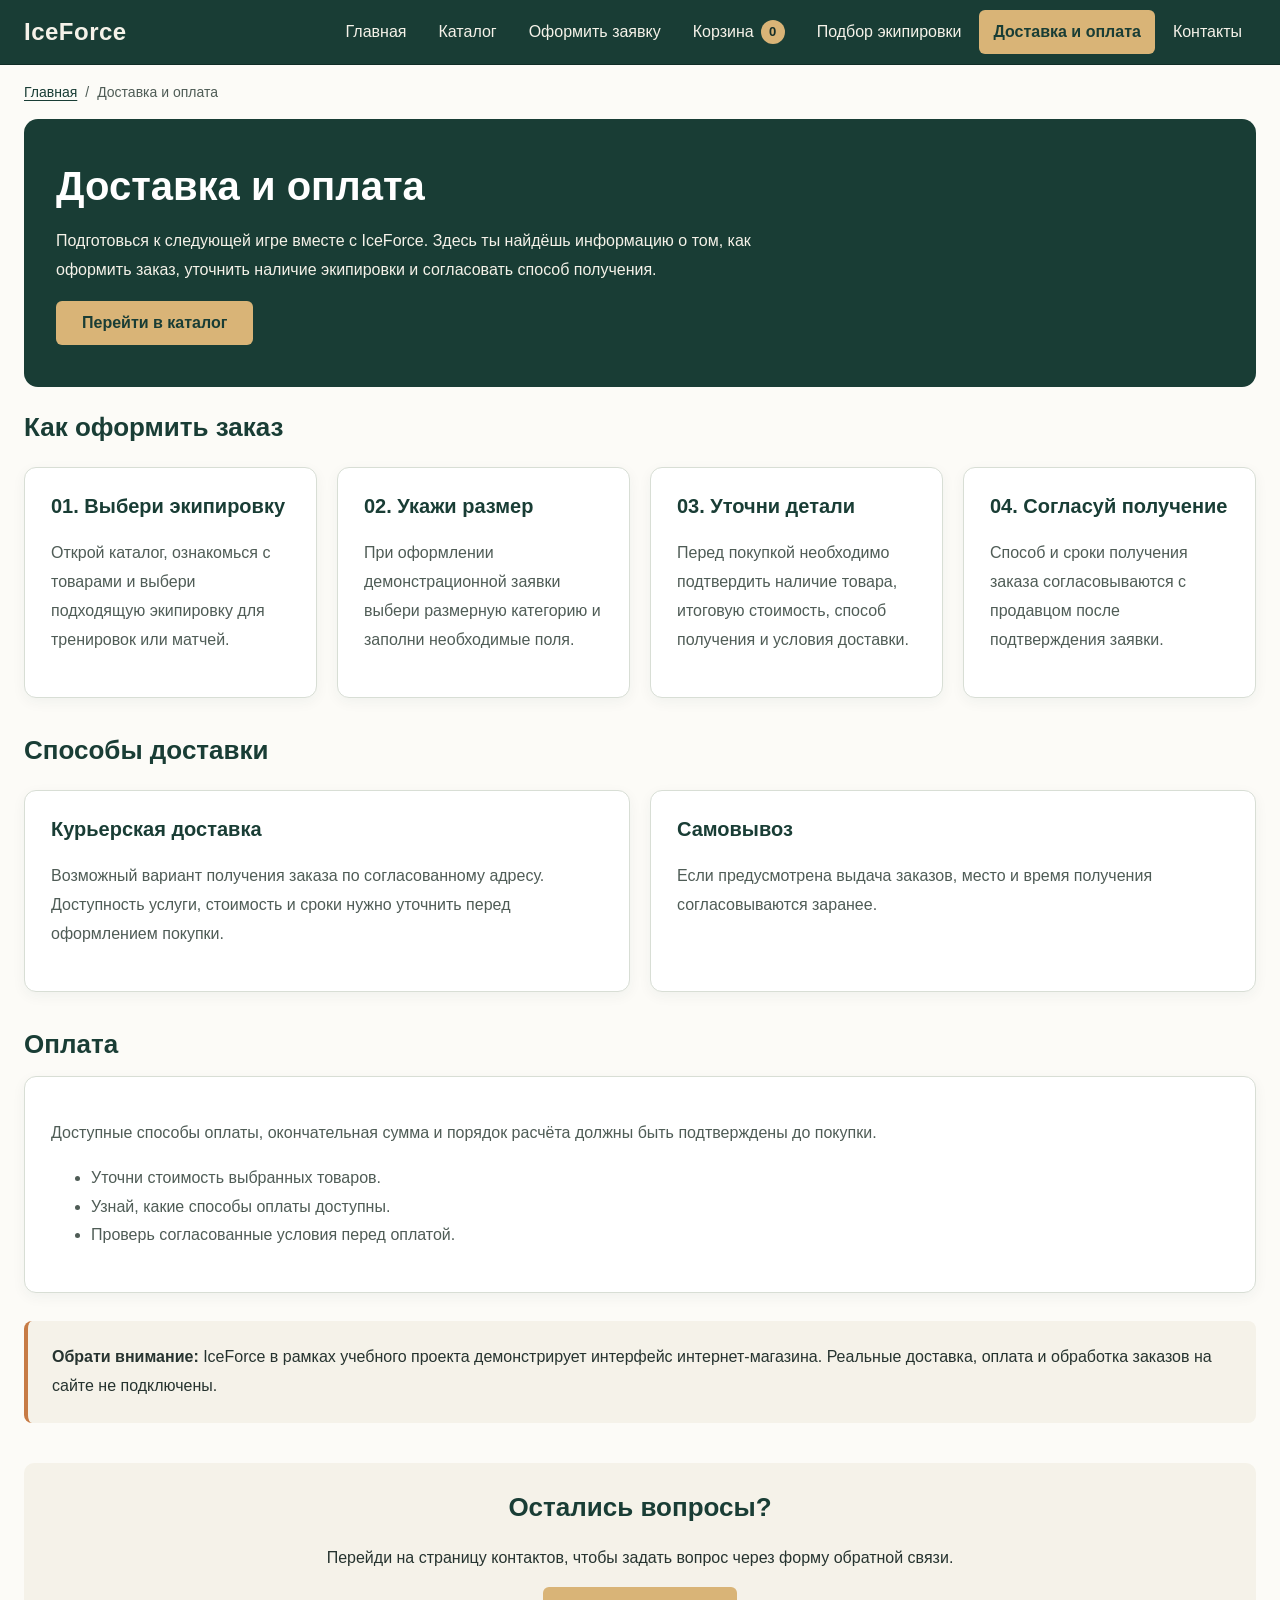
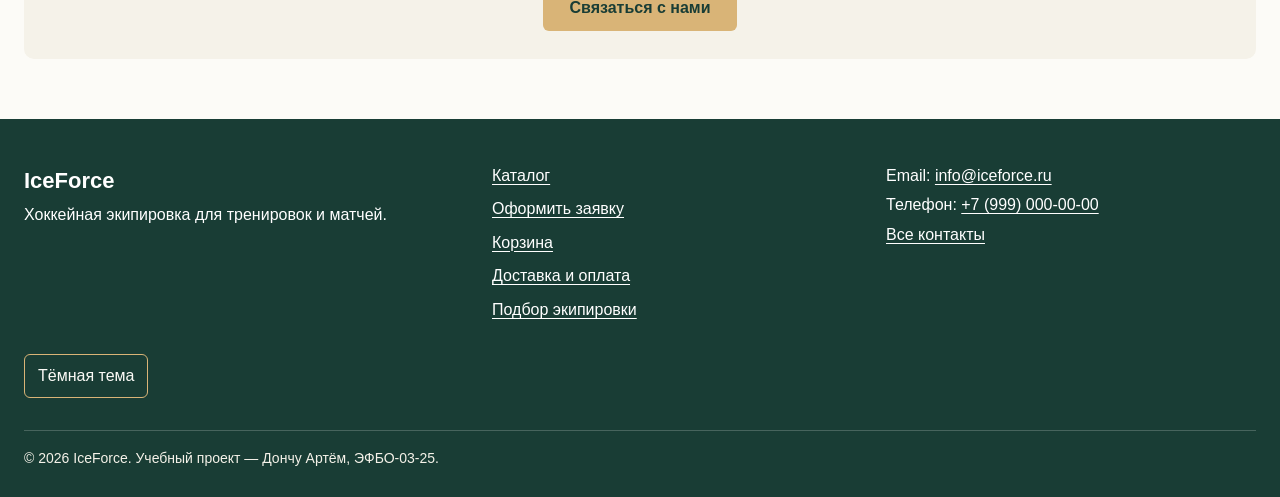
<file: kr4-js-shop/delivery.html>
<!DOCTYPE html>
<html lang="ru">
<head>
  <meta charset="UTF-8">
  <meta name="viewport" content="width=device-width, initial-scale=1.0">
  <meta name="description" content="Информация о доставке, оплате и оформлении заказов в IceForce.">
  <meta name="theme-color" content="#193d35">
  <title>Доставка и оплата — IceForce</title>
  <link rel="stylesheet" href="css/style.css">
  <link rel="stylesheet" href="css/responsive.css">
  <script>document.documentElement.classList.add('js');</script>
  <script src="js/data.js" defer></script>
  <script src="js/validation.js" defer></script>
  <script src="js/cart.js" defer></script>
  <script src="js/catalog.js" defer></script>
  <script src="js/product.js" defer></script>
  <script src="js/modal.js" defer></script>
  <script src="js/main.js" defer></script>
</head>
<body>

<a class="skip-link" href="#main">Перейти к основному содержимому</a>

<header class="site-header">
  <div class="site-header__inner container">
    <a class="site-header__logo" href="index.html">IceForce</a>

    <button class="site-header__menu-button" type="button" aria-expanded="false" aria-controls="site-nav">
      <span class="site-header__menu-icon" aria-hidden="true"></span>
      Меню
    </button>

    <nav class="site-nav" id="site-nav" aria-label="Основная навигация">
      <ul class="site-nav__list">
        <li><a class="site-nav__link" href="index.html">Главная</a></li>
        <li><a class="site-nav__link" href="catalog.html">Каталог</a></li>
        <li><a class="site-nav__link" href="order.html">Оформить заявку</a></li>
        <li><a class="site-nav__link" href="cart.html">Корзина <span class="cart-counter" aria-label="Товаров в корзине">0</span></a></li>
        <li><a class="site-nav__link" href="size-guide.html">Подбор экипировки</a></li>
        <li><a class="site-nav__link site-nav__link--active" href="delivery.html" aria-current="page">Доставка и оплата</a></li>
        <li><a class="site-nav__link" href="contacts.html">Контакты</a></li>
      </ul>
    </nav>
  </div>
</header>

<main id="main" tabindex="-1">
  <div class="container">
  <nav class="breadcrumbs" aria-label="Хлебные крошки">
    <ol class="breadcrumbs__list">
      <li class="breadcrumbs__item"><a class="breadcrumbs__link" href="index.html">Главная</a></li>
      <li class="breadcrumbs__item" aria-current="page">Доставка и оплата</li>
    </ol>
  </nav>

    <section class="page-banner" aria-labelledby="delivery-title">
      <h1 id="delivery-title">Доставка и оплата</h1>
      <p>
        Подготовься к следующей игре вместе с IceForce.
        Здесь ты найдёшь информацию о том, как оформить заказ,
        уточнить наличие экипировки и согласовать способ получения.
      </p>
      <a class="button button--primary" href="catalog.html">Перейти в каталог</a>
    </section>

    <section aria-labelledby="steps-title">
      <h2 class="section-title" id="steps-title">Как оформить заказ</h2>
      <ol class="info-grid info-grid--steps">
        <li class="info-card">
          <h3>01. Выбери экипировку</h3>
          <p>Открой каталог, ознакомься с товарами и выбери подходящую экипировку для тренировок или матчей.</p>
        </li>
        <li class="info-card">
          <h3>02. Укажи размер</h3>
          <p>При оформлении демонстрационной заявки выбери размерную категорию и заполни необходимые поля.</p>
        </li>
        <li class="info-card">
          <h3>03. Уточни детали</h3>
          <p>Перед покупкой необходимо подтвердить наличие товара, итоговую стоимость, способ получения и условия доставки.</p>
        </li>
        <li class="info-card">
          <h3>04. Согласуй получение</h3>
          <p>Способ и сроки получения заказа согласовываются с продавцом после подтверждения заявки.</p>
        </li>
      </ol>
    </section>

    <section aria-labelledby="ways-title">
      <h2 class="section-title" id="ways-title">Способы доставки</h2>
      <div class="info-grid">
        <article class="info-card">
          <h3>Курьерская доставка</h3>
          <p>Возможный вариант получения заказа по согласованному адресу. Доступность услуги, стоимость и сроки нужно уточнить перед оформлением покупки.</p>
        </article>
        <article class="info-card">
          <h3>Самовывоз</h3>
          <p>Если предусмотрена выдача заказов, место и время получения согласовываются заранее.</p>
        </article>
      </div>
    </section>

    <section aria-labelledby="payment-title">
      <h2 class="section-title" id="payment-title">Оплата</h2>
      <div class="info-card">
        <p>Доступные способы оплаты, окончательная сумма и порядок расчёта должны быть подтверждены до покупки.</p>
        <ul>
          <li>Уточни стоимость выбранных товаров.</li>
          <li>Узнай, какие способы оплаты доступны.</li>
          <li>Проверь согласованные условия перед оплатой.</li>
        </ul>
      </div>

      <p class="note">
        <strong>Обрати внимание:</strong> IceForce в рамках учебного проекта демонстрирует интерфейс
        интернет-магазина. Реальные доставка, оплата и обработка заказов на сайте не подключены.
      </p>
    </section>

    <section class="cta" aria-labelledby="delivery-cta-title">
      <h2 id="delivery-cta-title">Остались вопросы?</h2>
      <p>Перейди на страницу контактов, чтобы задать вопрос через форму обратной связи.</p>
      <a class="button button--primary" href="contacts.html">Связаться с нами</a>
    </section>
  </div>
</main>

<footer class="site-footer">
  <div class="site-footer__inner container">
    <div>
      <p class="site-footer__title">IceForce</p>
      <p>Хоккейная экипировка для тренировок и матчей.</p>
    </div>

    <nav aria-label="Дополнительная навигация">
      <ul class="site-footer__links">
        <li><a href="catalog.html">Каталог</a></li>
        <li><a href="order.html">Оформить заявку</a></li>
        <li><a href="cart.html">Корзина</a></li>
        <li><a href="delivery.html">Доставка и оплата</a></li>
        <li><a href="size-guide.html">Подбор экипировки</a></li>
      </ul>
    </nav>

    <div>
      <p>Email: <a href="mailto:info@iceforce.ru">info@iceforce.ru</a></p>
      <p>Телефон: <a href="tel:+79990000000">+7 (999) 000-00-00</a></p>
      <p><a href="contacts.html">Все контакты</a></p>
    </div>

    <p><button class="theme-toggle" type="button" aria-pressed="false">Тёмная тема</button></p>

    <p class="site-footer__copyright">© 2026 IceForce. Учебный проект — Дончу Артём, ЭФБО-03-25.</p>
  </div>
</footer>

<button class="scroll-top" id="scroll-top" type="button">
  <span aria-hidden="true">↑</span> Наверх
</button>

<div class="toast" id="toast" role="status" aria-live="polite"></div>

</body>
</html>
</file>
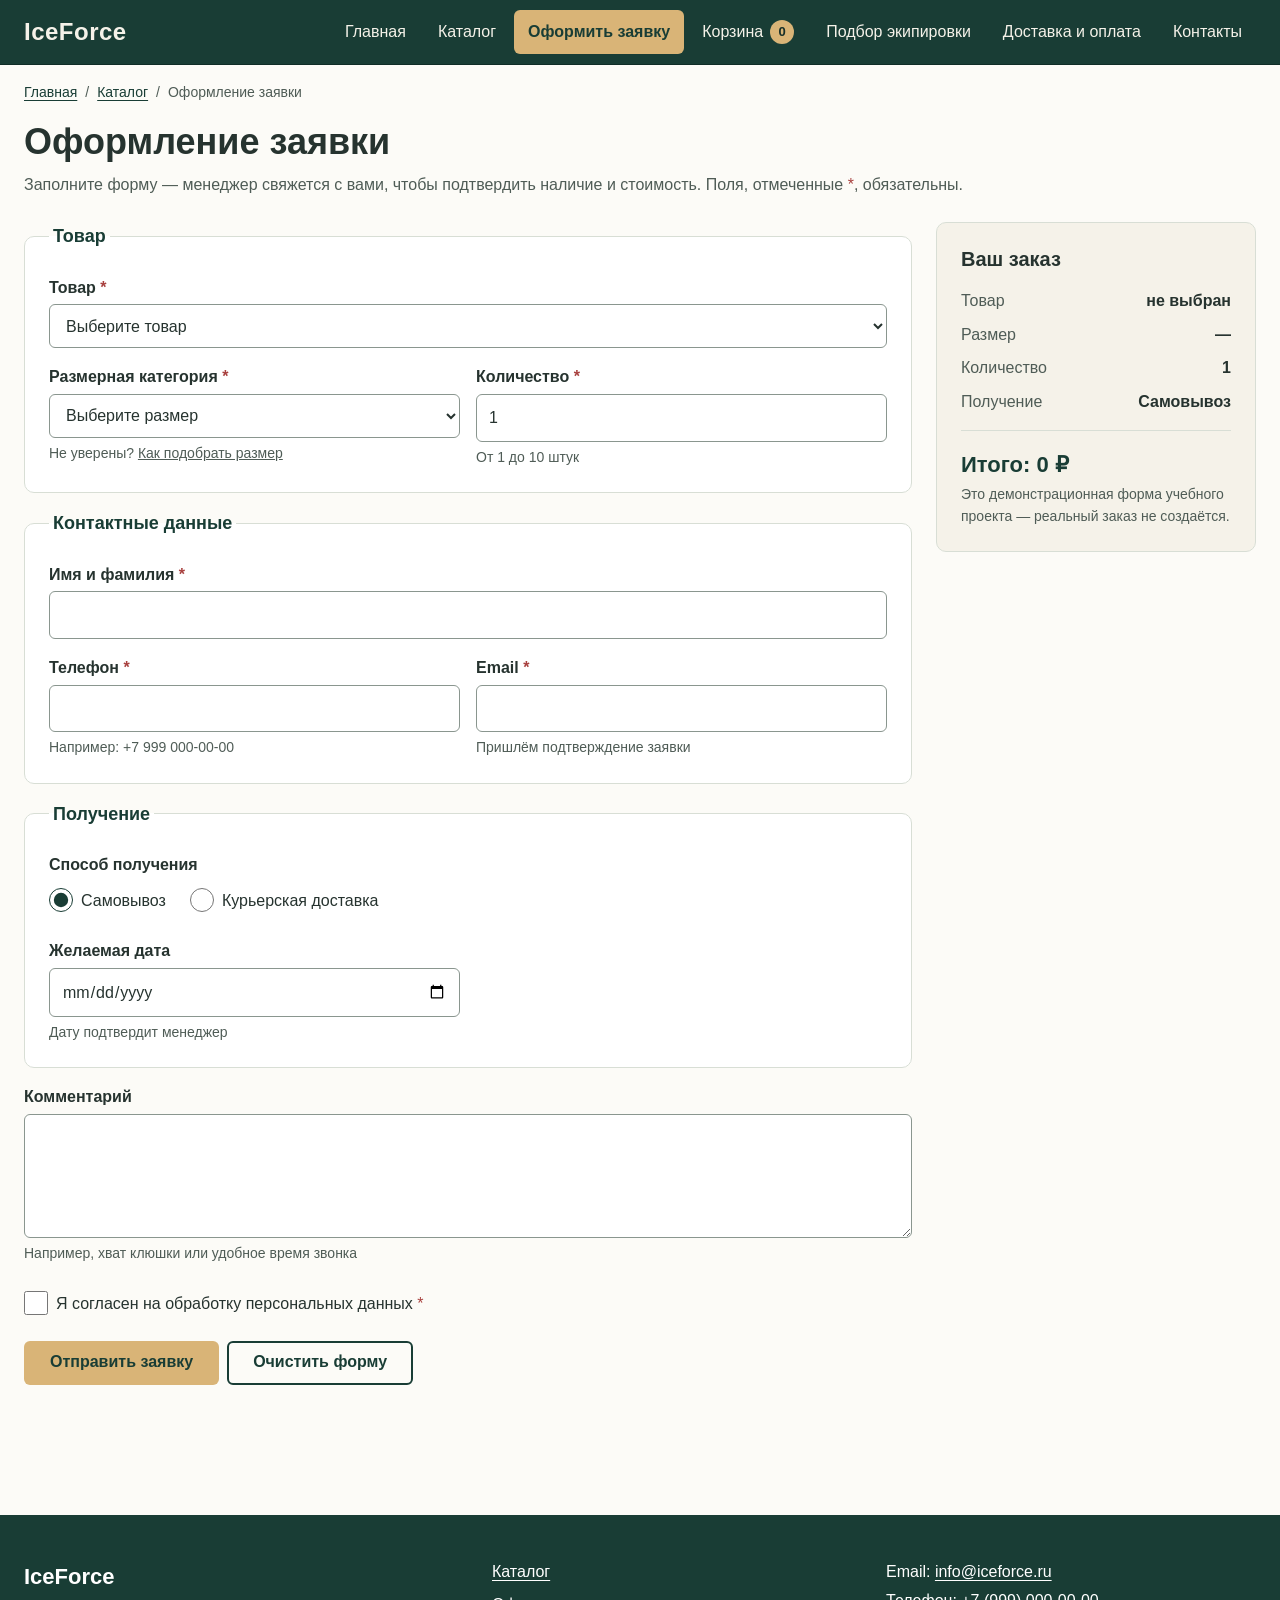
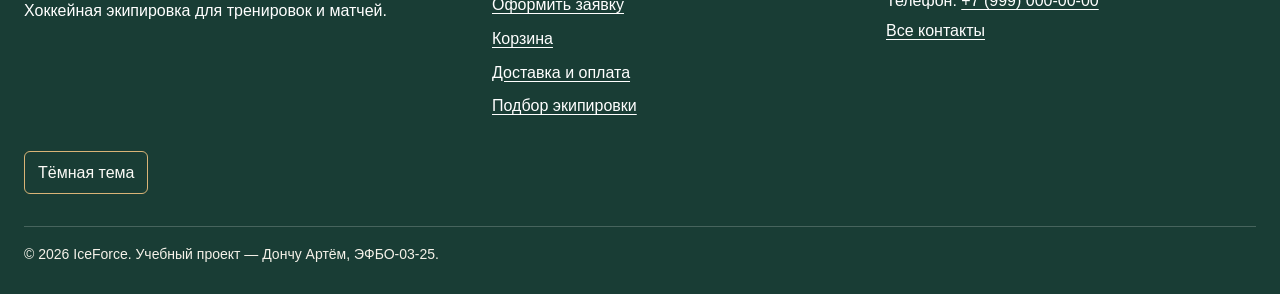
<file: kr4-js-shop/order.html>
<!DOCTYPE html>
<html lang="ru">
<head>
  <meta charset="UTF-8">
  <meta name="viewport" content="width=device-width, initial-scale=1.0">
  <meta name="description" content="Форма заявки на хоккейную экипировку IceForce.">
  <meta name="theme-color" content="#193d35">
  <title>Оформление заявки — IceForce</title>
  <link rel="stylesheet" href="css/style.css">
  <link rel="stylesheet" href="css/responsive.css">
  <script>document.documentElement.classList.add('js');</script>
  <script src="js/data.js" defer></script>
  <script src="js/validation.js" defer></script>
  <script src="js/cart.js" defer></script>
  <script src="js/catalog.js" defer></script>
  <script src="js/product.js" defer></script>
  <script src="js/modal.js" defer></script>
  <script src="js/main.js" defer></script>
</head>
<body>

<a class="skip-link" href="#main">Перейти к основному содержимому</a>

<header class="site-header">
  <div class="site-header__inner container">
    <a class="site-header__logo" href="index.html">IceForce</a>

    <button class="site-header__menu-button" type="button" aria-expanded="false" aria-controls="site-nav">
      <span class="site-header__menu-icon" aria-hidden="true"></span>
      Меню
    </button>

    <nav class="site-nav" id="site-nav" aria-label="Основная навигация">
      <ul class="site-nav__list">
        <li><a class="site-nav__link" href="index.html">Главная</a></li>
        <li><a class="site-nav__link" href="catalog.html">Каталог</a></li>
        <li><a class="site-nav__link site-nav__link--active" href="order.html" aria-current="page">Оформить заявку</a></li>
        <li><a class="site-nav__link" href="cart.html">Корзина <span class="cart-counter" aria-label="Товаров в корзине">0</span></a></li>
        <li><a class="site-nav__link" href="size-guide.html">Подбор экипировки</a></li>
        <li><a class="site-nav__link" href="delivery.html">Доставка и оплата</a></li>
        <li><a class="site-nav__link" href="contacts.html">Контакты</a></li>
      </ul>
    </nav>
  </div>
</header>

<main id="main" tabindex="-1">
  <div class="container">
  <nav class="breadcrumbs" aria-label="Хлебные крошки">
    <ol class="breadcrumbs__list">
      <li class="breadcrumbs__item"><a class="breadcrumbs__link" href="index.html">Главная</a></li>
      <li class="breadcrumbs__item"><a class="breadcrumbs__link" href="catalog.html">Каталог</a></li>
      <li class="breadcrumbs__item" aria-current="page">Оформление заявки</li>
    </ol>
  </nav>

    <header class="page-intro">
      <h1>Оформление заявки</h1>
      <p>Заполните форму — менеджер свяжется с вами, чтобы подтвердить наличие и стоимость. Поля, отмеченные <span class="order-form__required" aria-hidden="true">*</span><span class="visually-hidden">звёздочкой</span>, обязательны.</p>
    </header>

    <div class="order-layout">
      <form class="order-form" id="order-page-form" action="order.html" method="get" data-success="Заявка отправлена! Менеджер свяжется с вами в течение рабочего дня.">

        <fieldset class="order-form__fieldset">
          <legend class="order-form__legend">Товар</legend>
          <div class="order-form__grid">
            <div class="order-form__field order-form__field--wide">
              <label class="order-form__label" for="order-product">Товар <span class="order-form__required" aria-hidden="true">*</span></label>
              <select class="order-form__select" id="order-product" name="product" required aria-describedby="order-product-error">
                <option value="">Выберите товар</option>
                <option value="stick">Хоккейная клюшка — 12 990 ₽</option>
                <option value="chest">Хоккейный нагрудник — 14 990 ₽</option>
                <option value="helmet">Хоккейный шлем — 9 990 ₽</option>
                <option value="thermal">Термобельё — 5 990 ₽</option>
                <option value="gamashi">Гамаши — 2 490 ₽</option>
                <option value="gloves">Хоккейные перчатки — 8 990 ₽</option>
                <option value="visor">Визор — 3 990 ₽</option>
                <option value="elbow">Налокотники — 6 990 ₽</option>
                <option value="shorts">Хоккейные шорты — 9 990 ₽</option>
                <option value="shin">Щитки — 8 490 ₽</option>
                <option value="skates">Хоккейные коньки — 24 990 ₽</option>
                <option value="jersey">Джерси — 4 990 ₽</option>
              </select>
              <p class="order-form__error" id="order-product-error"></p>
            </div>

            <div class="order-form__field">
              <label class="order-form__label" for="order-size">Размерная категория <span class="order-form__required" aria-hidden="true">*</span></label>
              <select class="order-form__select" id="order-size" name="size" required aria-describedby="order-size-hint order-size-error">
                <option value="">Выберите размер</option>
                <option value="YTH">Youth (YTH) — детский</option>
                <option value="JR">Junior (JR) — юниорский</option>
                <option value="INT">Intermediate (INT) — промежуточный</option>
                <option value="SR">Senior (SR) — взрослый</option>
              </select>
              <p class="order-form__hint" id="order-size-hint">Не уверены? <a href="size-guide.html">Как подобрать размер</a></p>
              <p class="order-form__error" id="order-size-error"></p>
            </div>

            <div class="order-form__field">
              <label class="order-form__label" for="order-quantity">Количество <span class="order-form__required" aria-hidden="true">*</span></label>
              <input class="order-form__input" id="order-quantity" type="number" name="quantity" min="1" max="10" value="1" inputmode="numeric" required aria-describedby="order-quantity-hint order-quantity-error">
              <p class="order-form__hint" id="order-quantity-hint">От 1 до 10 штук</p>
              <p class="order-form__error" id="order-quantity-error"></p>
            </div>
          </div>
        </fieldset>

        <fieldset class="order-form__fieldset">
          <legend class="order-form__legend">Контактные данные</legend>
          <div class="order-form__grid">
            <div class="order-form__field order-form__field--wide">
              <label class="order-form__label" for="order-name">Имя и фамилия <span class="order-form__required" aria-hidden="true">*</span></label>
              <input class="order-form__input" id="order-name" type="text" name="name" autocomplete="name" required aria-describedby="order-name-error">
              <p class="order-form__error" id="order-name-error"></p>
            </div>
            <div class="order-form__field">
              <label class="order-form__label" for="order-phone">Телефон <span class="order-form__required" aria-hidden="true">*</span></label>
              <input class="order-form__input" id="order-phone" type="tel" name="phone" autocomplete="tel" inputmode="tel" pattern="[0-9+()\-\s]{10,20}" required aria-describedby="order-phone-hint order-phone-error">
              <p class="order-form__hint" id="order-phone-hint">Например: +7 999 000-00-00</p>
              <p class="order-form__error" id="order-phone-error"></p>
            </div>
            <div class="order-form__field">
              <label class="order-form__label" for="order-email">Email <span class="order-form__required" aria-hidden="true">*</span></label>
              <input class="order-form__input" id="order-email" type="email" name="email" autocomplete="email" required aria-describedby="order-email-hint order-email-error">
              <p class="order-form__hint" id="order-email-hint">Пришлём подтверждение заявки</p>
              <p class="order-form__error" id="order-email-error"></p>
            </div>
          </div>
        </fieldset>

        <fieldset class="order-form__fieldset">
          <legend class="order-form__legend">Получение</legend>
          <div class="order-form__grid">
            <fieldset class="order-form__field order-form__field--wide order-form__radio-group">
              <legend class="order-form__label">Способ получения</legend>
              <div class="order-form__choices">
                <label class="order-form__choice">
                  <input type="radio" name="delivery" value="pickup" checked>
                  <span>Самовывоз</span>
                </label>
                <label class="order-form__choice">
                  <input type="radio" name="delivery" value="courier">
                  <span>Курьерская доставка</span>
                </label>
              </div>
            </fieldset>

            <div class="order-form__field order-form__field--wide" id="order-address-field">
              <label class="order-form__label" for="order-address">Адрес доставки</label>
              <textarea class="order-form__textarea" id="order-address" name="address" rows="2" autocomplete="street-address" aria-describedby="order-address-hint order-address-error"></textarea>
              <p class="order-form__hint" id="order-address-hint">Нужен только для курьерской доставки</p>
              <p class="order-form__error" id="order-address-error"></p>
            </div>

            <div class="order-form__field">
              <label class="order-form__label" for="order-date">Желаемая дата</label>
              <input class="order-form__input" id="order-date" type="date" name="date" aria-describedby="order-date-hint order-date-error">
              <p class="order-form__hint" id="order-date-hint">Дату подтвердит менеджер</p>
              <p class="order-form__error" id="order-date-error"></p>
            </div>
          </div>
        </fieldset>

        <div class="order-form__field">
          <label class="order-form__label" for="order-comment">Комментарий</label>
          <textarea class="order-form__textarea" id="order-comment" name="comment" rows="4" aria-describedby="order-comment-hint"></textarea>
          <p class="order-form__hint" id="order-comment-hint">Например, хват клюшки или удобное время звонка</p>
        </div>

        <div class="order-form__field">
          <label class="order-form__checkbox">
            <input type="checkbox" name="agreement" required aria-describedby="order-agreement-error">
            <span>Я согласен на обработку персональных данных <span class="order-form__required" aria-hidden="true">*</span></span>
          </label>
          <p class="order-form__error" id="order-agreement-error"></p>
        </div>

        <div class="order-form__actions">
          <button class="button button--primary" type="submit">Отправить заявку</button>
          <button class="button button--secondary" type="reset">Очистить форму</button>
        </div>
      </form>

      <aside class="order-summary" aria-labelledby="summary-title">
        <h2 class="order-summary__title" id="summary-title">Ваш заказ</h2>
        <dl class="order-summary__list">
          <dt>Товар</dt>
          <dd id="summary-product">не выбран</dd>
          <dt>Размер</dt>
          <dd id="summary-size">—</dd>
          <dt>Количество</dt>
          <dd id="summary-quantity">1</dd>
          <dt>Получение</dt>
          <dd id="summary-delivery">Самовывоз</dd>
        </dl>
        <p class="order-summary__total">Итого: <span id="summary-total">0 ₽</span></p>
        <p class="order-form__note">Это демонстрационная форма учебного проекта — реальный заказ не создаётся.</p>
      </aside>
    </div>
  </div>
</main>

<footer class="site-footer">
  <div class="site-footer__inner container">
    <div>
      <p class="site-footer__title">IceForce</p>
      <p>Хоккейная экипировка для тренировок и матчей.</p>
    </div>

    <nav aria-label="Дополнительная навигация">
      <ul class="site-footer__links">
        <li><a href="catalog.html">Каталог</a></li>
        <li><a href="order.html">Оформить заявку</a></li>
        <li><a href="cart.html">Корзина</a></li>
        <li><a href="delivery.html">Доставка и оплата</a></li>
        <li><a href="size-guide.html">Подбор экипировки</a></li>
      </ul>
    </nav>

    <div>
      <p>Email: <a href="mailto:info@iceforce.ru">info@iceforce.ru</a></p>
      <p>Телефон: <a href="tel:+79990000000">+7 (999) 000-00-00</a></p>
      <p><a href="contacts.html">Все контакты</a></p>
    </div>

    <p><button class="theme-toggle" type="button" aria-pressed="false">Тёмная тема</button></p>

    <p class="site-footer__copyright">© 2026 IceForce. Учебный проект — Дончу Артём, ЭФБО-03-25.</p>
  </div>
</footer>

<button class="scroll-top" id="scroll-top" type="button">
  <span aria-hidden="true">↑</span> Наверх
</button>

<div class="toast" id="toast" role="status" aria-live="polite"></div>

</body>
</html>
</file>
<file: css/style.css>
/* =========================================================
   IceForce — базовые стили (Mobile First)
   Здесь описана мобильная версия сайта. Расширение под планшеты
   и desktop находится в css/responsive.css (медиазапросы min-width).
   ========================================================= */

/* ---------- Переменные ---------- */
:root {
  --color-primary: #193d35;
  --color-primary-dark: #102d27;
  --color-accent: #d9b477;
  --color-accent-light: #e8c993;
  --color-copper: #c77b45;
  --color-danger: #a8403e;
  --color-success: #1d6b3a;
  --color-text: #26332f;
  --color-muted: #4f5c56;
  --color-bg: #fcfbf7;
  --color-bg-secondary: #f5f2e9;
  --color-border: #d8ded5;
  --color-white: #ffffff;
  --focus-color: #193d35;

  --space-xs: 4px;
  --space-sm: 8px;
  --space-md: 16px;
  --space-lg: 24px;
  --space-xl: 40px;

  --radius-sm: 6px;
  --radius-md: 10px;
  --radius-lg: 16px;

  --container-width: 1280px;
  --container-padding: 16px;
  --header-height: 64px;
  --tap-size: 44px;
}

/* ---------- Базовые правила ---------- */
*,
*::before,
*::after {
  box-sizing: border-box;
}

html {
  scroll-behavior: smooth;
  scroll-padding-top: calc(var(--header-height) + var(--space-md));
  -webkit-text-size-adjust: 100%;
  text-size-adjust: 100%;
}

body {
  display: flex;
  flex-direction: column;
  min-height: 100vh;
  margin: 0;
  color: var(--color-text);
  background-color: var(--color-bg);
  font-family: Arial, "Helvetica Neue", sans-serif;
  font-size: 16px;
  line-height: 1.6;
  overflow-wrap: break-word;
}

main {
  flex: 1 0 auto;
  min-width: 0;
}

main:focus {
  outline: none;
}

/* Изображения никогда не выходят за пределы контейнера */
img,
video,
picture {
  max-width: 100%;
  height: auto;
}

img {
  display: block;
}

/* Атрибут hidden всегда скрывает элемент, даже если у блока задан display */
[hidden] {
  display: none !important;
}

a {
  color: inherit;
}

button,
input,
select,
textarea {
  font: inherit;
  color: inherit;
}

h1,
h2,
h3 {
  line-height: 1.25;
}

h1 {
  font-size: 28px;
}

h2 {
  font-size: 23px;
}

h3 {
  font-size: 18px;
}

/* Скрыть визуально, но оставить для скринридеров */
.visually-hidden {
  position: absolute !important;
  width: 1px;
  height: 1px;
  padding: 0;
  margin: -1px;
  overflow: hidden;
  clip: rect(0 0 0 0);
  clip-path: inset(50%);
  white-space: nowrap;
  border: 0;
}

/* ---------- Видимый фокус ---------- */
:focus-visible {
  outline: 3px solid var(--focus-color);
  outline-offset: 3px;
}

.site-header,
.site-footer,
.hero,
.page-banner {
  --focus-color: var(--color-accent);
}

/* ---------- Ссылка пропуска навигации ---------- */
.skip-link {
  position: absolute;
  top: var(--space-sm);
  left: var(--space-sm);
  z-index: 100;
  padding: var(--space-sm) var(--space-md);
  color: var(--color-primary);
  background-color: var(--color-accent);
  border-radius: var(--radius-sm);
  font-weight: 700;
  text-decoration: none;
  transform: translateY(-200%);
}

.skip-link:focus {
  transform: translateY(0);
}

/* ---------- Контейнер ---------- */
.container {
  width: 100%;
  max-width: var(--container-width);
  margin-right: auto;
  margin-left: auto;
  padding-right: var(--container-padding);
  padding-left: var(--container-padding);
}

/* =========================================================
   Шапка и навигация
   ========================================================= */
.site-header {
  position: sticky;
  top: 0;
  z-index: 50;
  color: var(--color-bg-secondary);
  background-color: var(--color-primary);
  border-bottom: 1px solid var(--color-primary-dark);
}

.site-header__inner {
  display: flex;
  flex-wrap: wrap;
  align-items: center;
  justify-content: space-between;
  gap: var(--space-sm) var(--space-md);
  min-height: var(--header-height);
  padding-top: var(--space-sm);
  padding-bottom: var(--space-sm);
}

.site-header__logo {
  display: inline-flex;
  align-items: center;
  min-height: var(--tap-size);
  color: var(--color-bg-secondary);
  font-size: 24px;
  font-weight: 700;
  text-decoration: none;
  letter-spacing: 0.5px;
}

/* Кнопка мобильного меню видна только при включённом JS */
.site-header__menu-button {
  display: none;
  align-items: center;
  gap: var(--space-sm);
  min-height: var(--tap-size);
  padding: var(--space-sm) var(--space-md);
  color: var(--color-bg-secondary);
  background-color: transparent;
  border: 1px solid rgba(245, 242, 233, 0.5);
  border-radius: var(--radius-sm);
  font-weight: 700;
  cursor: pointer;
}

.js .site-header__menu-button {
  display: inline-flex;
}

.site-header__menu-icon,
.site-header__menu-icon::before,
.site-header__menu-icon::after {
  display: block;
  width: 20px;
  height: 2px;
  background-color: currentColor;
  border-radius: 2px;
  transition: transform 0.2s ease, background-color 0.2s ease;
}

.site-header__menu-icon {
  position: relative;
}

.site-header__menu-icon::before,
.site-header__menu-icon::after {
  content: "";
  position: absolute;
  left: 0;
}

.site-header__menu-icon::before {
  top: -6px;
}

.site-header__menu-icon::after {
  top: 6px;
}

.site-header__menu-button[aria-expanded="true"] .site-header__menu-icon {
  background-color: transparent;
}

.site-header__menu-button[aria-expanded="true"] .site-header__menu-icon::before {
  transform: translateY(6px) rotate(45deg);
}

.site-header__menu-button[aria-expanded="true"] .site-header__menu-icon::after {
  transform: translateY(-6px) rotate(-45deg);
}

/* Мобильная навигация: на всю ширину под логотипом */
.site-nav {
  flex-basis: 100%;
}

.js .site-nav {
  display: none;
}

.js .site-nav--open {
  display: block;
}

.site-nav__list {
  display: flex;
  flex-direction: column;
  gap: var(--space-xs);
  margin: 0;
  padding: var(--space-sm) 0 var(--space-md);
  list-style: none;
}

.site-nav__link {
  display: flex;
  align-items: center;
  min-height: var(--tap-size);
  padding: var(--space-sm) var(--space-md);
  color: var(--color-bg-secondary);
  border-radius: var(--radius-sm);
  text-decoration: none;
}

.site-nav__link:hover {
  color: var(--color-primary);
  background-color: #e5e9df;
}

.site-nav__link--active,
.site-nav__link[aria-current="page"] {
  color: var(--color-primary);
  background-color: var(--color-accent);
  font-weight: 700;
}

/* =========================================================
   Хлебные крошки и заголовки страниц
   ========================================================= */
.breadcrumbs {
  margin: var(--space-md) 0;
  font-size: 14px;
}

.breadcrumbs__list {
  display: flex;
  flex-wrap: wrap;
  gap: var(--space-xs) var(--space-sm);
  margin: 0;
  padding: 0;
  list-style: none;
}

.breadcrumbs__item + .breadcrumbs__item::before {
  content: "/";
  margin-right: var(--space-sm);
  color: var(--color-muted);
}

.breadcrumbs__link {
  color: var(--color-primary);
  text-decoration: underline;
  text-underline-offset: 3px;
}

.breadcrumbs__item[aria-current="page"] {
  color: var(--color-muted);
}

.page-intro {
  margin-bottom: var(--space-lg);
}

.page-intro h1 {
  margin: 0 0 var(--space-sm);
}

.page-intro p {
  margin: 0;
  color: var(--color-muted);
}

.section {
  padding: var(--space-xl) 0 0;
}

.section-title {
  margin: 0 0 var(--space-md);
  color: var(--color-primary);
}

.section-lead {
  margin: 0 0 var(--space-lg);
  color: var(--color-muted);
}

/* =========================================================
   Hero
   ========================================================= */
.hero {
  position: relative;
  display: flex;
  align-items: center;
  min-height: 360px;
  margin-top: var(--space-md);
  overflow: hidden;
  color: var(--color-white);
  background-color: var(--color-primary-dark);
  border-radius: var(--radius-lg);
  isolation: isolate;
}

.hero__media {
  position: absolute;
  inset: 0;
  z-index: -2;
}

.hero__media img {
  width: 100%;
  height: 100%;
  object-fit: cover;
}

.hero::after {
  content: "";
  position: absolute;
  inset: 0;
  z-index: -1;
  background: linear-gradient(180deg, rgba(15, 39, 33, 0.72), rgba(15, 39, 33, 0.86));
}

.hero__content {
  width: 100%;
  padding: var(--space-xl) var(--space-md);
  text-align: center;
}

.hero__title {
  margin: 0 0 var(--space-md);
  font-size: 30px;
}

.hero__text {
  max-width: 640px;
  margin: 0 auto var(--space-lg);
  font-size: 17px;
}

.hero__actions {
  display: flex;
  flex-direction: column;
  gap: var(--space-sm);
}

/* =========================================================
   Кнопки
   ========================================================= */
.button {
  display: inline-flex;
  align-items: center;
  justify-content: center;
  gap: var(--space-sm);
  min-height: var(--tap-size);
  padding: var(--space-sm) var(--space-lg);
  border: 2px solid transparent;
  border-radius: var(--radius-sm);
  font-weight: 700;
  line-height: 1.3;
  text-align: center;
  text-decoration: none;
  cursor: pointer;
  transition: background-color 0.2s ease, color 0.2s ease, border-color 0.2s ease;
}

.button--primary {
  color: var(--color-primary);
  background-color: var(--color-accent);
}

.button--primary:hover {
  background-color: var(--color-accent-light);
}

.button--secondary {
  color: var(--color-primary);
  background-color: transparent;
  border-color: var(--color-primary);
}

.button--secondary:hover {
  color: var(--color-white);
  background-color: var(--color-primary);
}

.button--light {
  color: var(--color-white);
  background-color: transparent;
  border-color: var(--color-white);
}

.button--light:hover {
  color: var(--color-primary);
  background-color: var(--color-white);
}

.button:disabled {
  opacity: 0.6;
  cursor: not-allowed;
}

/* =========================================================
   Преимущества
   ========================================================= */
.advantages__grid {
  display: grid;
  grid-template-columns: 1fr;
  gap: var(--space-md);
}

.advantage {
  position: relative;
  min-width: 0;
  padding: var(--space-lg) var(--space-lg) var(--space-lg) 28px;
  overflow: hidden;
  background: linear-gradient(135deg, #ffffff 0%, #f7f5ee 100%);
  border: 1px solid var(--color-border);
  border-radius: var(--radius-md);
  box-shadow: 0 4px 14px rgba(25, 61, 53, 0.045);
  transition: transform 0.25s ease, box-shadow 0.25s ease, border-color 0.25s ease;
}

.advantage::before {
  content: "";
  position: absolute;
  top: 0;
  left: 0;
  width: 4px;
  height: 100%;
  background: var(--color-copper);
  transition: width 0.25s ease;
}

.advantage:hover {
  transform: translateY(-4px);
  border-color: #c7a47a;
  box-shadow: 0 10px 26px rgba(25, 61, 53, 0.1);
}

.advantage:hover::before {
  width: 6px;
}

.advantage__title {
  margin: 0 0 var(--space-sm);
  color: var(--color-primary);
  font-size: 17px;
}

.advantage__text {
  margin: 0;
  color: var(--color-muted);
  font-size: 15px;
}

/* =========================================================
   Карточки товаров (CSS Grid)
   ========================================================= */
.products-grid {
  display: grid;
  grid-template-columns: 1fr;
  gap: var(--space-md);
  margin: 0;
  padding: 0;
  list-style: none;
}

.product-card {
  display: flex;
  flex-direction: column;
  gap: var(--space-sm);
  min-width: 0;
  height: 100%;
  padding: var(--space-md);
  background-color: var(--color-white);
  border: 1px solid var(--color-border);
  border-radius: var(--radius-md);
  transition: border-color 0.2s ease, box-shadow 0.2s ease;
}

.product-card:hover,
.product-card:focus-within {
  border-color: var(--color-copper);
  box-shadow: 0 8px 22px rgba(25, 61, 53, 0.08);
}

.product-card--featured {
  border-color: var(--color-copper);
}

.product-card__image-wrapper {
  position: relative;
  overflow: hidden;
  background-color: var(--color-white);
  border-radius: var(--radius-md);
}

.product-card__image {
  width: 100%;
  height: 220px;
  object-fit: contain;
}

.product-card__badge {
  position: absolute;
  top: 10px;
  left: 10px;
  z-index: 1;
  padding: 4px 10px;
  color: var(--color-white);
  background-color: var(--color-primary);
  border-radius: var(--radius-sm);
  font-size: 13px;
  font-weight: 700;
}

.product-card__badge--new {
  background-color: var(--color-success);
}

.product-card__badge--discount {
  background-color: var(--color-danger);
}

.product-card__category {
  margin: 0;
  color: var(--color-muted);
  font-size: 14px;
  font-weight: 700;
}

.product-card__title {
  margin: 0;
  font-size: 19px;
}

.product-card__link {
  color: var(--color-primary);
  text-decoration: none;
}

.product-card__link:hover {
  text-decoration: underline;
  text-underline-offset: 3px;
}

.product-card__description {
  margin: 0;
  color: var(--color-muted);
}

.product-card__price {
  margin: 0;
  color: var(--color-primary);
  font-size: 20px;
  font-weight: 700;
}

/* Кнопки карточки — Flexbox: переносятся, не слипаются */
.product-card__actions {
  display: flex;
  flex-wrap: wrap;
  gap: var(--space-sm);
  margin-top: auto;
  padding-top: var(--space-sm);
}

.product-card__actions .button {
  flex: 1 1 140px;
}

/* =========================================================
   Карусели категорий
   ========================================================= */
.category-section__heading {
  display: flex;
  flex-wrap: wrap;
  align-items: flex-end;
  justify-content: space-between;
  gap: var(--space-md);
  margin-bottom: var(--space-md);
}

.category-section__heading .section-title {
  margin-bottom: var(--space-xs);
}

.category-section__description {
  margin: 0;
  color: var(--color-muted);
}

.category-carousel-controls {
  display: flex;
  gap: 10px;
}

.category-arrow {
  display: inline-flex;
  align-items: center;
  justify-content: center;
  width: var(--tap-size);
  height: var(--tap-size);
  color: var(--color-text);
  background: var(--color-white);
  border: 1px solid var(--color-border);
  border-radius: 50%;
  font-size: 28px;
  line-height: 1;
  cursor: pointer;
}

.category-arrow:hover:not(:disabled) {
  color: var(--color-white);
  background-color: var(--color-primary);
  border-color: var(--color-primary);
}

.category-arrow:disabled {
  opacity: 0.4;
  cursor: default;
}

/* Горизонтальная прокрутка — только внутри карусели, не всей страницы */
.category-carousel {
  width: 100%;
  min-width: 0;
  overflow-x: auto;
  overflow-y: hidden;
  padding: 4px 4px 14px;
  scroll-snap-type: x mandatory;
  scroll-behavior: smooth;
  overscroll-behavior-x: contain;
  scrollbar-width: thin;
  scrollbar-color: var(--color-border) var(--color-bg-secondary);
}

.category-carousel__list {
  display: flex;
  gap: var(--space-md);
  margin: 0;
  padding: 0;
  list-style: none;
}

.category-carousel__item {
  flex: 0 0 78%;
  max-width: 280px;
  scroll-snap-align: start;
}

.category-carousel--slides .category-carousel__item {
  flex-basis: 62%;
  max-width: 220px;
}

.category-card {
  display: flex;
  flex-direction: column;
  height: 100%;
  overflow: hidden;
  color: var(--color-text);
  background: var(--color-white);
  border: 1px solid var(--color-border);
  border-radius: var(--radius-lg);
  text-decoration: none;
  transition: transform 0.18s ease, border-color 0.18s ease, box-shadow 0.18s ease;
}

.category-card:hover {
  transform: translateY(-2px);
  border-color: var(--color-primary);
  box-shadow: 0 8px 22px rgba(0, 0, 0, 0.07);
}

.category-card__image {
  width: 100%;
  aspect-ratio: 1 / 1;
  padding: var(--space-md);
  object-fit: contain;
}

.category-card__content {
  display: flex;
  flex: 1;
  flex-direction: column;
  padding: 0 var(--space-md) var(--space-md);
}

.category-card__title {
  margin: 0 0 var(--space-xs);
  font-size: 18px;
}

.category-card__description {
  margin: 0 0 var(--space-sm);
  color: var(--color-muted);
  font-size: 14px;
  line-height: 1.4;
}

.category-card__link {
  margin-top: auto;
  color: var(--color-primary);
  font-size: 14px;
  font-weight: 700;
}

/* =========================================================
   Информационные блоки
   ========================================================= */
.info-block {
  margin-top: var(--space-xl);
  padding: var(--space-lg);
  background-color: var(--color-bg-secondary);
  border-left: 4px solid var(--color-primary);
  border-radius: var(--radius-sm);
}

.info-block h2 {
  margin-top: 0;
}

.page-banner {
  margin-bottom: var(--space-lg);
  padding: 28px 22px;
  color: var(--color-white);
  background: var(--color-primary);
  border-radius: 14px;
}

.page-banner h1 {
  margin: 0 0 var(--space-md);
  font-size: 28px;
}

.page-banner p {
  max-width: 700px;
  color: var(--color-bg-secondary);
  line-height: 1.8;
}

.note {
  margin: 28px 0;
  padding: 22px 24px;
  line-height: 1.8;
  background: var(--color-bg-secondary);
  border-left: 4px solid var(--color-copper);
  border-radius: 8px;
}

.cta {
  margin-top: var(--space-xl);
  padding: 28px var(--space-md);
  text-align: center;
  background: var(--color-bg-secondary);
  border-radius: var(--radius-md);
}

.cta h2 {
  margin-top: 0;
  color: var(--color-primary);
}

/* Карточки на страницах доставки и подбора экипировки */
.info-grid {
  display: grid;
  grid-template-columns: 1fr;
  gap: 20px;
  margin: var(--space-lg) 0 36px;
  padding: 0;
  list-style: none;
}

.info-card {
  min-width: 0;
  padding: 22px;
  background: var(--color-white);
  border: 1px solid var(--color-border);
  border-radius: 12px;
  box-shadow: 0 4px 14px rgba(25, 61, 53, 0.05);
}

.info-card h3 {
  margin-top: 0;
  color: var(--color-primary);
  font-size: 20px;
}

.info-card p,
.info-card li {
  color: var(--color-muted);
  line-height: 1.8;
}

.info-card__code {
  display: inline-block;
  margin-bottom: 14px;
  padding: 7px 12px;
  color: var(--color-primary);
  background: var(--color-bg-secondary);
  border-radius: var(--radius-sm);
  font-size: 20px;
  font-weight: 800;
  letter-spacing: 1px;
}

/* =========================================================
   Каталог
   ========================================================= */
.catalog-layout {
  display: grid;
  grid-template-columns: minmax(0, 1fr);
  gap: var(--space-lg);
}

.catalog-filters {
  min-width: 0;
  padding: var(--space-md);
  background-color: var(--color-bg-secondary);
  border: 1px solid var(--color-border);
  border-radius: var(--radius-md);
}

.catalog-filters__header {
  display: flex;
  flex-wrap: wrap;
  align-items: center;
  justify-content: space-between;
  gap: var(--space-sm);
}

.catalog-filters__title {
  margin: 0;
  font-size: 20px;
}

.catalog-filters__toggle {
  display: none;
}

.js .catalog-filters__toggle {
  display: inline-flex;
}

.filters-form {
  display: flex;
  flex-direction: column;
  gap: var(--space-md);
  margin-top: var(--space-md);
}

.js .filters-form {
  display: none;
}

.js .filters-form--open {
  display: flex;
}

.filters-form__group {
  display: flex;
  flex-direction: column;
  gap: var(--space-xs);
  min-width: 0;
  margin: 0;
  padding: var(--space-md);
  background: var(--color-white);
  border: 1px solid var(--color-border);
  border-radius: var(--radius-sm);
}

.filters-form__legend {
  padding: 0 var(--space-xs);
  font-weight: 700;
}

.filters-form__option {
  display: flex;
  align-items: center;
  gap: var(--space-sm);
  min-height: var(--tap-size);
  cursor: pointer;
}

.filters-form__option input {
  width: 24px;
  height: 24px;
  margin: 0;
  accent-color: var(--color-primary);
}

.filters-form__count {
  margin-left: auto;
  color: var(--color-muted);
  font-size: 14px;
}

.filters-form__range {
  display: grid;
  grid-template-columns: 1fr 1fr;
  gap: var(--space-sm);
}

.filters-form__actions {
  display: flex;
  flex-wrap: wrap;
  gap: var(--space-sm);
}

.filters-form__actions .button {
  flex: 1 1 120px;
}

.catalog-products {
  min-width: 0;
}

.catalog-products__header {
  display: flex;
  flex-wrap: wrap;
  align-items: baseline;
  justify-content: space-between;
  gap: var(--space-xs) var(--space-md);
  margin-bottom: var(--space-md);
}

.catalog-products__title {
  margin: 0;
}

.catalog-products__count {
  margin: 0;
  color: var(--color-muted);
}

.catalog-empty {
  padding: var(--space-lg);
  text-align: center;
  background: var(--color-bg-secondary);
  border-radius: var(--radius-md);
}

.catalog-empty[hidden] {
  display: none;
}

/* =========================================================
   Страница товара
   ========================================================= */
.product {
  display: grid;
  grid-template-columns: minmax(0, 1fr);
  gap: var(--space-lg);
}

.product__figure {
  margin: 0;
  padding: var(--space-md);
  background: var(--color-white);
  border: 1px solid var(--color-border);
  border-radius: var(--radius-lg);
}

.product__image {
  width: 100%;
  aspect-ratio: 1 / 1;
  object-fit: contain;
}

.product__info {
  display: flex;
  flex-direction: column;
  gap: var(--space-sm);
  min-width: 0;
}

.product__category {
  margin: 0;
  color: var(--color-muted);
  font-weight: 700;
}

.product__title {
  margin: 0;
  color: var(--color-primary);
}

.product__price {
  margin: 0;
  color: var(--color-primary);
  font-size: 28px;
  font-weight: 700;
}

.product__lead {
  margin: 0;
  font-size: 17px;
}

.product__features {
  margin: 0;
  padding-left: 20px;
  color: var(--color-muted);
}

.product__sizes {
  margin: 0;
}

.product__actions {
  display: flex;
  flex-direction: column;
  gap: var(--space-sm);
  margin-top: var(--space-sm);
}

.product-section {
  margin-top: var(--space-xl);
}

.product-section p {
  max-width: 760px;
}

/* ---------- Таблица характеристик ----------
   На узком экране — карточное представление (каждая строка — карточка).
   С 480px — обычная таблица внутри .table-wrapper, которая
   прокручивается по горизонтали сама, не растягивая страницу. */
.table-wrapper {
  max-width: 100%;
  overflow-x: auto;
  -webkit-overflow-scrolling: touch;
}

.product-table {
  width: 100%;
  border-collapse: collapse;
}

.product-table thead {
  position: absolute;
  width: 1px;
  height: 1px;
  overflow: hidden;
  clip-path: inset(50%);
}

.product-table,
.product-table tbody,
.product-table tr,
.product-table th,
.product-table td {
  display: block;
}

.product-table tr {
  margin-bottom: var(--space-sm);
  padding: var(--space-md);
  background: var(--color-white);
  border: 1px solid var(--color-border);
  border-radius: var(--radius-md);
}

.product-table th[scope="row"] {
  margin-bottom: var(--space-xs);
  color: var(--color-primary);
  text-align: left;
}

.product-table td {
  display: grid;
  grid-template-columns: 110px minmax(0, 1fr);
  gap: var(--space-sm);
  padding: 2px 0;
}

.product-table td::before {
  content: attr(data-label);
  color: var(--color-muted);
  font-size: 14px;
}

/* =========================================================
   Формы
   ========================================================= */
.order-form {
  display: flex;
  flex-direction: column;
  gap: var(--space-md);
  min-width: 0;
}

.order-form__grid {
  display: grid;
  grid-template-columns: minmax(0, 1fr);
  gap: var(--space-md);
}

.order-form__fieldset {
  min-width: 0;
  margin: 0;
  padding: var(--space-md);
  background: var(--color-white);
  border: 1px solid var(--color-border);
  border-radius: var(--radius-md);
}

.order-form__legend {
  padding: 0 var(--space-xs);
  color: var(--color-primary);
  font-size: 18px;
  font-weight: 700;
}

.order-form__field {
  display: flex;
  flex-direction: column;
  gap: var(--space-xs);
  min-width: 0;
}

.order-form__label {
  font-weight: 700;
}

.order-form__required {
  color: var(--color-danger);
}

.order-form__input,
.order-form__select,
.order-form__textarea {
  width: 100%;
  min-height: var(--tap-size);
  padding: 10px 12px;
  color: var(--color-text);
  background-color: var(--color-white);
  border: 1px solid #8a968f;
  border-radius: var(--radius-sm);
  font-size: 16px; /* 16px — iOS не масштабирует страницу при фокусе */
}

.order-form__textarea {
  min-height: 120px;
  resize: vertical;
}

.order-form__input:focus-visible,
.order-form__select:focus-visible,
.order-form__textarea:focus-visible {
  border-color: var(--color-primary);
  outline: 3px solid rgba(25, 61, 53, 0.35);
  outline-offset: 0;
}

.order-form__input[readonly] {
  background-color: var(--color-bg-secondary);
}

.order-form__input[aria-invalid="true"],
.order-form__select[aria-invalid="true"],
.order-form__textarea[aria-invalid="true"] {
  border-color: var(--color-danger);
  border-width: 2px;
}

.order-form__hint {
  margin: 0;
  color: var(--color-muted);
  font-size: 14px;
}

.order-form__error {
  margin: 0;
  color: var(--color-danger);
  font-size: 14px;
  font-weight: 700;
}

.order-form__error:empty {
  display: none;
}

.order-form__radio-group {
  margin: 0;
  padding: 0;
  border: 0;
}

.order-form__radio-group legend {
  padding: 0;
}

.order-form__choices {
  display: flex;
  flex-wrap: wrap;
  gap: var(--space-sm) var(--space-lg);
}

.order-form__choice,
.order-form__checkbox {
  display: flex;
  align-items: flex-start;
  gap: var(--space-sm);
  min-height: var(--tap-size);
  padding-top: 10px;
  cursor: pointer;
}

.order-form__choice input,
.order-form__checkbox input {
  flex-shrink: 0;
  width: 24px;
  height: 24px;
  margin: 0;
  accent-color: var(--color-primary);
}

.order-form__actions {
  display: flex;
  flex-direction: column;
  gap: var(--space-sm);
}

.order-form__note {
  margin: 0;
  color: var(--color-muted);
  font-size: 14px;
}

/* ---------- Страница заявки ---------- */
.order-layout {
  display: grid;
  grid-template-columns: minmax(0, 1fr);
  gap: var(--space-lg);
}

.order-summary {
  min-width: 0;
  padding: var(--space-lg);
  background: var(--color-bg-secondary);
  border: 1px solid var(--color-border);
  border-radius: var(--radius-md);
}

.order-summary__title {
  margin: 0 0 var(--space-md);
  font-size: 20px;
}

.order-summary__list {
  display: grid;
  grid-template-columns: auto minmax(0, 1fr);
  gap: var(--space-sm) var(--space-md);
  margin: 0;
}

.order-summary__list dt {
  color: var(--color-muted);
}

.order-summary__list dd {
  margin: 0;
  font-weight: 700;
  text-align: right;
}

.order-summary__total {
  margin: var(--space-md) 0 0;
  padding-top: var(--space-md);
  border-top: 1px solid var(--color-border);
  color: var(--color-primary);
  font-size: 22px;
  font-weight: 700;
}

/* ---------- Контакты ---------- */
.contacts-layout {
  display: grid;
  grid-template-columns: minmax(0, 1fr);
  gap: var(--space-lg);
}

.contacts-info {
  min-width: 0;
  padding: var(--space-lg);
  background-color: var(--color-bg-secondary);
  border: 1px solid var(--color-border);
  border-radius: var(--radius-md);
}

.contacts-info h2,
.feedback h2 {
  margin-top: 0;
}

.contacts-info__list {
  display: grid;
  gap: var(--space-md);
  margin: 0;
}

.contacts-info__list dt {
  color: var(--color-muted);
  font-size: 14px;
}

.contacts-info__list dd {
  margin: 0;
  font-size: 18px;
  font-weight: 700;
}

.contacts-info__list a {
  display: inline-block;
  padding: 6px 0;
  color: var(--color-primary);
}

.feedback {
  min-width: 0;
}

/* =========================================================
   Модальное окно
   ========================================================= */
.order-dialog {
  width: calc(100% - 16px);
  max-width: 600px;
  max-height: calc(100dvh - 16px);
  padding: 0;
  overflow-y: auto;
  color: var(--color-text);
  background-color: var(--color-bg);
  border: none;
  border-radius: var(--radius-lg);
  box-shadow: 0 20px 50px rgba(0, 0, 0, 0.25);
  overscroll-behavior: contain;
}

.order-dialog::backdrop {
  background-color: rgba(0, 0, 0, 0.6);
}

.order-dialog__content {
  position: relative;
  padding: var(--space-lg) var(--space-md);
}

.order-dialog__title {
  margin: 0 0 var(--space-md);
  padding-right: 52px;
}

.order-dialog__close {
  position: absolute;
  top: var(--space-md);
  right: var(--space-md);
  width: var(--tap-size);
  height: var(--tap-size);
  color: var(--color-text);
  background-color: transparent;
  border: none;
  border-radius: 50%;
  font-size: 30px;
  line-height: 1;
  cursor: pointer;
}

.order-dialog__close:hover {
  background-color: var(--color-bg-secondary);
}

/* Блокируем прокрутку страницы под открытым окном */
body.has-dialog {
  overflow: hidden;
}

/* =========================================================
   Уведомление об отправке
   ========================================================= */
.toast {
  position: fixed;
  right: var(--space-md);
  bottom: var(--space-md);
  left: var(--space-md);
  z-index: 60;
  padding: var(--space-md) var(--space-lg);
  color: var(--color-white);
  background-color: var(--color-success);
  border-radius: var(--radius-md);
  box-shadow: 0 10px 30px rgba(0, 0, 0, 0.2);
  font-weight: 700;
}

.toast:empty {
  display: none;
}

/* =========================================================
   Подвал
   ========================================================= */
.site-footer {
  flex-shrink: 0;
  margin-top: 60px;
  padding: var(--space-xl) 0 var(--space-lg);
  color: var(--color-white);
  background-color: var(--color-primary);
}

.site-footer__inner {
  display: grid;
  grid-template-columns: minmax(0, 1fr);
  gap: var(--space-lg);
}

.site-footer__title {
  margin: 0 0 var(--space-xs);
  font-size: 22px;
  font-weight: 700;
}

.site-footer p {
  margin: var(--space-xs) 0;
}

.site-footer a {
  color: var(--color-white);
  text-underline-offset: 3px;
}

.site-footer__links {
  display: flex;
  flex-wrap: wrap;
  gap: 0 var(--space-lg);
  margin: 0;
  padding: 0;
  list-style: none;
}

.site-footer__links a {
  display: inline-block;
  padding: 10px 0;
}

.site-footer__copyright {
  padding-top: var(--space-md);
  border-top: 1px solid rgba(255, 255, 255, 0.2);
  color: var(--color-bg-secondary);
  font-size: 14px;
}

/* =========================================================
   Кнопка «Наверх»
   ========================================================= */
.scroll-top {
  position: fixed;
  right: var(--space-md);
  bottom: var(--space-md);
  z-index: 40;
  display: none;
  align-items: center;
  gap: var(--space-xs);
  min-height: var(--tap-size);
  padding: var(--space-sm) var(--space-md);
  color: var(--color-white);
  background-color: var(--color-primary);
  border: 2px solid var(--color-accent);
  border-radius: var(--radius-sm);
  font-weight: 700;
  cursor: pointer;
}

.scroll-top:hover {
  background-color: var(--color-primary-dark);
}

.scroll-top--visible {
  display: inline-flex;
}

/* =========================================================
   Пользователь попросил меньше анимации
   ========================================================= */
@media (prefers-reduced-motion: reduce) {
  html {
    scroll-behavior: auto;
  }

  *,
  *::before,
  *::after {
    transition-duration: 0.01ms !important;
    animation-duration: 0.01ms !important;
  }

  .advantage:hover,
  .category-card:hover {
    transform: none;
  }

  .category-carousel {
    scroll-behavior: auto;
  }
}

/* Телефон не переносится посреди номера */
a[href^="tel:"] {
  white-space: nowrap;
}

/* ================== КР №4: интерактивность ================== */
.cart-counter,
.favorites-counter {
  display: inline-flex; align-items: center; justify-content: center;
  min-width: 24px; min-height: 24px; margin-left: 7px; padding: 2px 5px;
  border-radius: 999px; color: #152e28; background: var(--color-accent);
  font-size: 13px; font-weight: 700;
}
.stock-note { font-size: 13px; color: var(--color-success); margin: 0 0 9px; }
.favorite-button {
  align-self: flex-start; margin-top: 10px; padding: 7px 10px; border: 1px solid var(--color-border);
  border-radius: var(--radius-sm); background: var(--color-bg-secondary);
  color: var(--color-text); cursor: pointer;
}
.favorite-button--active { color: #a32842; border-color: #c17c8e; font-weight: 700; }
.form-status { min-height: 1.5em; margin: 15px 0; color: var(--color-success); font-weight: 700; }
.form-status--error { color: var(--color-danger); }
.cart-layout { display: grid; gap: 28px; margin: 24px 0; }
.cart-list { list-style: none; margin: 0; padding: 0; display: grid; gap: 15px; }
.cart-item { display: grid; grid-template-columns: 110px minmax(0, 1fr); gap: 16px;
  padding: 15px; border: 1px solid var(--color-border); border-radius: var(--radius-md);
  background: var(--color-white); }
.cart-item picture { width: 110px; }
.cart-item__image { object-fit: contain; border-radius: var(--radius-sm); width: 110px; height: 120px; }
.cart-item__info { display: grid; gap: 8px; align-content: start; }
.cart-item__info p { margin: 0; }
.cart-item__title { color: var(--color-primary); font-weight: 700; font-size: 18px; }
.cart-item__label { display: flex; gap: 12px; align-items: center; flex-wrap: wrap; }
.cart-item__quantity { width: 80px; }
.cart-item__info .button { justify-self: start; }
.promo-form { display: grid; gap: 8px; margin-top: 22px; }
.promo-form__row { display: flex; flex-wrap: wrap; gap: 9px; }
.promo-form__row .order-form__input { width: 135px; flex: 1 1 110px; }
.promo-form p { font-size: 13px; margin: 5px 0; }
.cart-checkout { margin: 30px 0 55px; max-width: 850px; }
.cart-checkout .order-form { margin-top: 16px; }
.theme-toggle { padding: 8px 13px; background: transparent; border: 1px solid #d9b477;
  color: #fcfbf7; border-radius: var(--radius-sm); cursor: pointer; }
.theme-dark {
  --color-text: #e6f0e9; --color-muted: #bdcabe; --color-bg: #111d1b;
  --color-bg-secondary: #1d302a; --color-border: #456057; --color-white: #203630;
  --color-primary: #c6e8d0; --color-primary-dark: #192c24; --color-success: #b0e6b9;
  --color-danger: #ffa6a2;
}
.theme-dark .site-header, .theme-dark .site-footer { background: #152c25; color: #fcfbf7; }
.theme-dark .site-header__logo, .theme-dark .site-nav__link { color: #fcfbf7; }
.theme-dark .site-nav__link:hover, .theme-dark .site-nav__link--active,
.theme-dark .site-nav__link[aria-current="page"] { color: #142c23; }
.theme-dark .order-form__input, .theme-dark .order-form__select,
.theme-dark .order-form__textarea { color: #e6f0e9; background: #243c34; }
.theme-dark .button--primary { color: #15352b; }
.theme-dark .cart-item__title { color: #d4eddd; }
.theme-dark .order-form__input::placeholder { color: #b4c5ba; }
@media (min-width: 768px) { .cart-layout { grid-template-columns: minmax(0, 1fr) 310px; align-items: start; } }
@media (max-width: 479px) { .cart-item { grid-template-columns: 1fr; } .cart-item__image { height: 160px; } }
</file>
<file: css/responsive.css>
/* =========================================================
   IceForce — адаптивные стили
   Подход Mobile First: базовые (мобильные) стили лежат в style.css,
   здесь только расширения для экранов шире через min-width.

   Контрольные точки:
     480px  — крупные телефоны в альбомной ориентации
     768px  — планшеты
     1024px — небольшой desktop
     1440px — широкий desktop
   Проверенные ширины: 360, 430, 768, 1024, 1440px.
   ========================================================= */

/* ---------- ≥ 480px ---------- */
@media (min-width: 480px) {
  h1 {
    font-size: 32px;
  }

  /* Hero: кнопки встают в строку */
  .hero__actions {
    flex-direction: row;
    flex-wrap: wrap;
    justify-content: center;
  }

  /* Сетка карточек: 2 колонки */
  .products-grid {
    grid-template-columns: repeat(2, minmax(0, 1fr));
  }

  /* На главной «хит» занимает всю строку, остальные — по половине */
  .products-grid--popular > :first-child {
    grid-column: 1 / -1;
  }

  .products-grid--popular > :first-child .product-card__image {
    height: 260px;
  }

  .category-carousel__item {
    flex-basis: 240px;
  }

  .category-carousel--slides .category-carousel__item {
    flex-basis: 190px;
  }

  /* Таблица характеристик: обычная таблица в контейнере
     с собственной горизонтальной прокруткой */
  .product-table {
    display: table;
    min-width: 560px;
  }

  .product-table thead {
    position: static;
    width: auto;
    height: auto;
    overflow: visible;
    clip-path: none;
    display: table-header-group;
  }

  .product-table tbody {
    display: table-row-group;
  }

  .product-table tr {
    display: table-row;
    margin: 0;
    padding: 0;
    border: none;
    border-radius: 0;
  }

  .product-table th,
  .product-table td {
    display: table-cell;
    padding: 12px var(--space-md);
    text-align: left;
    vertical-align: top;
    border-bottom: 1px solid var(--color-border);
  }

  .product-table td::before {
    content: none;
  }

  .product-table thead th {
    color: var(--color-white);
    background: var(--color-primary);
  }

  .product-table thead th:first-child {
    border-top-left-radius: var(--radius-sm);
  }

  .product-table thead th:last-child {
    border-top-right-radius: var(--radius-sm);
  }

  .product-table tbody tr:nth-child(even) {
    background: var(--color-bg-secondary);
  }

  .product-table th[scope="row"] {
    margin: 0;
    width: 32%;
  }

  /* Формы: кнопки в строку */
  .order-form__actions {
    flex-direction: row;
    flex-wrap: wrap;
  }

  .product__actions {
    flex-direction: row;
    flex-wrap: wrap;
  }

  .toast {
    left: auto;
    max-width: 420px;
  }
}

/* ---------- ≥ 768px: планшет ---------- */
@media (min-width: 768px) {
  :root {
    --container-padding: 24px;
  }

  h1 {
    font-size: 36px;
  }

  h2 {
    font-size: 26px;
  }

  .hero {
    min-height: 420px;
    margin-top: var(--space-lg);
  }

  .hero__content {
    padding: 60px var(--space-xl);
  }

  .hero__title {
    font-size: 40px;
  }

  .hero__text {
    font-size: 18px;
  }

  .section {
    padding-top: 56px;
  }

  /* Преимущества: 3 колонки */
  .advantages__grid {
    grid-template-columns: repeat(3, minmax(0, 1fr));
  }

  /* На главной 3 карточки в ряд */
  .products-grid--popular {
    grid-template-columns: repeat(3, minmax(0, 1fr));
  }

  .products-grid--popular > :first-child {
    grid-column: auto;
  }

  .products-grid--popular > :first-child .product-card__image {
    height: 220px;
  }

  .category-carousel__item {
    flex-basis: 260px;
  }

  .category-carousel--slides .category-carousel__item {
    flex-basis: 210px;
  }

  /* Страница товара: фото и описание рядом */
  .product {
    grid-template-columns: minmax(0, 5fr) minmax(0, 6fr);
    align-items: start;
    gap: var(--space-xl);
  }

  .product-table {
    min-width: 0;
  }

  /* Форма: 2 колонки, широкие поля на всю строку */
  .order-form__grid {
    grid-template-columns: repeat(2, minmax(0, 1fr));
  }

  .order-form__field--wide {
    grid-column: 1 / -1;
  }

  .order-form__fieldset {
    padding: var(--space-lg);
  }

  .order-dialog__content {
    padding: var(--space-xl);
  }

  /* Доставка и подбор экипировки: карточки в 2 колонки */
  .info-grid {
    grid-template-columns: repeat(2, minmax(0, 1fr));
  }

  .page-banner {
    padding: 42px 32px;
  }

  .page-banner h1 {
    font-size: 40px;
  }

  .info-card {
    padding: 26px;
  }

  /* Подвал: 3 колонки */
  .site-footer__inner {
    grid-template-columns: 1.2fr 1fr 1fr;
  }

  .site-footer__copyright {
    grid-column: 1 / -1;
  }

  .site-footer__links {
    flex-direction: column;
  }

  .site-footer__links a {
    padding: 4px 0;
  }
}

/* ---------- ≥ 1024px: desktop ---------- */
@media (min-width: 1024px) {
  /* Навигация в строку, кнопка «Меню» не нужна */
  .js .site-header__menu-button {
    display: none;
  }

  .site-nav,
  .js .site-nav {
    display: block;
    flex-basis: auto;
  }

  .site-nav__list {
    flex-direction: row;
    flex-wrap: wrap;
    justify-content: flex-end;
    padding: 0;
  }

  .site-nav__link {
    padding: var(--space-sm) 14px;
  }

  .hero {
    min-height: 460px;
  }

  .hero__title {
    font-size: 46px;
  }

  /* Каталог: боковой фильтр + сетка */
  .catalog-layout {
    grid-template-columns: 260px minmax(0, 1fr);
    align-items: start;
  }

  .catalog-filters {
    position: sticky;
    top: calc(var(--header-height) + var(--space-md));
  }

  .js .catalog-filters__toggle {
    display: none;
  }

  .filters-form,
  .js .filters-form {
    display: flex;
  }

  /* Страница заявки: форма + сводка сбоку */
  .order-layout {
    grid-template-columns: minmax(0, 1fr) 320px;
    align-items: start;
  }

  .order-summary {
    position: sticky;
    top: calc(var(--header-height) + var(--space-md));
  }

  /* Контакты: информация и форма рядом */
  .contacts-layout {
    grid-template-columns: minmax(0, 2fr) minmax(0, 3fr);
    align-items: start;
  }

  /* Шаги оформления заказа — 4 в ряд */
  .info-grid--steps {
    grid-template-columns: repeat(4, minmax(0, 1fr));
  }

  .scroll-top {
    right: var(--space-lg);
    bottom: var(--space-lg);
  }
}

/* ---------- ≥ 1440px: широкий desktop ---------- */
@media (min-width: 1440px) {
  :root {
    --container-padding: 32px;
  }

  .hero {
    min-height: 520px;
  }

  .hero__title {
    font-size: 52px;
  }

  /* В каталоге хватает места на 3 колонки рядом с фильтром */
  .catalog-products .products-grid {
    grid-template-columns: repeat(3, minmax(0, 1fr));
  }

  .catalog-layout {
    grid-template-columns: 300px minmax(0, 1fr);
    gap: var(--space-xl);
  }

  .product-card__image {
    height: 240px;
  }

  .info-grid--sizes {
    grid-template-columns: repeat(4, minmax(0, 1fr));
  }
}

/* Устройства с мышью: карточки чуть «приподнимаются» при наведении */
@media (hover: hover) and (min-width: 768px) and (prefers-reduced-motion: no-preference) {
  .product-card:hover {
    transform: translateY(-3px);
  }

  .product-card {
    transition: transform 0.2s ease, border-color 0.2s ease, box-shadow 0.2s ease;
  }
}
</file>
<file: kr4-js-shop/css/style.css>
/* =========================================================
   IceForce — базовые стили (Mobile First)
   Здесь описана мобильная версия сайта. Расширение под планшеты
   и desktop находится в css/responsive.css (медиазапросы min-width).
   ========================================================= */

/* ---------- Переменные ---------- */
:root {
  --color-primary: #193d35;
  --color-primary-dark: #102d27;
  --color-accent: #d9b477;
  --color-accent-light: #e8c993;
  --color-copper: #c77b45;
  --color-danger: #a8403e;
  --color-success: #1d6b3a;
  --color-text: #26332f;
  --color-muted: #4f5c56;
  --color-bg: #fcfbf7;
  --color-bg-secondary: #f5f2e9;
  --color-border: #d8ded5;
  --color-white: #ffffff;
  --focus-color: #193d35;

  --space-xs: 4px;
  --space-sm: 8px;
  --space-md: 16px;
  --space-lg: 24px;
  --space-xl: 40px;

  --radius-sm: 6px;
  --radius-md: 10px;
  --radius-lg: 16px;

  --container-width: 1280px;
  --container-padding: 16px;
  --header-height: 64px;
  --tap-size: 44px;
}

/* ---------- Базовые правила ---------- */
*,
*::before,
*::after {
  box-sizing: border-box;
}

html {
  scroll-behavior: smooth;
  scroll-padding-top: calc(var(--header-height) + var(--space-md));
  -webkit-text-size-adjust: 100%;
  text-size-adjust: 100%;
}

body {
  display: flex;
  flex-direction: column;
  min-height: 100vh;
  margin: 0;
  color: var(--color-text);
  background-color: var(--color-bg);
  font-family: Arial, "Helvetica Neue", sans-serif;
  font-size: 16px;
  line-height: 1.6;
  overflow-wrap: break-word;
}

main {
  flex: 1 0 auto;
  min-width: 0;
}

main:focus {
  outline: none;
}

/* Изображения никогда не выходят за пределы контейнера */
img,
video,
picture {
  max-width: 100%;
  height: auto;
}

img {
  display: block;
}

/* Атрибут hidden всегда скрывает элемент, даже если у блока задан display */
[hidden] {
  display: none !important;
}

a {
  color: inherit;
}

button,
input,
select,
textarea {
  font: inherit;
  color: inherit;
}

h1,
h2,
h3 {
  line-height: 1.25;
}

h1 {
  font-size: 28px;
}

h2 {
  font-size: 23px;
}

h3 {
  font-size: 18px;
}

/* Скрыть визуально, но оставить для скринридеров */
.visually-hidden {
  position: absolute !important;
  width: 1px;
  height: 1px;
  padding: 0;
  margin: -1px;
  overflow: hidden;
  clip: rect(0 0 0 0);
  clip-path: inset(50%);
  white-space: nowrap;
  border: 0;
}

/* ---------- Видимый фокус ---------- */
:focus-visible {
  outline: 3px solid var(--focus-color);
  outline-offset: 3px;
}

.site-header,
.site-footer,
.hero,
.page-banner {
  --focus-color: var(--color-accent);
}

/* ---------- Ссылка пропуска навигации ---------- */
.skip-link {
  position: absolute;
  top: var(--space-sm);
  left: var(--space-sm);
  z-index: 100;
  padding: var(--space-sm) var(--space-md);
  color: var(--color-primary);
  background-color: var(--color-accent);
  border-radius: var(--radius-sm);
  font-weight: 700;
  text-decoration: none;
  transform: translateY(-200%);
}

.skip-link:focus {
  transform: translateY(0);
}

/* ---------- Контейнер ---------- */
.container {
  width: 100%;
  max-width: var(--container-width);
  margin-right: auto;
  margin-left: auto;
  padding-right: var(--container-padding);
  padding-left: var(--container-padding);
}

/* =========================================================
   Шапка и навигация
   ========================================================= */
.site-header {
  position: sticky;
  top: 0;
  z-index: 50;
  color: var(--color-bg-secondary);
  background-color: var(--color-primary);
  border-bottom: 1px solid var(--color-primary-dark);
}

.site-header__inner {
  display: flex;
  flex-wrap: wrap;
  align-items: center;
  justify-content: space-between;
  gap: var(--space-sm) var(--space-md);
  min-height: var(--header-height);
  padding-top: var(--space-sm);
  padding-bottom: var(--space-sm);
}

.site-header__logo {
  display: inline-flex;
  align-items: center;
  min-height: var(--tap-size);
  color: var(--color-bg-secondary);
  font-size: 24px;
  font-weight: 700;
  text-decoration: none;
  letter-spacing: 0.5px;
}

/* Кнопка мобильного меню видна только при включённом JS */
.site-header__menu-button {
  display: none;
  align-items: center;
  gap: var(--space-sm);
  min-height: var(--tap-size);
  padding: var(--space-sm) var(--space-md);
  color: var(--color-bg-secondary);
  background-color: transparent;
  border: 1px solid rgba(245, 242, 233, 0.5);
  border-radius: var(--radius-sm);
  font-weight: 700;
  cursor: pointer;
}

.js .site-header__menu-button {
  display: inline-flex;
}

.site-header__menu-icon,
.site-header__menu-icon::before,
.site-header__menu-icon::after {
  display: block;
  width: 20px;
  height: 2px;
  background-color: currentColor;
  border-radius: 2px;
  transition: transform 0.2s ease, background-color 0.2s ease;
}

.site-header__menu-icon {
  position: relative;
}

.site-header__menu-icon::before,
.site-header__menu-icon::after {
  content: "";
  position: absolute;
  left: 0;
}

.site-header__menu-icon::before {
  top: -6px;
}

.site-header__menu-icon::after {
  top: 6px;
}

.site-header__menu-button[aria-expanded="true"] .site-header__menu-icon {
  background-color: transparent;
}

.site-header__menu-button[aria-expanded="true"] .site-header__menu-icon::before {
  transform: translateY(6px) rotate(45deg);
}

.site-header__menu-button[aria-expanded="true"] .site-header__menu-icon::after {
  transform: translateY(-6px) rotate(-45deg);
}

/* Мобильная навигация: на всю ширину под логотипом */
.site-nav {
  flex-basis: 100%;
}

.js .site-nav {
  display: none;
}

.js .site-nav--open {
  display: block;
}

.site-nav__list {
  display: flex;
  flex-direction: column;
  gap: var(--space-xs);
  margin: 0;
  padding: var(--space-sm) 0 var(--space-md);
  list-style: none;
}

.site-nav__link {
  display: flex;
  align-items: center;
  min-height: var(--tap-size);
  padding: var(--space-sm) var(--space-md);
  color: var(--color-bg-secondary);
  border-radius: var(--radius-sm);
  text-decoration: none;
}

.site-nav__link:hover {
  color: var(--color-primary);
  background-color: #e5e9df;
}

.site-nav__link--active,
.site-nav__link[aria-current="page"] {
  color: var(--color-primary);
  background-color: var(--color-accent);
  font-weight: 700;
}

/* =========================================================
   Хлебные крошки и заголовки страниц
   ========================================================= */
.breadcrumbs {
  margin: var(--space-md) 0;
  font-size: 14px;
}

.breadcrumbs__list {
  display: flex;
  flex-wrap: wrap;
  gap: var(--space-xs) var(--space-sm);
  margin: 0;
  padding: 0;
  list-style: none;
}

.breadcrumbs__item + .breadcrumbs__item::before {
  content: "/";
  margin-right: var(--space-sm);
  color: var(--color-muted);
}

.breadcrumbs__link {
  color: var(--color-primary);
  text-decoration: underline;
  text-underline-offset: 3px;
}

.breadcrumbs__item[aria-current="page"] {
  color: var(--color-muted);
}

.page-intro {
  margin-bottom: var(--space-lg);
}

.page-intro h1 {
  margin: 0 0 var(--space-sm);
}

.page-intro p {
  margin: 0;
  color: var(--color-muted);
}

.section {
  padding: var(--space-xl) 0 0;
}

.section-title {
  margin: 0 0 var(--space-md);
  color: var(--color-primary);
}

.section-lead {
  margin: 0 0 var(--space-lg);
  color: var(--color-muted);
}

/* =========================================================
   Hero
   ========================================================= */
.hero {
  position: relative;
  display: flex;
  align-items: center;
  min-height: 360px;
  margin-top: var(--space-md);
  overflow: hidden;
  color: var(--color-white);
  background-color: var(--color-primary-dark);
  border-radius: var(--radius-lg);
  isolation: isolate;
}

.hero__media {
  position: absolute;
  inset: 0;
  z-index: -2;
}

.hero__media img {
  width: 100%;
  height: 100%;
  object-fit: cover;
}

.hero::after {
  content: "";
  position: absolute;
  inset: 0;
  z-index: -1;
  background: linear-gradient(180deg, rgba(15, 39, 33, 0.72), rgba(15, 39, 33, 0.86));
}

.hero__content {
  width: 100%;
  padding: var(--space-xl) var(--space-md);
  text-align: center;
}

.hero__title {
  margin: 0 0 var(--space-md);
  font-size: 30px;
}

.hero__text {
  max-width: 640px;
  margin: 0 auto var(--space-lg);
  font-size: 17px;
}

.hero__actions {
  display: flex;
  flex-direction: column;
  gap: var(--space-sm);
}

/* =========================================================
   Кнопки
   ========================================================= */
.button {
  display: inline-flex;
  align-items: center;
  justify-content: center;
  gap: var(--space-sm);
  min-height: var(--tap-size);
  padding: var(--space-sm) var(--space-lg);
  border: 2px solid transparent;
  border-radius: var(--radius-sm);
  font-weight: 700;
  line-height: 1.3;
  text-align: center;
  text-decoration: none;
  cursor: pointer;
  transition: background-color 0.2s ease, color 0.2s ease, border-color 0.2s ease;
}

.button--primary {
  color: var(--color-primary);
  background-color: var(--color-accent);
}

.button--primary:hover {
  background-color: var(--color-accent-light);
}

.button--secondary {
  color: var(--color-primary);
  background-color: transparent;
  border-color: var(--color-primary);
}

.button--secondary:hover {
  color: var(--color-white);
  background-color: var(--color-primary);
}

.button--light {
  color: var(--color-white);
  background-color: transparent;
  border-color: var(--color-white);
}

.button--light:hover {
  color: var(--color-primary);
  background-color: var(--color-white);
}

.button:disabled {
  opacity: 0.6;
  cursor: not-allowed;
}

/* =========================================================
   Преимущества
   ========================================================= */
.advantages__grid {
  display: grid;
  grid-template-columns: 1fr;
  gap: var(--space-md);
}

.advantage {
  position: relative;
  min-width: 0;
  padding: var(--space-lg) var(--space-lg) var(--space-lg) 28px;
  overflow: hidden;
  background: linear-gradient(135deg, #ffffff 0%, #f7f5ee 100%);
  border: 1px solid var(--color-border);
  border-radius: var(--radius-md);
  box-shadow: 0 4px 14px rgba(25, 61, 53, 0.045);
  transition: transform 0.25s ease, box-shadow 0.25s ease, border-color 0.25s ease;
}

.advantage::before {
  content: "";
  position: absolute;
  top: 0;
  left: 0;
  width: 4px;
  height: 100%;
  background: var(--color-copper);
  transition: width 0.25s ease;
}

.advantage:hover {
  transform: translateY(-4px);
  border-color: #c7a47a;
  box-shadow: 0 10px 26px rgba(25, 61, 53, 0.1);
}

.advantage:hover::before {
  width: 6px;
}

.advantage__title {
  margin: 0 0 var(--space-sm);
  color: var(--color-primary);
  font-size: 17px;
}

.advantage__text {
  margin: 0;
  color: var(--color-muted);
  font-size: 15px;
}

/* =========================================================
   Карточки товаров (CSS Grid)
   ========================================================= */
.products-grid {
  display: grid;
  grid-template-columns: 1fr;
  gap: var(--space-md);
  margin: 0;
  padding: 0;
  list-style: none;
}

.product-card {
  display: flex;
  flex-direction: column;
  gap: var(--space-sm);
  min-width: 0;
  height: 100%;
  padding: var(--space-md);
  background-color: var(--color-white);
  border: 1px solid var(--color-border);
  border-radius: var(--radius-md);
  transition: border-color 0.2s ease, box-shadow 0.2s ease;
}

.product-card:hover,
.product-card:focus-within {
  border-color: var(--color-copper);
  box-shadow: 0 8px 22px rgba(25, 61, 53, 0.08);
}

.product-card--featured {
  border-color: var(--color-copper);
}

.product-card__image-wrapper {
  position: relative;
  overflow: hidden;
  background-color: var(--color-white);
  border-radius: var(--radius-md);
}

.product-card__image {
  width: 100%;
  height: 220px;
  object-fit: contain;
}

.product-card__badge {
  position: absolute;
  top: 10px;
  left: 10px;
  z-index: 1;
  padding: 4px 10px;
  color: var(--color-white);
  background-color: var(--color-primary);
  border-radius: var(--radius-sm);
  font-size: 13px;
  font-weight: 700;
}

.product-card__badge--new {
  background-color: var(--color-success);
}

.product-card__badge--discount {
  background-color: var(--color-danger);
}

.product-card__category {
  margin: 0;
  color: var(--color-muted);
  font-size: 14px;
  font-weight: 700;
}

.product-card__title {
  margin: 0;
  font-size: 19px;
}

.product-card__link {
  color: var(--color-primary);
  text-decoration: none;
}

.product-card__link:hover {
  text-decoration: underline;
  text-underline-offset: 3px;
}

.product-card__description {
  margin: 0;
  color: var(--color-muted);
}

.product-card__price {
  margin: 0;
  color: var(--color-primary);
  font-size: 20px;
  font-weight: 700;
}

/* Кнопки карточки — Flexbox: переносятся, не слипаются */
.product-card__actions {
  display: flex;
  flex-wrap: wrap;
  gap: var(--space-sm);
  margin-top: auto;
  padding-top: var(--space-sm);
}

.product-card__actions .button {
  flex: 1 1 140px;
}

/* =========================================================
   Карусели категорий
   ========================================================= */
.category-section__heading {
  display: flex;
  flex-wrap: wrap;
  align-items: flex-end;
  justify-content: space-between;
  gap: var(--space-md);
  margin-bottom: var(--space-md);
}

.category-section__heading .section-title {
  margin-bottom: var(--space-xs);
}

.category-section__description {
  margin: 0;
  color: var(--color-muted);
}

.category-carousel-controls {
  display: flex;
  gap: 10px;
}

.category-arrow {
  display: inline-flex;
  align-items: center;
  justify-content: center;
  width: var(--tap-size);
  height: var(--tap-size);
  color: var(--color-text);
  background: var(--color-white);
  border: 1px solid var(--color-border);
  border-radius: 50%;
  font-size: 28px;
  line-height: 1;
  cursor: pointer;
}

.category-arrow:hover:not(:disabled) {
  color: var(--color-white);
  background-color: var(--color-primary);
  border-color: var(--color-primary);
}

.category-arrow:disabled {
  opacity: 0.4;
  cursor: default;
}

/* Горизонтальная прокрутка — только внутри карусели, не всей страницы */
.category-carousel {
  width: 100%;
  min-width: 0;
  overflow-x: auto;
  overflow-y: hidden;
  padding: 4px 4px 14px;
  scroll-snap-type: x mandatory;
  scroll-behavior: smooth;
  overscroll-behavior-x: contain;
  scrollbar-width: thin;
  scrollbar-color: var(--color-border) var(--color-bg-secondary);
}

.category-carousel__list {
  display: flex;
  gap: var(--space-md);
  margin: 0;
  padding: 0;
  list-style: none;
}

.category-carousel__item {
  flex: 0 0 78%;
  max-width: 280px;
  scroll-snap-align: start;
}

.category-carousel--slides .category-carousel__item {
  flex-basis: 62%;
  max-width: 220px;
}

.category-card {
  display: flex;
  flex-direction: column;
  height: 100%;
  overflow: hidden;
  color: var(--color-text);
  background: var(--color-white);
  border: 1px solid var(--color-border);
  border-radius: var(--radius-lg);
  text-decoration: none;
  transition: transform 0.18s ease, border-color 0.18s ease, box-shadow 0.18s ease;
}

.category-card:hover {
  transform: translateY(-2px);
  border-color: var(--color-primary);
  box-shadow: 0 8px 22px rgba(0, 0, 0, 0.07);
}

.category-card__image {
  width: 100%;
  aspect-ratio: 1 / 1;
  padding: var(--space-md);
  object-fit: contain;
}

.category-card__content {
  display: flex;
  flex: 1;
  flex-direction: column;
  padding: 0 var(--space-md) var(--space-md);
}

.category-card__title {
  margin: 0 0 var(--space-xs);
  font-size: 18px;
}

.category-card__description {
  margin: 0 0 var(--space-sm);
  color: var(--color-muted);
  font-size: 14px;
  line-height: 1.4;
}

.category-card__link {
  margin-top: auto;
  color: var(--color-primary);
  font-size: 14px;
  font-weight: 700;
}

/* =========================================================
   Информационные блоки
   ========================================================= */
.info-block {
  margin-top: var(--space-xl);
  padding: var(--space-lg);
  background-color: var(--color-bg-secondary);
  border-left: 4px solid var(--color-primary);
  border-radius: var(--radius-sm);
}

.info-block h2 {
  margin-top: 0;
}

.page-banner {
  margin-bottom: var(--space-lg);
  padding: 28px 22px;
  color: var(--color-white);
  background: var(--color-primary);
  border-radius: 14px;
}

.page-banner h1 {
  margin: 0 0 var(--space-md);
  font-size: 28px;
}

.page-banner p {
  max-width: 700px;
  color: var(--color-bg-secondary);
  line-height: 1.8;
}

.note {
  margin: 28px 0;
  padding: 22px 24px;
  line-height: 1.8;
  background: var(--color-bg-secondary);
  border-left: 4px solid var(--color-copper);
  border-radius: 8px;
}

.cta {
  margin-top: var(--space-xl);
  padding: 28px var(--space-md);
  text-align: center;
  background: var(--color-bg-secondary);
  border-radius: var(--radius-md);
}

.cta h2 {
  margin-top: 0;
  color: var(--color-primary);
}

/* Карточки на страницах доставки и подбора экипировки */
.info-grid {
  display: grid;
  grid-template-columns: 1fr;
  gap: 20px;
  margin: var(--space-lg) 0 36px;
  padding: 0;
  list-style: none;
}

.info-card {
  min-width: 0;
  padding: 22px;
  background: var(--color-white);
  border: 1px solid var(--color-border);
  border-radius: 12px;
  box-shadow: 0 4px 14px rgba(25, 61, 53, 0.05);
}

.info-card h3 {
  margin-top: 0;
  color: var(--color-primary);
  font-size: 20px;
}

.info-card p,
.info-card li {
  color: var(--color-muted);
  line-height: 1.8;
}

.info-card__code {
  display: inline-block;
  margin-bottom: 14px;
  padding: 7px 12px;
  color: var(--color-primary);
  background: var(--color-bg-secondary);
  border-radius: var(--radius-sm);
  font-size: 20px;
  font-weight: 800;
  letter-spacing: 1px;
}

/* =========================================================
   Каталог
   ========================================================= */
.catalog-layout {
  display: grid;
  grid-template-columns: minmax(0, 1fr);
  gap: var(--space-lg);
}

.catalog-filters {
  min-width: 0;
  padding: var(--space-md);
  background-color: var(--color-bg-secondary);
  border: 1px solid var(--color-border);
  border-radius: var(--radius-md);
}

.catalog-filters__header {
  display: flex;
  flex-wrap: wrap;
  align-items: center;
  justify-content: space-between;
  gap: var(--space-sm);
}

.catalog-filters__title {
  margin: 0;
  font-size: 20px;
}

.catalog-filters__toggle {
  display: none;
}

.js .catalog-filters__toggle {
  display: inline-flex;
}

.filters-form {
  display: flex;
  flex-direction: column;
  gap: var(--space-md);
  margin-top: var(--space-md);
}

.js .filters-form {
  display: none;
}

.js .filters-form--open {
  display: flex;
}

.filters-form__group {
  display: flex;
  flex-direction: column;
  gap: var(--space-xs);
  min-width: 0;
  margin: 0;
  padding: var(--space-md);
  background: var(--color-white);
  border: 1px solid var(--color-border);
  border-radius: var(--radius-sm);
}

.filters-form__legend {
  padding: 0 var(--space-xs);
  font-weight: 700;
}

.filters-form__option {
  display: flex;
  align-items: center;
  gap: var(--space-sm);
  min-height: var(--tap-size);
  cursor: pointer;
}

.filters-form__option input {
  width: 24px;
  height: 24px;
  margin: 0;
  accent-color: var(--color-primary);
}

.filters-form__count {
  margin-left: auto;
  color: var(--color-muted);
  font-size: 14px;
}

.filters-form__range {
  display: grid;
  grid-template-columns: 1fr 1fr;
  gap: var(--space-sm);
}

.filters-form__actions {
  display: flex;
  flex-wrap: wrap;
  gap: var(--space-sm);
}

.filters-form__actions .button {
  flex: 1 1 120px;
}

.catalog-products {
  min-width: 0;
}

.catalog-products__header {
  display: flex;
  flex-wrap: wrap;
  align-items: baseline;
  justify-content: space-between;
  gap: var(--space-xs) var(--space-md);
  margin-bottom: var(--space-md);
}

.catalog-products__title {
  margin: 0;
}

.catalog-products__count {
  margin: 0;
  color: var(--color-muted);
}

.catalog-empty {
  padding: var(--space-lg);
  text-align: center;
  background: var(--color-bg-secondary);
  border-radius: var(--radius-md);
}

.catalog-empty[hidden] {
  display: none;
}

/* =========================================================
   Страница товара
   ========================================================= */
.product {
  display: grid;
  grid-template-columns: minmax(0, 1fr);
  gap: var(--space-lg);
}

.product__figure {
  margin: 0;
  padding: var(--space-md);
  background: var(--color-white);
  border: 1px solid var(--color-border);
  border-radius: var(--radius-lg);
}

.product__image {
  width: 100%;
  aspect-ratio: 1 / 1;
  object-fit: contain;
}

.product__info {
  display: flex;
  flex-direction: column;
  gap: var(--space-sm);
  min-width: 0;
}

.product__category {
  margin: 0;
  color: var(--color-muted);
  font-weight: 700;
}

.product__title {
  margin: 0;
  color: var(--color-primary);
}

.product__price {
  margin: 0;
  color: var(--color-primary);
  font-size: 28px;
  font-weight: 700;
}

.product__lead {
  margin: 0;
  font-size: 17px;
}

.product__features {
  margin: 0;
  padding-left: 20px;
  color: var(--color-muted);
}

.product__sizes {
  margin: 0;
}

.product__actions {
  display: flex;
  flex-direction: column;
  gap: var(--space-sm);
  margin-top: var(--space-sm);
}

.product-section {
  margin-top: var(--space-xl);
}

.product-section p {
  max-width: 760px;
}

/* ---------- Таблица характеристик ----------
   На узком экране — карточное представление (каждая строка — карточка).
   С 480px — обычная таблица внутри .table-wrapper, которая
   прокручивается по горизонтали сама, не растягивая страницу. */
.table-wrapper {
  max-width: 100%;
  overflow-x: auto;
  -webkit-overflow-scrolling: touch;
}

.product-table {
  width: 100%;
  border-collapse: collapse;
}

.product-table thead {
  position: absolute;
  width: 1px;
  height: 1px;
  overflow: hidden;
  clip-path: inset(50%);
}

.product-table,
.product-table tbody,
.product-table tr,
.product-table th,
.product-table td {
  display: block;
}

.product-table tr {
  margin-bottom: var(--space-sm);
  padding: var(--space-md);
  background: var(--color-white);
  border: 1px solid var(--color-border);
  border-radius: var(--radius-md);
}

.product-table th[scope="row"] {
  margin-bottom: var(--space-xs);
  color: var(--color-primary);
  text-align: left;
}

.product-table td {
  display: grid;
  grid-template-columns: 110px minmax(0, 1fr);
  gap: var(--space-sm);
  padding: 2px 0;
}

.product-table td::before {
  content: attr(data-label);
  color: var(--color-muted);
  font-size: 14px;
}

/* =========================================================
   Формы
   ========================================================= */
.order-form {
  display: flex;
  flex-direction: column;
  gap: var(--space-md);
  min-width: 0;
}

.order-form__grid {
  display: grid;
  grid-template-columns: minmax(0, 1fr);
  gap: var(--space-md);
}

.order-form__fieldset {
  min-width: 0;
  margin: 0;
  padding: var(--space-md);
  background: var(--color-white);
  border: 1px solid var(--color-border);
  border-radius: var(--radius-md);
}

.order-form__legend {
  padding: 0 var(--space-xs);
  color: var(--color-primary);
  font-size: 18px;
  font-weight: 700;
}

.order-form__field {
  display: flex;
  flex-direction: column;
  gap: var(--space-xs);
  min-width: 0;
}

.order-form__label {
  font-weight: 700;
}

.order-form__required {
  color: var(--color-danger);
}

.order-form__input,
.order-form__select,
.order-form__textarea {
  width: 100%;
  min-height: var(--tap-size);
  padding: 10px 12px;
  color: var(--color-text);
  background-color: var(--color-white);
  border: 1px solid #8a968f;
  border-radius: var(--radius-sm);
  font-size: 16px; /* 16px — iOS не масштабирует страницу при фокусе */
}

.order-form__textarea {
  min-height: 120px;
  resize: vertical;
}

.order-form__input:focus-visible,
.order-form__select:focus-visible,
.order-form__textarea:focus-visible {
  border-color: var(--color-primary);
  outline: 3px solid rgba(25, 61, 53, 0.35);
  outline-offset: 0;
}

.order-form__input[readonly] {
  background-color: var(--color-bg-secondary);
}

.order-form__input[aria-invalid="true"],
.order-form__select[aria-invalid="true"],
.order-form__textarea[aria-invalid="true"] {
  border-color: var(--color-danger);
  border-width: 2px;
}

.order-form__hint {
  margin: 0;
  color: var(--color-muted);
  font-size: 14px;
}

.order-form__error {
  margin: 0;
  color: var(--color-danger);
  font-size: 14px;
  font-weight: 700;
}

.order-form__error:empty {
  display: none;
}

.order-form__radio-group {
  margin: 0;
  padding: 0;
  border: 0;
}

.order-form__radio-group legend {
  padding: 0;
}

.order-form__choices {
  display: flex;
  flex-wrap: wrap;
  gap: var(--space-sm) var(--space-lg);
}

.order-form__choice,
.order-form__checkbox {
  display: flex;
  align-items: flex-start;
  gap: var(--space-sm);
  min-height: var(--tap-size);
  padding-top: 10px;
  cursor: pointer;
}

.order-form__choice input,
.order-form__checkbox input {
  flex-shrink: 0;
  width: 24px;
  height: 24px;
  margin: 0;
  accent-color: var(--color-primary);
}

.order-form__actions {
  display: flex;
  flex-direction: column;
  gap: var(--space-sm);
}

.order-form__note {
  margin: 0;
  color: var(--color-muted);
  font-size: 14px;
}

/* ---------- Страница заявки ---------- */
.order-layout {
  display: grid;
  grid-template-columns: minmax(0, 1fr);
  gap: var(--space-lg);
}

.order-summary {
  min-width: 0;
  padding: var(--space-lg);
  background: var(--color-bg-secondary);
  border: 1px solid var(--color-border);
  border-radius: var(--radius-md);
}

.order-summary__title {
  margin: 0 0 var(--space-md);
  font-size: 20px;
}

.order-summary__list {
  display: grid;
  grid-template-columns: auto minmax(0, 1fr);
  gap: var(--space-sm) var(--space-md);
  margin: 0;
}

.order-summary__list dt {
  color: var(--color-muted);
}

.order-summary__list dd {
  margin: 0;
  font-weight: 700;
  text-align: right;
}

.order-summary__total {
  margin: var(--space-md) 0 0;
  padding-top: var(--space-md);
  border-top: 1px solid var(--color-border);
  color: var(--color-primary);
  font-size: 22px;
  font-weight: 700;
}

/* ---------- Контакты ---------- */
.contacts-layout {
  display: grid;
  grid-template-columns: minmax(0, 1fr);
  gap: var(--space-lg);
}

.contacts-info {
  min-width: 0;
  padding: var(--space-lg);
  background-color: var(--color-bg-secondary);
  border: 1px solid var(--color-border);
  border-radius: var(--radius-md);
}

.contacts-info h2,
.feedback h2 {
  margin-top: 0;
}

.contacts-info__list {
  display: grid;
  gap: var(--space-md);
  margin: 0;
}

.contacts-info__list dt {
  color: var(--color-muted);
  font-size: 14px;
}

.contacts-info__list dd {
  margin: 0;
  font-size: 18px;
  font-weight: 700;
}

.contacts-info__list a {
  display: inline-block;
  padding: 6px 0;
  color: var(--color-primary);
}

.feedback {
  min-width: 0;
}

/* =========================================================
   Модальное окно
   ========================================================= */
.order-dialog {
  width: calc(100% - 16px);
  max-width: 600px;
  max-height: calc(100dvh - 16px);
  padding: 0;
  overflow-y: auto;
  color: var(--color-text);
  background-color: var(--color-bg);
  border: none;
  border-radius: var(--radius-lg);
  box-shadow: 0 20px 50px rgba(0, 0, 0, 0.25);
  overscroll-behavior: contain;
}

.order-dialog::backdrop {
  background-color: rgba(0, 0, 0, 0.6);
}

.order-dialog__content {
  position: relative;
  padding: var(--space-lg) var(--space-md);
}

.order-dialog__title {
  margin: 0 0 var(--space-md);
  padding-right: 52px;
}

.order-dialog__close {
  position: absolute;
  top: var(--space-md);
  right: var(--space-md);
  width: var(--tap-size);
  height: var(--tap-size);
  color: var(--color-text);
  background-color: transparent;
  border: none;
  border-radius: 50%;
  font-size: 30px;
  line-height: 1;
  cursor: pointer;
}

.order-dialog__close:hover {
  background-color: var(--color-bg-secondary);
}

/* Блокируем прокрутку страницы под открытым окном */
body.has-dialog {
  overflow: hidden;
}

/* =========================================================
   Уведомление об отправке
   ========================================================= */
.toast {
  position: fixed;
  right: var(--space-md);
  bottom: var(--space-md);
  left: var(--space-md);
  z-index: 60;
  padding: var(--space-md) var(--space-lg);
  color: var(--color-white);
  background-color: var(--color-success);
  border-radius: var(--radius-md);
  box-shadow: 0 10px 30px rgba(0, 0, 0, 0.2);
  font-weight: 700;
}

.toast:empty {
  display: none;
}

/* =========================================================
   Подвал
   ========================================================= */
.site-footer {
  flex-shrink: 0;
  margin-top: 60px;
  padding: var(--space-xl) 0 var(--space-lg);
  color: var(--color-white);
  background-color: var(--color-primary);
}

.site-footer__inner {
  display: grid;
  grid-template-columns: minmax(0, 1fr);
  gap: var(--space-lg);
}

.site-footer__title {
  margin: 0 0 var(--space-xs);
  font-size: 22px;
  font-weight: 700;
}

.site-footer p {
  margin: var(--space-xs) 0;
}

.site-footer a {
  color: var(--color-white);
  text-underline-offset: 3px;
}

.site-footer__links {
  display: flex;
  flex-wrap: wrap;
  gap: 0 var(--space-lg);
  margin: 0;
  padding: 0;
  list-style: none;
}

.site-footer__links a {
  display: inline-block;
  padding: 10px 0;
}

.site-footer__copyright {
  padding-top: var(--space-md);
  border-top: 1px solid rgba(255, 255, 255, 0.2);
  color: var(--color-bg-secondary);
  font-size: 14px;
}

/* =========================================================
   Кнопка «Наверх»
   ========================================================= */
.scroll-top {
  position: fixed;
  right: var(--space-md);
  bottom: var(--space-md);
  z-index: 40;
  display: none;
  align-items: center;
  gap: var(--space-xs);
  min-height: var(--tap-size);
  padding: var(--space-sm) var(--space-md);
  color: var(--color-white);
  background-color: var(--color-primary);
  border: 2px solid var(--color-accent);
  border-radius: var(--radius-sm);
  font-weight: 700;
  cursor: pointer;
}

.scroll-top:hover {
  background-color: var(--color-primary-dark);
}

.scroll-top--visible {
  display: inline-flex;
}

/* =========================================================
   Пользователь попросил меньше анимации
   ========================================================= */
@media (prefers-reduced-motion: reduce) {
  html {
    scroll-behavior: auto;
  }

  *,
  *::before,
  *::after {
    transition-duration: 0.01ms !important;
    animation-duration: 0.01ms !important;
  }

  .advantage:hover,
  .category-card:hover {
    transform: none;
  }

  .category-carousel {
    scroll-behavior: auto;
  }
}

/* Телефон не переносится посреди номера */
a[href^="tel:"] {
  white-space: nowrap;
}

/* ================== КР №4: интерактивность ================== */
.cart-counter {
  display: inline-flex; align-items: center; justify-content: center;
  min-width: 24px; min-height: 24px; margin-left: 7px; padding: 2px 5px;
  border-radius: 999px; color: #152e28; background: var(--color-accent);
  font-size: 13px; font-weight: 700;
}
.stock-note { font-size: 13px; color: var(--color-success); margin: 0 0 9px; }
.favorite-button {
  align-self: flex-start; margin-top: 10px; padding: 7px 10px; border: 1px solid var(--color-border);
  border-radius: var(--radius-sm); background: var(--color-bg-secondary);
  color: var(--color-text); cursor: pointer;
}
.favorite-button--active { color: #a32842; border-color: #c17c8e; font-weight: 700; }
.form-status { min-height: 1.5em; margin: 15px 0; color: var(--color-success); font-weight: 700; }
.form-status--error { color: var(--color-danger); }
.cart-layout { display: grid; gap: 28px; margin: 24px 0; }
.cart-list { list-style: none; margin: 0; padding: 0; display: grid; gap: 15px; }
.cart-item { display: grid; grid-template-columns: 110px minmax(0, 1fr); gap: 16px;
  padding: 15px; border: 1px solid var(--color-border); border-radius: var(--radius-md);
  background: var(--color-white); }
.cart-item picture { width: 110px; }
.cart-item__image { object-fit: contain; border-radius: var(--radius-sm); width: 110px; height: 120px; }
.cart-item__info { display: grid; gap: 8px; align-content: start; }
.cart-item__info p { margin: 0; }
.cart-item__title { color: var(--color-primary); font-weight: 700; font-size: 18px; }
.cart-item__label { display: flex; gap: 12px; align-items: center; flex-wrap: wrap; }
.cart-item__quantity { width: 80px; }
.cart-item__info .button { justify-self: start; }
.promo-form { display: grid; gap: 8px; margin-top: 22px; }
.promo-form__row { display: flex; flex-wrap: wrap; gap: 9px; }
.promo-form__row .order-form__input { width: 135px; flex: 1 1 110px; }
.promo-form p { font-size: 13px; margin: 5px 0; }
.cart-checkout { margin: 30px 0 55px; max-width: 850px; }
.cart-checkout .order-form { margin-top: 16px; }
.theme-toggle { padding: 8px 13px; background: transparent; border: 1px solid #d9b477;
  color: #fcfbf7; border-radius: var(--radius-sm); cursor: pointer; }
.theme-dark {
  --color-text: #e6f0e9; --color-muted: #bdcabe; --color-bg: #111d1b;
  --color-bg-secondary: #1d302a; --color-border: #456057; --color-white: #203630;
  --color-primary: #c6e8d0; --color-primary-dark: #192c24; --color-success: #b0e6b9;
  --color-danger: #ffa6a2;
}
.theme-dark .site-header, .theme-dark .site-footer { background: #152c25; color: #fcfbf7; }
.theme-dark .site-header__logo, .theme-dark .site-nav__link { color: #fcfbf7; }
.theme-dark .site-nav__link:hover, .theme-dark .site-nav__link--active,
.theme-dark .site-nav__link[aria-current="page"] { color: #142c23; }
.theme-dark .order-form__input, .theme-dark .order-form__select,
.theme-dark .order-form__textarea { color: #e6f0e9; background: #243c34; }
.theme-dark .button--primary { color: #15352b; }
.theme-dark .cart-item__title { color: #d4eddd; }
.theme-dark .order-form__input::placeholder { color: #b4c5ba; }
@media (min-width: 768px) { .cart-layout { grid-template-columns: minmax(0, 1fr) 310px; align-items: start; } }
@media (max-width: 479px) { .cart-item { grid-template-columns: 1fr; } .cart-item__image { height: 160px; } }
</file>
<file: kr4-js-shop/css/responsive.css>
/* =========================================================
   IceForce — адаптивные стили
   Подход Mobile First: базовые (мобильные) стили лежат в style.css,
   здесь только расширения для экранов шире через min-width.

   Контрольные точки:
     480px  — крупные телефоны в альбомной ориентации
     768px  — планшеты
     1024px — небольшой desktop
     1440px — широкий desktop
   Проверенные ширины: 360, 430, 768, 1024, 1440px.
   ========================================================= */

/* ---------- ≥ 480px ---------- */
@media (min-width: 480px) {
  h1 {
    font-size: 32px;
  }

  /* Hero: кнопки встают в строку */
  .hero__actions {
    flex-direction: row;
    flex-wrap: wrap;
    justify-content: center;
  }

  /* Сетка карточек: 2 колонки */
  .products-grid {
    grid-template-columns: repeat(2, minmax(0, 1fr));
  }

  /* На главной «хит» занимает всю строку, остальные — по половине */
  .products-grid--popular > :first-child {
    grid-column: 1 / -1;
  }

  .products-grid--popular > :first-child .product-card__image {
    height: 260px;
  }

  .category-carousel__item {
    flex-basis: 240px;
  }

  .category-carousel--slides .category-carousel__item {
    flex-basis: 190px;
  }

  /* Таблица характеристик: обычная таблица в контейнере
     с собственной горизонтальной прокруткой */
  .product-table {
    display: table;
    min-width: 560px;
  }

  .product-table thead {
    position: static;
    width: auto;
    height: auto;
    overflow: visible;
    clip-path: none;
    display: table-header-group;
  }

  .product-table tbody {
    display: table-row-group;
  }

  .product-table tr {
    display: table-row;
    margin: 0;
    padding: 0;
    border: none;
    border-radius: 0;
  }

  .product-table th,
  .product-table td {
    display: table-cell;
    padding: 12px var(--space-md);
    text-align: left;
    vertical-align: top;
    border-bottom: 1px solid var(--color-border);
  }

  .product-table td::before {
    content: none;
  }

  .product-table thead th {
    color: var(--color-white);
    background: var(--color-primary);
  }

  .product-table thead th:first-child {
    border-top-left-radius: var(--radius-sm);
  }

  .product-table thead th:last-child {
    border-top-right-radius: var(--radius-sm);
  }

  .product-table tbody tr:nth-child(even) {
    background: var(--color-bg-secondary);
  }

  .product-table th[scope="row"] {
    margin: 0;
    width: 32%;
  }

  /* Формы: кнопки в строку */
  .order-form__actions {
    flex-direction: row;
    flex-wrap: wrap;
  }

  .product__actions {
    flex-direction: row;
    flex-wrap: wrap;
  }

  .toast {
    left: auto;
    max-width: 420px;
  }
}

/* ---------- ≥ 768px: планшет ---------- */
@media (min-width: 768px) {
  :root {
    --container-padding: 24px;
  }

  h1 {
    font-size: 36px;
  }

  h2 {
    font-size: 26px;
  }

  .hero {
    min-height: 420px;
    margin-top: var(--space-lg);
  }

  .hero__content {
    padding: 60px var(--space-xl);
  }

  .hero__title {
    font-size: 40px;
  }

  .hero__text {
    font-size: 18px;
  }

  .section {
    padding-top: 56px;
  }

  /* Преимущества: 3 колонки */
  .advantages__grid {
    grid-template-columns: repeat(3, minmax(0, 1fr));
  }

  /* На главной 3 карточки в ряд */
  .products-grid--popular {
    grid-template-columns: repeat(3, minmax(0, 1fr));
  }

  .products-grid--popular > :first-child {
    grid-column: auto;
  }

  .products-grid--popular > :first-child .product-card__image {
    height: 220px;
  }

  .category-carousel__item {
    flex-basis: 260px;
  }

  .category-carousel--slides .category-carousel__item {
    flex-basis: 210px;
  }

  /* Страница товара: фото и описание рядом */
  .product {
    grid-template-columns: minmax(0, 5fr) minmax(0, 6fr);
    align-items: start;
    gap: var(--space-xl);
  }

  .product-table {
    min-width: 0;
  }

  /* Форма: 2 колонки, широкие поля на всю строку */
  .order-form__grid {
    grid-template-columns: repeat(2, minmax(0, 1fr));
  }

  .order-form__field--wide {
    grid-column: 1 / -1;
  }

  .order-form__fieldset {
    padding: var(--space-lg);
  }

  .order-dialog__content {
    padding: var(--space-xl);
  }

  /* Доставка и подбор экипировки: карточки в 2 колонки */
  .info-grid {
    grid-template-columns: repeat(2, minmax(0, 1fr));
  }

  .page-banner {
    padding: 42px 32px;
  }

  .page-banner h1 {
    font-size: 40px;
  }

  .info-card {
    padding: 26px;
  }

  /* Подвал: 3 колонки */
  .site-footer__inner {
    grid-template-columns: 1.2fr 1fr 1fr;
  }

  .site-footer__copyright {
    grid-column: 1 / -1;
  }

  .site-footer__links {
    flex-direction: column;
  }

  .site-footer__links a {
    padding: 4px 0;
  }
}

/* ---------- ≥ 1024px: desktop ---------- */
@media (min-width: 1024px) {
  /* Навигация в строку, кнопка «Меню» не нужна */
  .js .site-header__menu-button {
    display: none;
  }

  .site-nav,
  .js .site-nav {
    display: block;
    flex-basis: auto;
  }

  .site-nav__list {
    flex-direction: row;
    flex-wrap: wrap;
    justify-content: flex-end;
    padding: 0;
  }

  .site-nav__link {
    padding: var(--space-sm) 14px;
  }

  .hero {
    min-height: 460px;
  }

  .hero__title {
    font-size: 46px;
  }

  /* Каталог: боковой фильтр + сетка */
  .catalog-layout {
    grid-template-columns: 260px minmax(0, 1fr);
    align-items: start;
  }

  .catalog-filters {
    position: sticky;
    top: calc(var(--header-height) + var(--space-md));
  }

  .js .catalog-filters__toggle {
    display: none;
  }

  .filters-form,
  .js .filters-form {
    display: flex;
  }

  /* Страница заявки: форма + сводка сбоку */
  .order-layout {
    grid-template-columns: minmax(0, 1fr) 320px;
    align-items: start;
  }

  .order-summary {
    position: sticky;
    top: calc(var(--header-height) + var(--space-md));
  }

  /* Контакты: информация и форма рядом */
  .contacts-layout {
    grid-template-columns: minmax(0, 2fr) minmax(0, 3fr);
    align-items: start;
  }

  /* Шаги оформления заказа — 4 в ряд */
  .info-grid--steps {
    grid-template-columns: repeat(4, minmax(0, 1fr));
  }

  .scroll-top {
    right: var(--space-lg);
    bottom: var(--space-lg);
  }
}

/* ---------- ≥ 1440px: широкий desktop ---------- */
@media (min-width: 1440px) {
  :root {
    --container-padding: 32px;
  }

  .hero {
    min-height: 520px;
  }

  .hero__title {
    font-size: 52px;
  }

  /* В каталоге хватает места на 3 колонки рядом с фильтром */
  .catalog-products .products-grid {
    grid-template-columns: repeat(3, minmax(0, 1fr));
  }

  .catalog-layout {
    grid-template-columns: 300px minmax(0, 1fr);
    gap: var(--space-xl);
  }

  .product-card__image {
    height: 240px;
  }

  .info-grid--sizes {
    grid-template-columns: repeat(4, minmax(0, 1fr));
  }
}

/* Устройства с мышью: карточки чуть «приподнимаются» при наведении */
@media (hover: hover) and (min-width: 768px) and (prefers-reduced-motion: no-preference) {
  .product-card:hover {
    transform: translateY(-3px);
  }

  .product-card {
    transition: transform 0.2s ease, border-color 0.2s ease, box-shadow 0.2s ease;
  }
}
</file>
